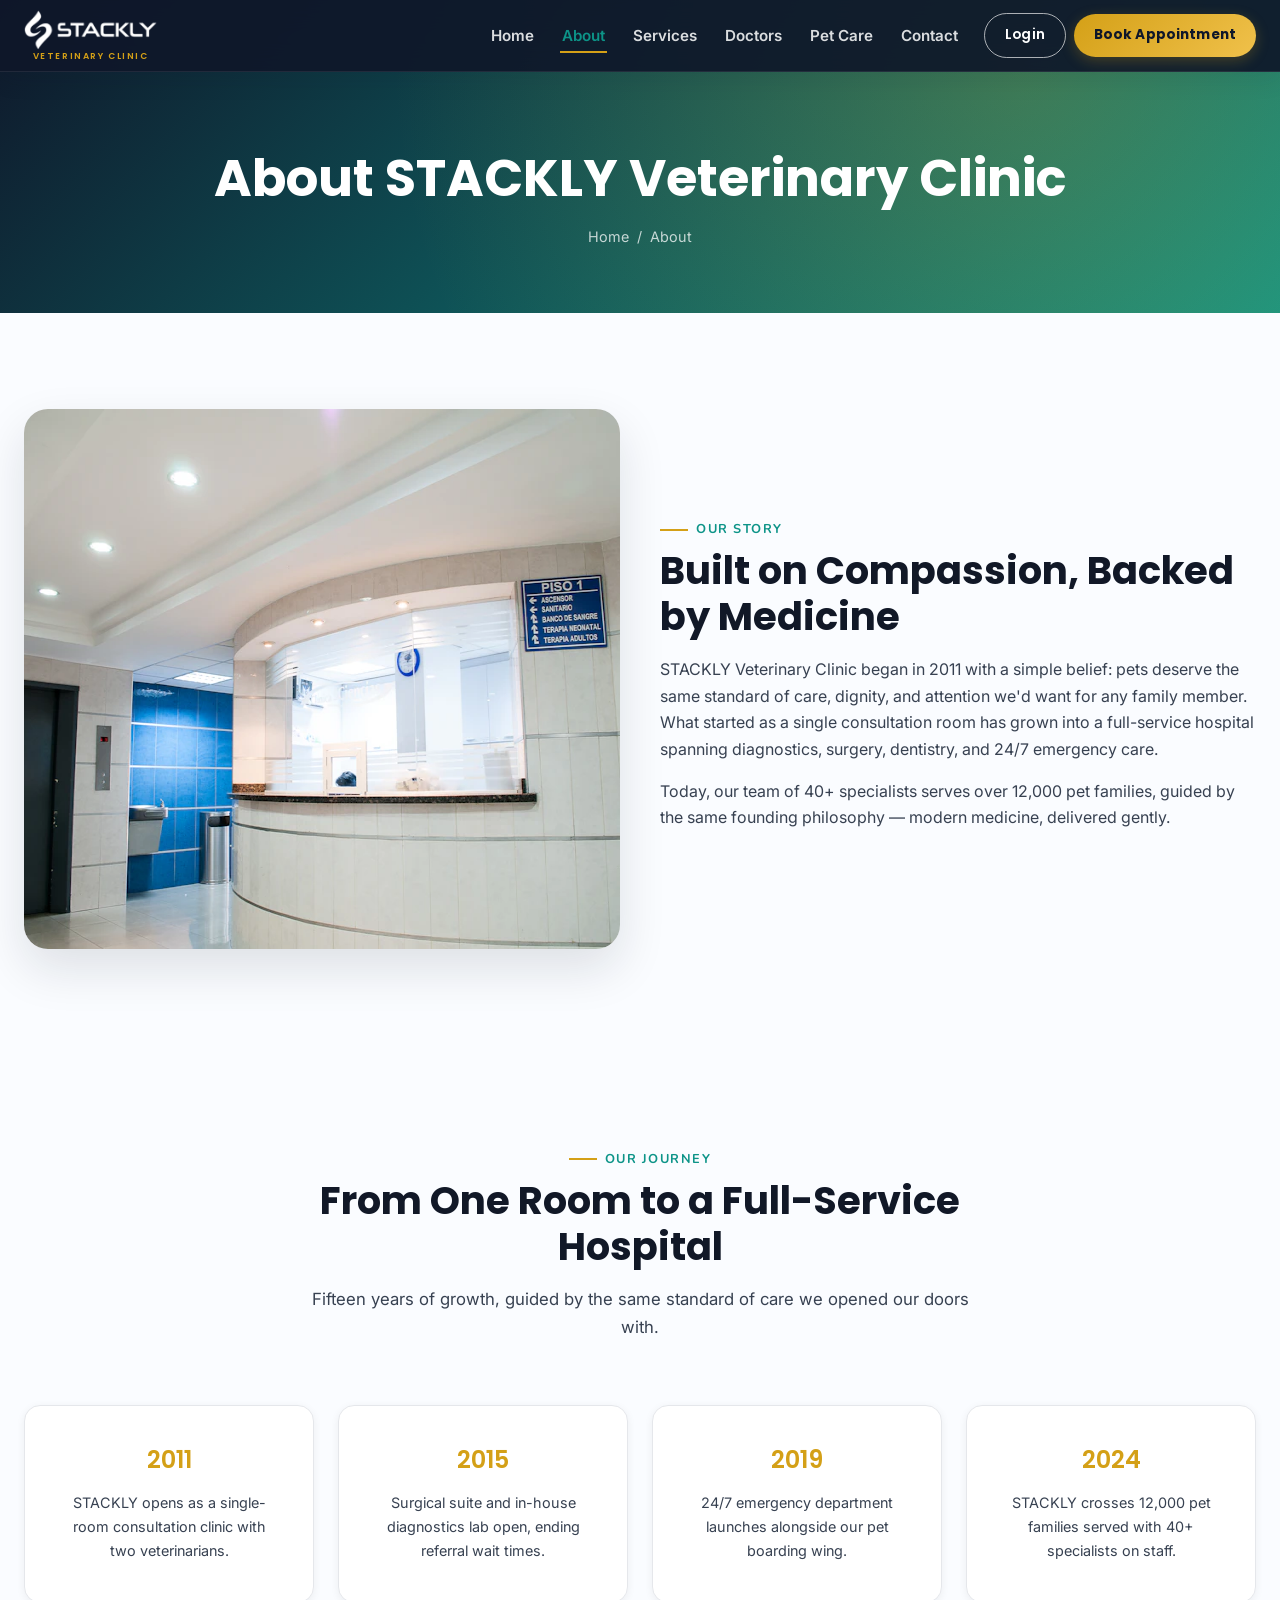
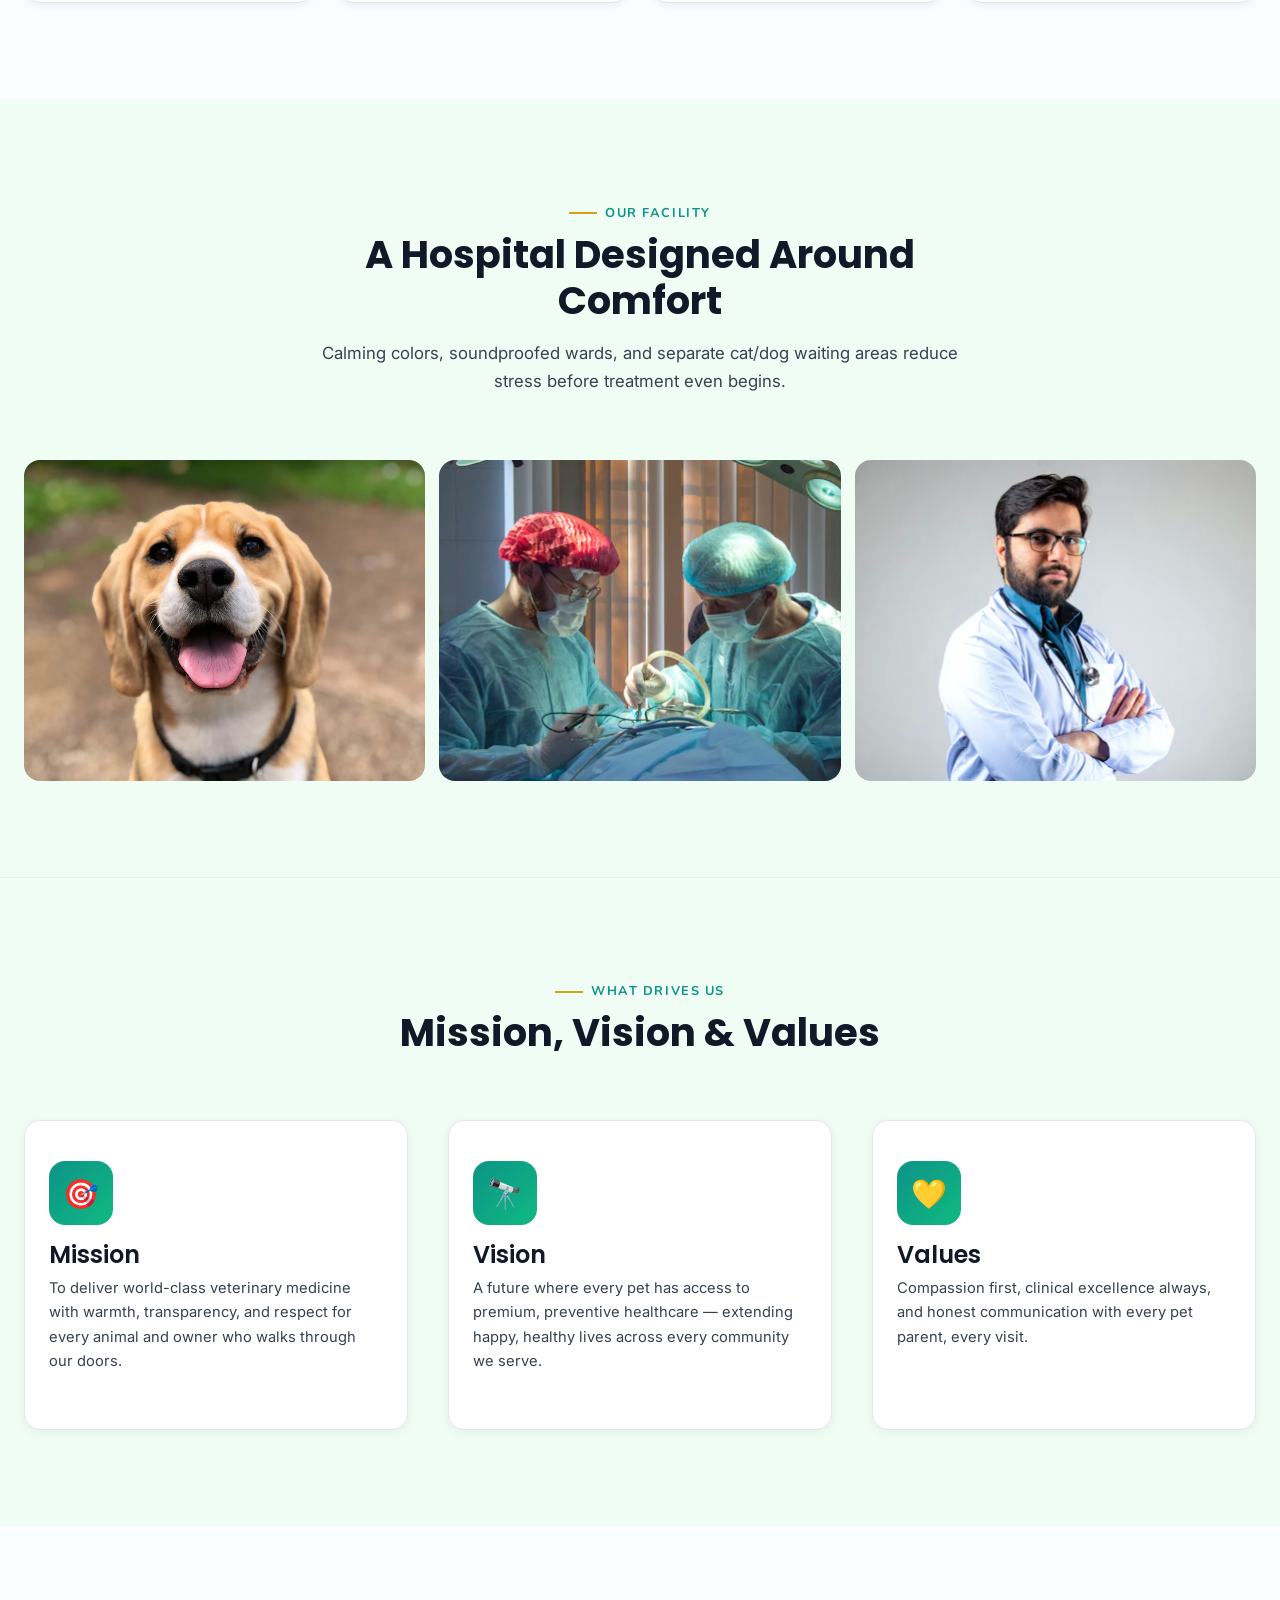
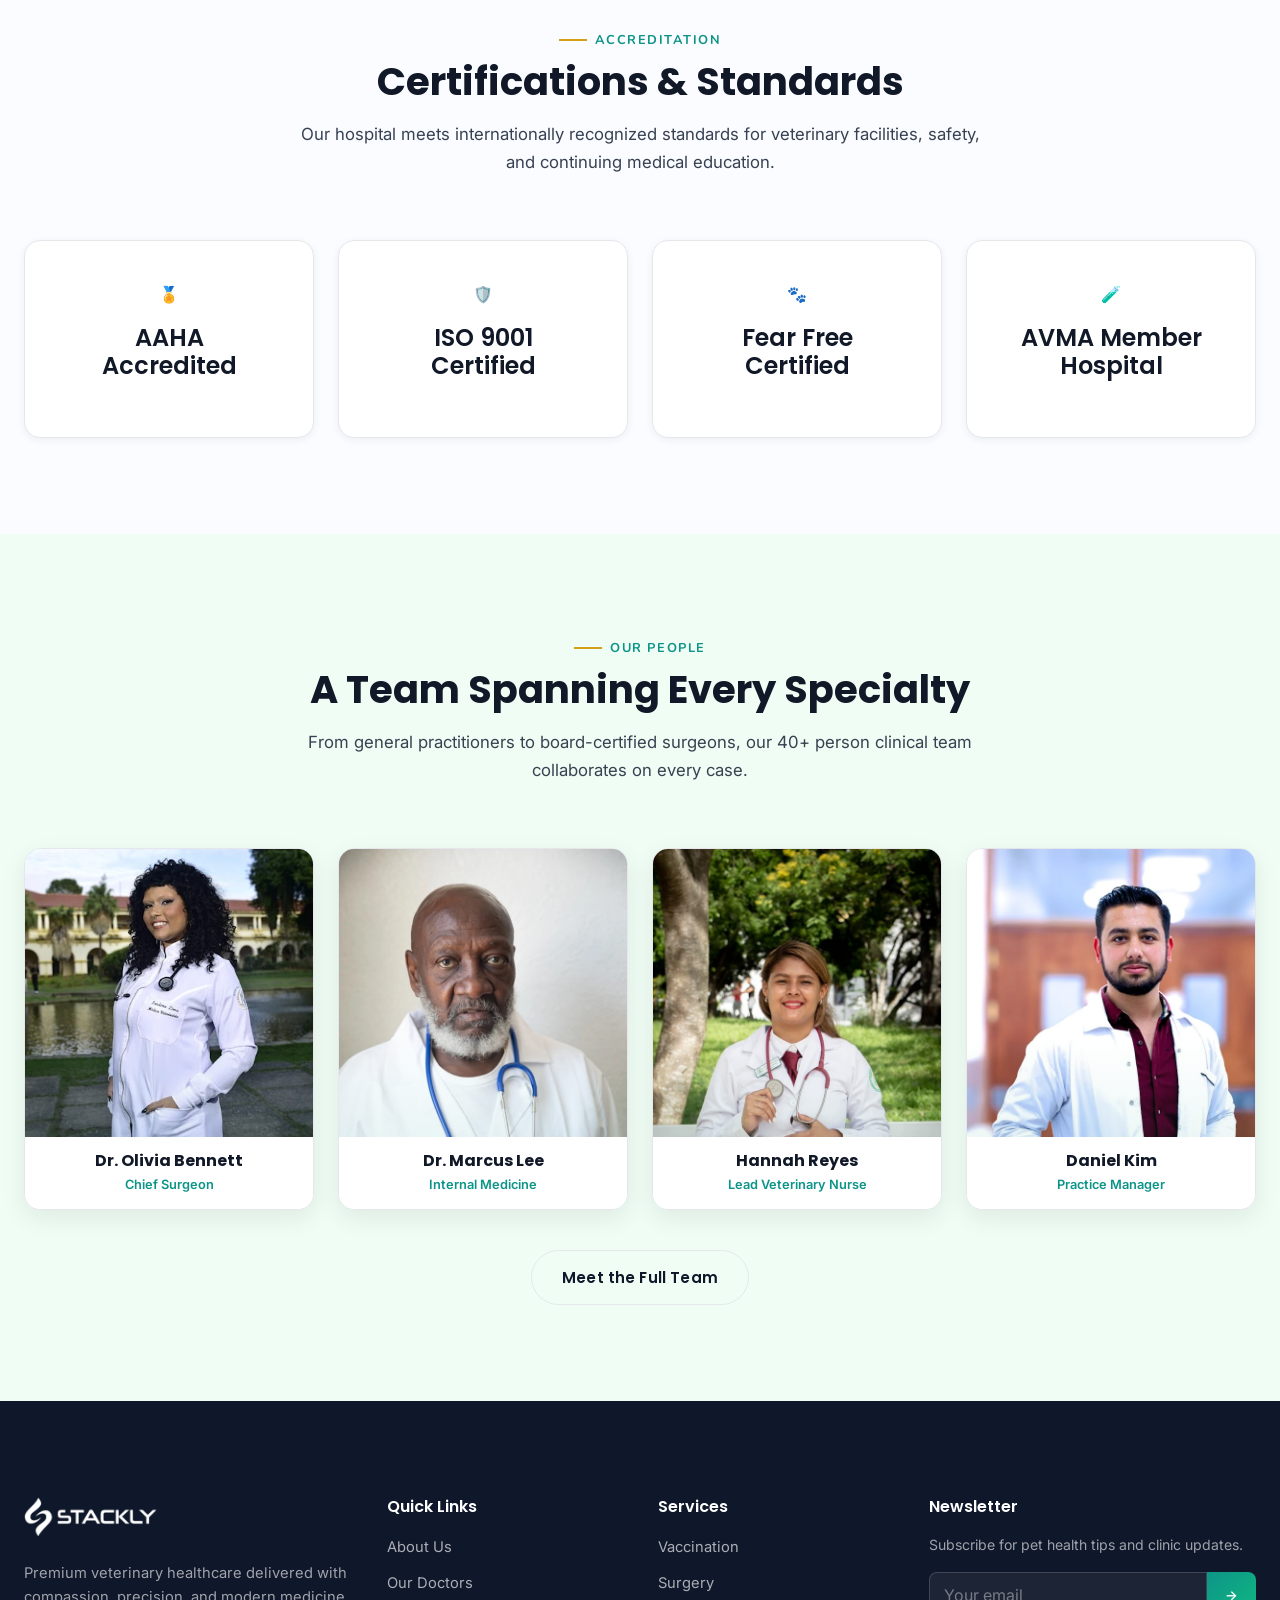
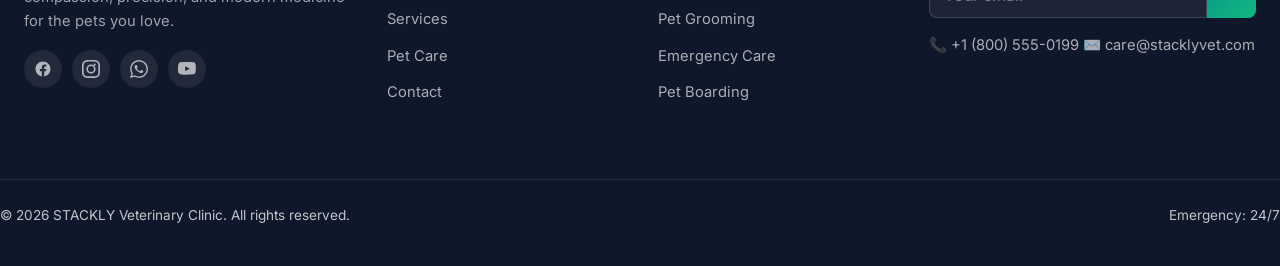
<file: about.html>
<!DOCTYPE html>
<html lang="en">
<head>
  <meta charset="UTF-8">
  <meta name="viewport" content="width=device-width, initial-scale=1.0">
  <title>About Us | STACKLY Veterinary Clinic</title>
  <meta name="description" content="Learn about STACKLY Veterinary Clinic's story, mission, values, certifications, and the team dedicated to premium pet healthcare.">
  <link rel="icon" href="Images/stackly-logo.webp" type="image/webp">
  <link rel="preconnect" href="https://fonts.googleapis.com">
  <link rel="preconnect" href="https://fonts.gstatic.com" crossorigin>
  <link href="https://fonts.googleapis.com/css2?family=Poppins:wght@500;600;700&family=Inter:wght@400;500;600;700&family=Nunito:wght@600;700&display=swap" rel="stylesheet">
  <link rel="stylesheet" href="assets/css/variables.css">
  <link rel="stylesheet" href="assets/css/base.css">
  <link rel="stylesheet" href="assets/css/layout.css">
  <link rel="stylesheet" href="assets/css/components.css">
  <link rel="stylesheet" href="assets/css/animations.css">
</head>
<body data-page="about">
  <a href="#main-content" class="skip-link">Skip to content</a>
  <header id="site-header" class="site-header"></header>

  <main id="main-content">
    <section class="page-hero">
      <div class="container">
        <h1>About STACKLY Veterinary Clinic</h1>
        <nav class="breadcrumb" aria-label="Breadcrumb">
          <a href="index.html">Home</a><span>/</span><span>About</span>
        </nav>
      </div>
    </section>

    <!-- ================= STORY ================= -->
    <section class="section">
      <div class="container grid-2" style="align-items:center;">
        <div data-animate="zoom-in">
          <img src="Images/webp/clinic-reception.webp" alt="STACKLY Veterinary Clinic reception area" loading="lazy" style="width:100%;border-radius:var(--radius-lg);box-shadow:var(--shadow-lg);" width="700" height="540">
        </div>
        <div data-animate="fade-up">
          <span class="eyebrow">Our Story</span>
          <h2>Built on Compassion, Backed by Medicine</h2>
          <p>STACKLY Veterinary Clinic began in 2011 with a simple belief: pets deserve the same standard of care, dignity, and attention we'd want for any family member. What started as a single consultation room has grown into a full-service hospital spanning diagnostics, surgery, dentistry, and 24/7 emergency care.</p>
          <p>Today, our team of 40+ specialists serves over 12,000 pet families, guided by the same founding philosophy — modern medicine, delivered gently.</p>
        </div>
      </div>
    </section>

    <!-- ================= MILESTONES ================= -->
    <section class="section">
      <div class="container">
        <div class="section-head" data-animate="fade-up">
          <span class="eyebrow">Our Journey</span>
          <h2>From One Room to a Full-Service Hospital</h2>
          <p>Fifteen years of growth, guided by the same standard of care we opened our doors with.</p>
        </div>
        <div class="grid-4">
          <div class="card text-center" style="padding:var(--space-lg);" data-animate="fade-up">
            <h3 style="color:var(--color-gold);">2011</h3>
            <p style="margin:0;font-size:0.9rem;">STACKLY opens as a single-room consultation clinic with two veterinarians.</p>
          </div>
          <div class="card text-center" style="padding:var(--space-lg);" data-animate="fade-up" data-delay="100">
            <h3 style="color:var(--color-gold);">2015</h3>
            <p style="margin:0;font-size:0.9rem;">Surgical suite and in-house diagnostics lab open, ending referral wait times.</p>
          </div>
          <div class="card text-center" style="padding:var(--space-lg);" data-animate="fade-up" data-delay="200">
            <h3 style="color:var(--color-gold);">2019</h3>
            <p style="margin:0;font-size:0.9rem;">24/7 emergency department launches alongside our pet boarding wing.</p>
          </div>
          <div class="card text-center" style="padding:var(--space-lg);" data-animate="fade-up" data-delay="300">
            <h3 style="color:var(--color-gold);">2024</h3>
            <p style="margin:0;font-size:0.9rem;">STACKLY crosses 12,000 pet families served with 40+ specialists on staff.</p>
          </div>
        </div>
      </div>
    </section>

    <!-- ================= FACILITY ================= -->
    <section class="section section-alt">
      <div class="container">
        <div class="section-head" data-animate="fade-up">
          <span class="eyebrow">Our Facility</span>
          <h2>A Hospital Designed Around Comfort</h2>
          <p>Calming colors, soundproofed wards, and separate cat/dog waiting areas reduce stress before treatment even begins.</p>
        </div>
        <div class="masonry" style="grid-template-columns:repeat(3,1fr);">
          <div class="g-item" data-animate="zoom-in"><img src="Images/webp/dog-with-family.webp" alt="Calming patient waiting lounge" loading="lazy" width="420" height="420"></div>
          <div class="g-item" data-animate="zoom-in" data-delay="100"><img src="Images/webp/surgical-suite.webp" alt="Fully equipped surgical theatre" loading="lazy" width="420" height="420"></div>
          <div class="g-item" data-animate="zoom-in" data-delay="200"><img src="Images/webp/diagnostic-imaging.webp" alt="In-house diagnostic imaging suite" loading="lazy" width="420" height="420"></div>
        </div>
      </div>
    </section>

    <!-- ================= MISSION / VISION / VALUES ================= -->
    <section class="section section-alt">
      <div class="container">
        <div class="section-head" data-animate="fade-up">
          <span class="eyebrow">What Drives Us</span>
          <h2>Mission, Vision &amp; Values</h2>
        </div>
        <div class="grid-3">
          <article class="card service-card" data-animate="fade-up">
            <div class="icon-badge">🎯</div>
            <h3>Mission</h3>
            <p>To deliver world-class veterinary medicine with warmth, transparency, and respect for every animal and owner who walks through our doors.</p>
          </article>
          <article class="card service-card" data-animate="fade-up" data-delay="100">
            <div class="icon-badge">🔭</div>
            <h3>Vision</h3>
            <p>A future where every pet has access to premium, preventive healthcare — extending happy, healthy lives across every community we serve.</p>
          </article>
          <article class="card service-card" data-animate="fade-up" data-delay="200">
            <div class="icon-badge">💛</div>
            <h3>Values</h3>
            <p>Compassion first, clinical excellence always, and honest communication with every pet parent, every visit.</p>
          </article>
        </div>
      </div>
    </section>

    <!-- ================= CERTIFICATIONS ================= -->
    <section class="section">
      <div class="container">
        <div class="section-head" data-animate="fade-up">
          <span class="eyebrow">Accreditation</span>
          <h2>Certifications &amp; Standards</h2>
          <p>Our hospital meets internationally recognized standards for veterinary facilities, safety, and continuing medical education.</p>
        </div>
        <div class="grid-4">
          <div class="card text-center" style="padding:var(--space-lg);" data-animate="zoom-in">
            <div class="icon-badge" style="margin:0 auto var(--space-sm);">🏅</div>
            <h3>AAHA Accredited</h3>
          </div>
          <div class="card text-center" style="padding:var(--space-lg);" data-animate="zoom-in" data-delay="100">
            <div class="icon-badge" style="margin:0 auto var(--space-sm);">🛡️</div>
            <h3>ISO 9001 Certified</h3>
          </div>
          <div class="card text-center" style="padding:var(--space-lg);" data-animate="zoom-in" data-delay="200">
            <div class="icon-badge" style="margin:0 auto var(--space-sm);">🐾</div>
            <h3>Fear Free Certified</h3>
          </div>
          <div class="card text-center" style="padding:var(--space-lg);" data-animate="zoom-in" data-delay="300">
            <div class="icon-badge" style="margin:0 auto var(--space-sm);">🧪</div>
            <h3>AVMA Member Hospital</h3>
          </div>
        </div>
      </div>
    </section>

    <!-- ================= TEAM OVERVIEW ================= -->
    <section class="section section-alt">
      <div class="container">
        <div class="section-head" data-animate="fade-up">
          <span class="eyebrow">Our People</span>
          <h2>A Team Spanning Every Specialty</h2>
          <p>From general practitioners to board-certified surgeons, our 40+ person clinical team collaborates on every case.</p>
        </div>
        <div class="grid-4">

          <!-- Dr. Olivia Bennett -->
          <article class="doctor-flip-wrapper" data-animate="zoom-in">
            <div class="doctor-flip-card">
              <div class="doctor-flip-front">
                <div class="doctor-img-wrap">
                  <img src="Images/webp/dr-olivia-bennett.webp" alt="Dr. Olivia Bennett" loading="lazy">
                </div>
                <div class="doctor-front-info">
                  <h3>Dr. Olivia Bennett</h3>
                  <span class="doctor-specialty">Chief Surgeon</span>
                  <span class="flip-hint">hover to learn more ›</span>
                </div>
              </div>
              <div class="doctor-flip-back">
                <p class="doctor-back-name">Dr. Olivia Bennett</p>
                <span class="doctor-back-specialty">Chief Surgeon</span>
                <div class="back-divider"></div>
                <p class="doctor-back-bio">Leads our surgical department with a focus on minimally invasive orthopedic and soft-tissue procedures.</p>
                <a href="doctors.html" class="doctor-back-btn">View Profile →</a>
              </div>
            </div>
          </article>

          <!-- Dr. Marcus Lee -->
          <article class="doctor-flip-wrapper" data-animate="zoom-in" data-delay="100">
            <div class="doctor-flip-card">
              <div class="doctor-flip-front">
                <div class="doctor-img-wrap">
                  <img src="Images/webp/dr-marcus-lee.webp" alt="Dr. Marcus Lee" loading="lazy">
                </div>
                <div class="doctor-front-info">
                  <h3>Dr. Marcus Lee</h3>
                  <span class="doctor-specialty">Internal Medicine</span>
                  <span class="flip-hint">hover to learn more ›</span>
                </div>
              </div>
              <div class="doctor-flip-back">
                <p class="doctor-back-name">Dr. Marcus Lee</p>
                <span class="doctor-back-specialty">Internal Medicine</span>
                <div class="back-divider"></div>
                <p class="doctor-back-bio">Specializes in diagnosing complex chronic conditions and managing long-term care plans for senior pets.</p>
                <a href="doctors.html" class="doctor-back-btn">View Profile →</a>
              </div>
            </div>
          </article>

          <!-- Hannah Reyes -->
          <article class="doctor-flip-wrapper" data-animate="zoom-in" data-delay="200">
            <div class="doctor-flip-card">
              <div class="doctor-flip-front">
                <div class="doctor-img-wrap">
                  <img src="Images/webp/dr-grace-tanaka.webp" alt="Hannah Reyes" loading="lazy">
                </div>
                <div class="doctor-front-info">
                  <h3>Hannah Reyes</h3>
                  <span class="doctor-specialty">Lead Veterinary Nurse</span>
                  <span class="flip-hint">hover to learn more ›</span>
                </div>
              </div>
              <div class="doctor-flip-back">
                <p class="doctor-back-name">Hannah Reyes</p>
                <span class="doctor-back-specialty">Lead Veterinary Nurse</span>
                <div class="back-divider"></div>
                <p class="doctor-back-bio">Coordinates patient care across all departments, ensuring every pet receives attentive, compassionate support.</p>
                <a href="doctors.html" class="doctor-back-btn">Meet the Team →</a>
              </div>
            </div>
          </article>

          <!-- Daniel Kim -->
          <article class="doctor-flip-wrapper" data-animate="zoom-in" data-delay="300">
            <div class="doctor-flip-card">
              <div class="doctor-flip-front">
                <div class="doctor-img-wrap">
                  <img src="Images/webp/dr-samuel-brooks.webp" alt="Daniel Kim" loading="lazy">
                </div>
                <div class="doctor-front-info">
                  <h3>Daniel Kim</h3>
                  <span class="doctor-specialty">Practice Manager</span>
                  <span class="flip-hint">hover to learn more ›</span>
                </div>
              </div>
              <div class="doctor-flip-back">
                <p class="doctor-back-name">Daniel Kim</p>
                <span class="doctor-back-specialty">Practice Manager</span>
                <div class="back-divider"></div>
                <p class="doctor-back-bio">Oversees daily clinic operations, client relations, and staff coordination to keep everything running smoothly.</p>
                <a href="doctors.html" class="doctor-back-btn">Meet the Team →</a>
              </div>
            </div>
          </article>

        </div>
        <div class="text-center" style="margin-top:2.5rem;">
          <a href="doctors.html" class="btn btn-outline-dark">Meet the Full Team</a>
        </div>
      </div>
    </section>
  </main>

  <footer id="site-footer" class="site-footer"></footer>
  <button id="scrollTopBtn" class="scroll-top" aria-label="Scroll to top">↑</button>

  <script src="assets/js/layout.js"></script>
  <script src="assets/js/main.js"></script>
</body>
</html>
</file>
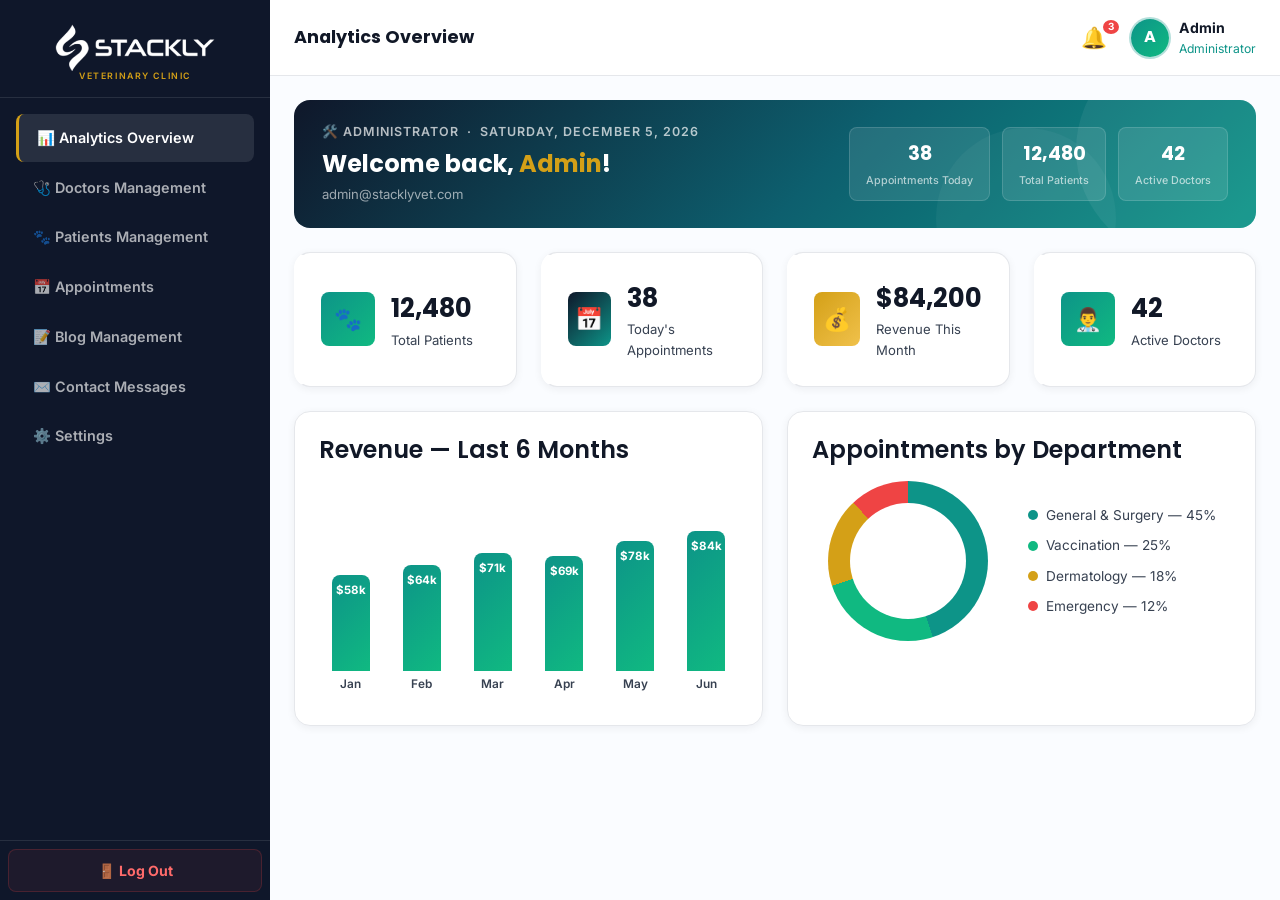
<file: admin-dashboard.html>
<!DOCTYPE html>
<html lang="en">
<head>
  <meta charset="UTF-8">
  <meta name="viewport" content="width=device-width, initial-scale=1.0">
  <title>Admin Dashboard | STACKLY Veterinary Clinic</title>
  <meta name="description" content="STACKLY Veterinary Clinic admin dashboard — manage doctors, patients, appointments, blog content, and clinic analytics.">
  <link rel="icon" href="Images/stackly-logo.webp" type="image/webp">
  <link rel="preconnect" href="https://fonts.googleapis.com">
  <link rel="preconnect" href="https://fonts.gstatic.com" crossorigin>
  <link href="https://fonts.googleapis.com/css2?family=Poppins:wght@500;600;700&family=Inter:wght@400;500;600;700&family=Nunito:wght@600;700&display=swap" rel="stylesheet">
  <link rel="stylesheet" href="assets/css/variables.css">
  <link rel="stylesheet" href="assets/css/base.css">
  <link rel="stylesheet" href="assets/css/components.css">
  <link rel="stylesheet" href="assets/css/animations.css">
  <link rel="stylesheet" href="assets/css/dashboard.css">
</head>
<body data-page="admin-dashboard">
  <div class="dash-shell">
    <!-- ================= SIDEBAR ================= -->
    <aside class="dash-sidebar">
      <div class="dash-brand">
        <a href="admin-dashboard.html" class="brand">
          <div class="brand-text">
            <img src="Images/stackly-logo.webp" alt="STACKLY Veterinary Clinic" width="44" height="44">
            <span class="brand-tagline">VETERINARY CLINIC</span>
          </div>
        </a>
        <button class="sidebar-close-btn" id="sidebarClose" aria-label="Close sidebar">&#x2715;</button>
      </div>
      <nav class="dash-nav" aria-label="Admin navigation">
        <a href="#" data-target="panel-overview" class="active">📊 Analytics Overview</a>
        <a href="#" data-target="panel-doctors">🩺 Doctors Management</a>
        <a href="#" data-target="panel-patients">🐾 Patients Management</a>
        <a href="#" data-target="panel-appointments">📅 Appointments</a>
        <a href="#" data-target="panel-blog">📝 Blog Management</a>
        <a href="#" data-target="panel-messages">✉️ Contact Messages</a>
        <a href="#" data-target="panel-settings">⚙️ Settings</a>
      </nav>
      <div class="dash-logout-wrapper">
        <a href="login.html" data-action="logout" class="dash-logout-btn">🚪 Log Out</a>
      </div>
    </aside>
    <div class="dash-overlay" id="dashOverlay"></div>

    <!-- ================= MAIN ================= -->
    <div class="dash-main">
      <div class="dash-topbar">
        <div style="display:flex;align-items:center;gap:14px;">
          <button class="sidebar-toggle-btn" id="sidebarToggle" aria-label="Toggle sidebar">☰</button>
          <h1 id="dashTitle" style="font-size:1.1rem;margin:0;">Analytics Overview</h1>
        </div>
        <div class="dash-topbar-right">
          <button class="notif-btn" id="notifBtn" aria-label="Notifications">🔔<span class="notif-badge">3</span></button>
          <div class="notif-dropdown" id="notifDropdown">
            <div class="notif-item"><span class="notif-dot"></span><div><strong>New appointment</strong><br>Sarah Whitman booked with Dr. Lee for Jun 18.</div></div>
            <div class="notif-item"><span class="notif-dot"></span><div><strong>New message</strong><br>James Okafor sent a billing question.</div></div>
            <div class="notif-item"><span class="notif-dot"></span><div><strong>Low stock alert</strong><br>Pharmacy: Amoxicillin running low.</div></div>
          </div>
          <div class="topbar-user">
            <div class="user-avatar-initial" id="topbarAvatar">A</div>
            <div><div class="user-name" id="topbarUserName">Admin</div><div class="user-role">Administrator</div></div>
          </div>
        </div>
      </div>

      <div class="dash-content">

        <!-- ============ HERO ============ -->
        <div class="dash-hero">
          <div class="dash-hero-left">
            <p class="dash-hero-eyebrow">🛠️ Administrator &nbsp;·&nbsp; <span id="heroDate"></span></p>
            <h2 class="dash-hero-title">Welcome back, <span class="hero-name" id="heroUserName">Admin</span>!</h2>
            <p class="dash-hero-sub" id="heroUserEmail">admin@stacklyvet.com</p>
          </div>
          <div class="dash-hero-right">
            <div class="dash-hero-stat">
              <span class="dash-hero-stat-val">38</span>
              <span class="dash-hero-stat-label">Appointments Today</span>
            </div>
            <div class="dash-hero-stat">
              <span class="dash-hero-stat-val">12,480</span>
              <span class="dash-hero-stat-label">Total Patients</span>
            </div>
            <div class="dash-hero-stat">
              <span class="dash-hero-stat-val">42</span>
              <span class="dash-hero-stat-label">Active Doctors</span>
            </div>
          </div>
        </div>

        <!-- ============ OVERVIEW ============ -->
        <section class="dash-section active" id="panel-overview">
          <div class="kpi-grid">
            <div class="card kpi-card" data-animate="fade-up">
              <div class="kpi-icon" style="background:var(--gradient-emerald);">🐾</div>
              <div><div class="kpi-value">12,480</div><div class="kpi-label">Total Patients</div></div>
            </div>
            <div class="card kpi-card" data-animate="fade-up" data-delay="50">
              <div class="kpi-icon" style="background:var(--gradient-primary);">📅</div>
              <div><div class="kpi-value">38</div><div class="kpi-label">Today's Appointments</div></div>
            </div>
            <div class="card kpi-card" data-animate="fade-up" data-delay="100">
              <div class="kpi-icon" style="background:var(--gradient-gold);color:var(--color-navy);">💰</div>
              <div><div class="kpi-value">$84,200</div><div class="kpi-label">Revenue This Month</div></div>
            </div>
            <div class="card kpi-card" data-animate="fade-up" data-delay="150">
              <div class="kpi-icon" style="background:var(--gradient-emerald);">👨‍⚕️</div>
              <div><div class="kpi-value">42</div><div class="kpi-label">Active Doctors</div></div>
            </div>
          </div>

          <div class="grid-2" style="margin-bottom:var(--space-lg);">
            <div class="card chart-card" data-animate="fade-up">
              <h3>Revenue — Last 6 Months</h3>
              <div class="bar-chart" data-max="100">
                <div class="bar-col"><div class="bar" data-value="58">$58k</div><span class="bar-label">Jan</span></div>
                <div class="bar-col"><div class="bar" data-value="64">$64k</div><span class="bar-label">Feb</span></div>
                <div class="bar-col"><div class="bar" data-value="71">$71k</div><span class="bar-label">Mar</span></div>
                <div class="bar-col"><div class="bar" data-value="69">$69k</div><span class="bar-label">Apr</span></div>
                <div class="bar-col"><div class="bar" data-value="78">$78k</div><span class="bar-label">May</span></div>
                <div class="bar-col"><div class="bar" data-value="84">$84k</div><span class="bar-label">Jun</span></div>
              </div>
            </div>
            <div class="card chart-card" data-animate="fade-up" data-delay="100">
              <h3>Appointments by Department</h3>
              <div class="donut-wrap">
                <div class="donut"></div>
                <div class="donut-legend">
                  <span><i class="dot" style="background:var(--color-teal);"></i>General &amp; Surgery — 45%</span>
                  <span><i class="dot" style="background:var(--color-emerald);"></i>Vaccination — 25%</span>
                  <span><i class="dot" style="background:var(--color-gold);"></i>Dermatology — 18%</span>
                  <span><i class="dot" style="background:var(--color-error);"></i>Emergency — 12%</span>
                </div>
              </div>
            </div>
          </div>
        </section>

        <!-- ============ DOCTORS MANAGEMENT ============ -->
        <section class="dash-section" id="panel-doctors">
          <div class="dash-section-head"><h2>Doctors Management</h2><a href="404.html" class="btn btn-primary btn-sm">+ Add Doctor</a></div>
          <div style="overflow-x:auto;">
            <table class="data-table">
              <thead><tr><th>Doctor</th><th>Department</th><th>Experience</th><th>Status</th><th>Action</th></tr></thead>
              <tbody>
                <tr><td>Dr. Olivia Bennett</td><td>Surgery</td><td>18 yrs</td><td><span class="status-pill confirmed">Active</span></td><td><a href="404.html" class="card-link">Edit</a></td></tr>
                <tr><td>Dr. Marcus Lee</td><td>Internal Medicine</td><td>14 yrs</td><td><span class="status-pill confirmed">Active</span></td><td><a href="404.html" class="card-link">Edit</a></td></tr>
                <tr><td>Dr. Priya Nandan</td><td>Dermatology</td><td>11 yrs</td><td><span class="status-pill confirmed">Active</span></td><td><a href="404.html" class="card-link">Edit</a></td></tr>
                <tr><td>Dr. Ethan Cole</td><td>Emergency</td><td>9 yrs</td><td><span class="status-pill confirmed">Active</span></td><td><a href="404.html" class="card-link">Edit</a></td></tr>
                <tr><td>Dr. Grace Tanaka</td><td>Dentistry</td><td>12 yrs</td><td><span class="status-pill pending">On Leave</span></td><td><a href="404.html" class="card-link">Edit</a></td></tr>
              </tbody>
            </table>
          </div>
        </section>

        <!-- ============ PATIENTS MANAGEMENT ============ -->
        <section class="dash-section" id="panel-patients">
          <div class="dash-section-head"><h2>Patients Management</h2><a href="404.html" class="btn btn-primary btn-sm">+ Add Patient</a></div>
          <div style="overflow-x:auto;">
            <table class="data-table">
              <thead><tr><th>Owner</th><th>Pet</th><th>Species</th><th>Last Visit</th><th>Action</th></tr></thead>
              <tbody>
                <tr><td>Sarah Whitman</td><td>Milo</td><td>Cat</td><td>Jun 02, 2026</td><td><a href="404.html" class="card-link">View</a></td></tr>
                <tr><td>James Okafor</td><td>Rex</td><td>Dog</td><td>May 28, 2026</td><td><a href="404.html" class="card-link">View</a></td></tr>
                <tr><td>Elena Marquez</td><td>Luna &amp; Nova</td><td>Cat</td><td>May 21, 2026</td><td><a href="404.html" class="card-link">View</a></td></tr>
                <tr><td>Priya Kapoor</td><td>Bruno</td><td>Dog</td><td>May 14, 2026</td><td><a href="404.html" class="card-link">View</a></td></tr>
                <tr><td>Marcus Webb</td><td>Kiwi</td><td>Bird</td><td>May 09, 2026</td><td><a href="404.html" class="card-link">View</a></td></tr>
              </tbody>
            </table>
          </div>
        </section>

        <!-- ============ APPOINTMENTS ============ -->
        <section class="dash-section" id="panel-appointments">
          <div class="dash-section-head"><h2>Appointments</h2><a href="404.html" class="btn btn-primary btn-sm">+ New Appointment</a></div>
          <div style="overflow-x:auto;">
            <table class="data-table">
              <thead><tr><th>Patient</th><th>Doctor</th><th>Date</th><th>Time</th><th>Status</th></tr></thead>
              <tbody>
                <tr><td>Milo (Sarah Whitman)</td><td>Dr. Marcus Lee</td><td>Jun 16, 2026</td><td>10:00 AM</td><td><span class="status-pill confirmed">Confirmed</span></td></tr>
                <tr><td>Rex (James Okafor)</td><td>Dr. Ethan Cole</td><td>Jun 16, 2026</td><td>11:30 AM</td><td><span class="status-pill pending">Pending</span></td></tr>
                <tr><td>Bruno (Priya Kapoor)</td><td>Dr. Grace Tanaka</td><td>Jun 17, 2026</td><td>9:00 AM</td><td><span class="status-pill confirmed">Confirmed</span></td></tr>
                <tr><td>Kiwi (Marcus Webb)</td><td>Dr. Layla Haddad</td><td>Jun 17, 2026</td><td>2:00 PM</td><td><span class="status-pill cancelled">Cancelled</span></td></tr>
                <tr><td>Cooper (Aisha Thompson)</td><td>Dr. Olivia Bennett</td><td>Jun 18, 2026</td><td>3:30 PM</td><td><span class="status-pill pending">Pending</span></td></tr>
              </tbody>
            </table>
          </div>
        </section>

        <!-- ============ BLOG MANAGEMENT ============ -->
        <section class="dash-section" id="panel-blog">
          <div class="dash-section-head"><h2>Blog Management</h2><a href="404.html" class="btn btn-primary btn-sm">+ New Post</a></div>
          <div style="overflow-x:auto;">
            <table class="data-table">
              <thead><tr><th>Title</th><th>Category</th><th>Author</th><th>Status</th><th>Action</th></tr></thead>
              <tbody>
                <tr><td>The Complete Guide to Preventive Pet Care</td><td>Wellness</td><td>Dr. Olivia Bennett</td><td><span class="status-pill confirmed">Published</span></td><td><a href="404.html" class="card-link">Edit</a></td></tr>
                <tr><td>7 Signs Your Pet's Diet Needs a Check-Up</td><td>Nutrition</td><td>Dr. Marcus Lee</td><td><span class="status-pill confirmed">Published</span></td><td><a href="404.html" class="card-link">Edit</a></td></tr>
                <tr><td>Vaccination Timeline for Puppies &amp; Kittens</td><td>Vaccination</td><td>Admin</td><td><span class="status-pill confirmed">Published</span></td><td><a href="404.html" class="card-link">Edit</a></td></tr>
                <tr><td>STACKLY Opens Expanded Imaging Wing</td><td>Clinic News</td><td>Admin</td><td><span class="status-pill pending">Draft</span></td><td><a href="404.html" class="card-link">Edit</a></td></tr>
              </tbody>
            </table>
          </div>
        </section>

        <!-- ============ CONTACT MESSAGES ============ -->
        <section class="dash-section" id="panel-messages">
          <div class="dash-section-head"><h2>Contact Messages</h2></div>
          <div style="overflow-x:auto;">
            <table class="data-table">
              <thead><tr><th>Name</th><th>Subject</th><th>Date</th><th>Status</th><th>Action</th></tr></thead>
              <tbody>
                <tr><td>James Okafor</td><td>Billing</td><td>Jun 14, 2026</td><td><span class="status-pill pending">Unread</span></td><td><a href="404.html" class="card-link">View</a></td></tr>
                <tr><td>Aisha Thompson</td><td>Appointment Question</td><td>Jun 13, 2026</td><td><span class="status-pill confirmed">Replied</span></td><td><a href="404.html" class="card-link">View</a></td></tr>
                <tr><td>Marcus Webb</td><td>General Inquiry</td><td>Jun 12, 2026</td><td><span class="status-pill confirmed">Replied</span></td><td><a href="404.html" class="card-link">View</a></td></tr>
              </tbody>
            </table>
          </div>
        </section>

        <!-- ============ SETTINGS ============ -->
        <section class="dash-section" id="panel-settings">
          <div class="dash-section-head"><h2>Settings</h2></div>
          <div class="card settings-form" style="padding:var(--space-lg);">
            <div class="form-group">
              <label for="settingsName">Full Name</label>
              <input type="text" id="settingsName" class="form-control" value="Clinic Administrator">
            </div>
            <div class="form-group">
              <label for="settingsEmail">Email Address</label>
              <input type="email" id="settingsEmail" class="form-control" value="admin@stacklyvet.com">
            </div>
            <div class="form-group">
              <label for="settingsNotif">Notification Preferences</label>
              <select id="settingsNotif" class="form-control">
                <option>All notifications</option>
                <option>Appointments only</option>
                <option>None</option>
              </select>
            </div>
            <a href="404.html" class="btn btn-primary">Save Changes</a>
          </div>
        </section>

      </div>
    </div>
  </div>

  <script src="assets/js/main.js"></script>
  <script src="assets/js/dashboard.js"></script>
</body>
</html>
</file>
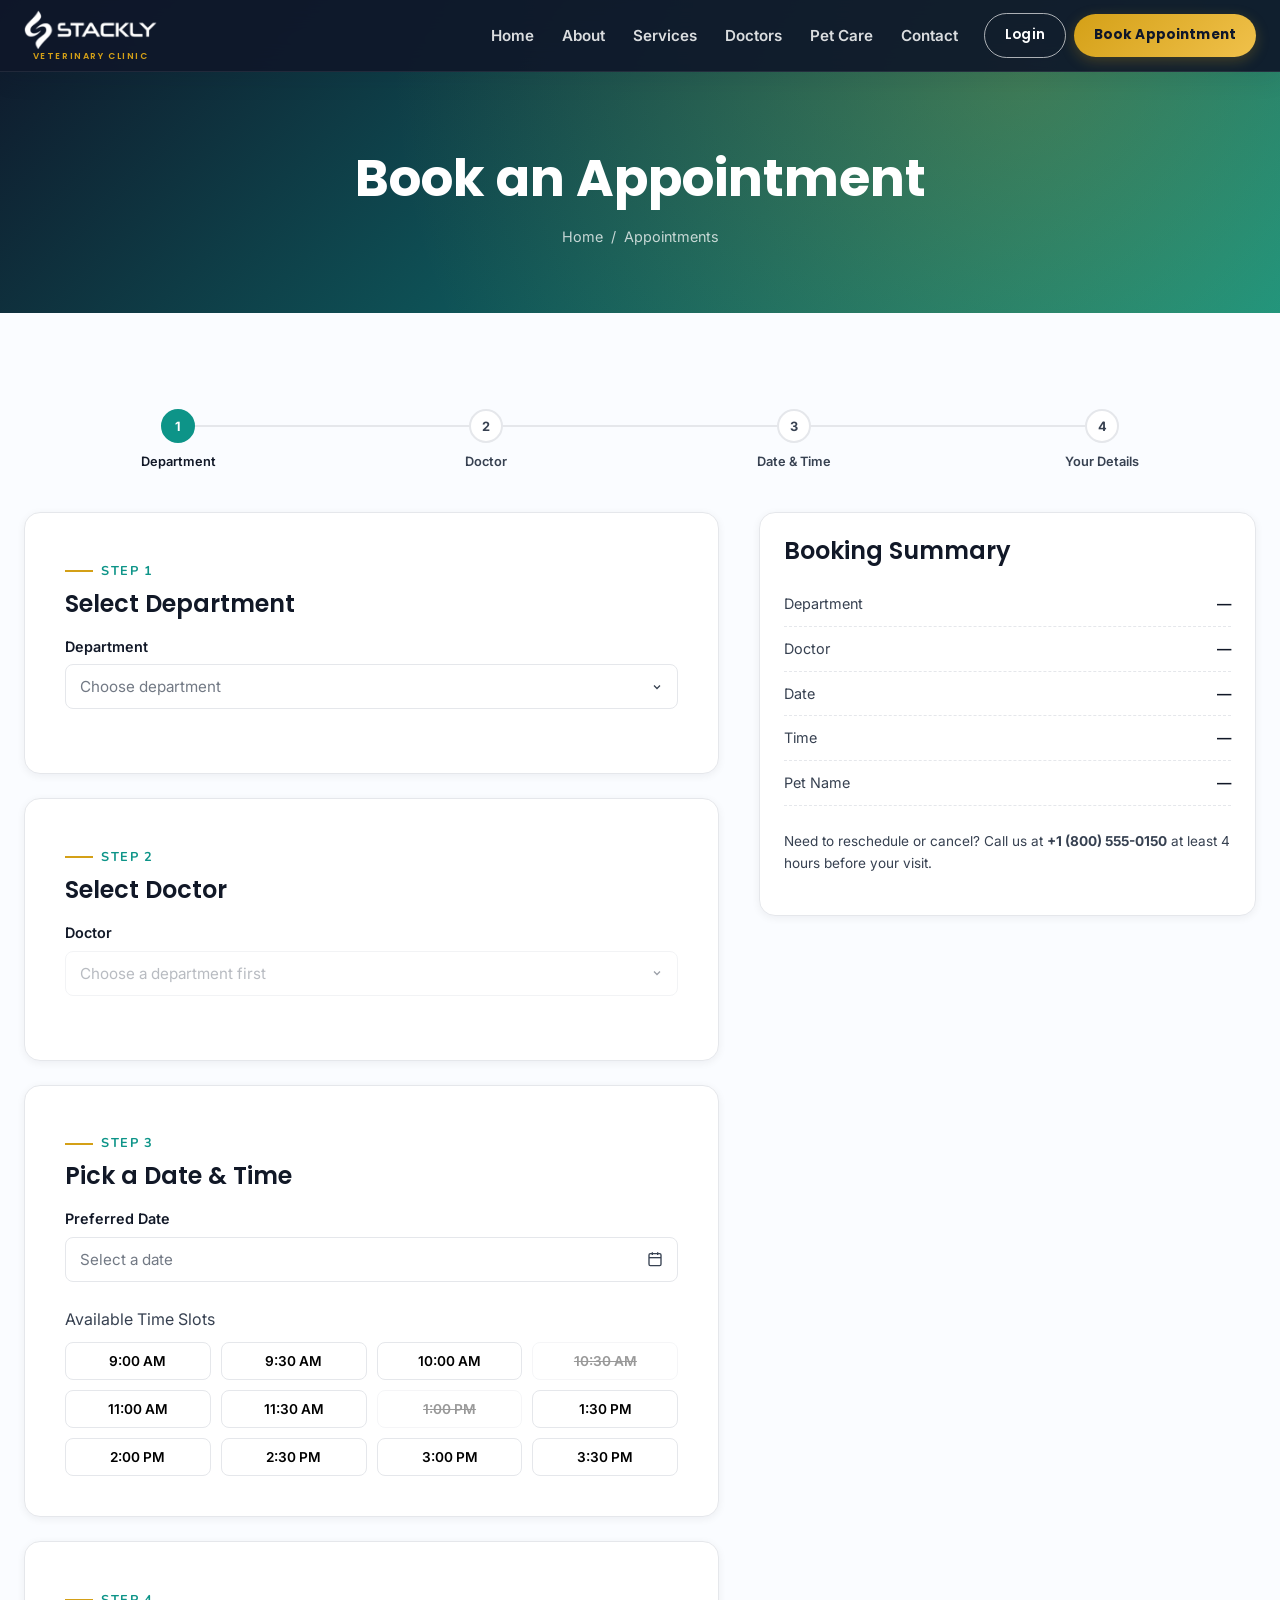
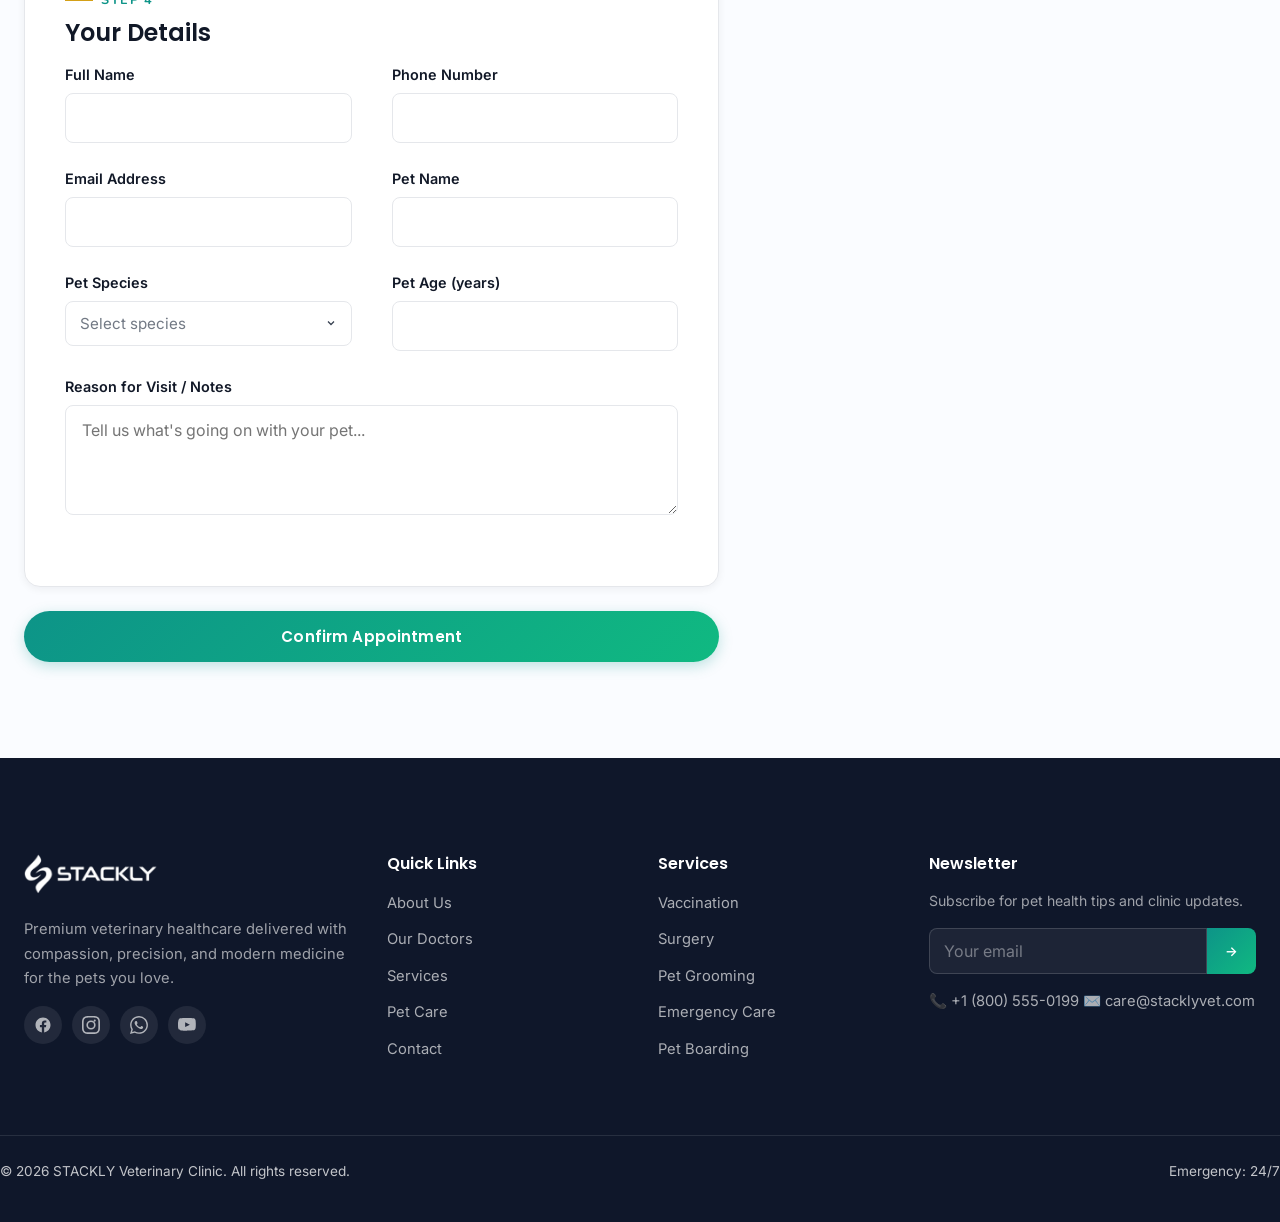
<file: appointments.html>
<!DOCTYPE html>
<html lang="en">
<head>
  <meta charset="UTF-8">
  <meta name="viewport" content="width=device-width, initial-scale=1.0">
  <title>Book an Appointment | STACKLY Veterinary Clinic</title>
  <meta name="description" content="Book an appointment at STACKLY Veterinary Clinic — choose your department, doctor, date, and preferred time slot in minutes.">
  <link rel="icon" href="Images/stackly-logo.webp" type="image/webp">
  <link rel="preconnect" href="https://fonts.googleapis.com">
  <link rel="preconnect" href="https://fonts.gstatic.com" crossorigin>
  <link href="https://fonts.googleapis.com/css2?family=Poppins:wght@500;600;700&family=Inter:wght@400;500;600;700&family=Nunito:wght@600;700&display=swap" rel="stylesheet">
  <link rel="stylesheet" href="assets/css/variables.css">
  <link rel="stylesheet" href="assets/css/base.css">
  <link rel="stylesheet" href="assets/css/layout.css">
  <link rel="stylesheet" href="assets/css/components.css">
  <link rel="stylesheet" href="assets/css/animations.css">
  <style>
    .booking-shell { display: grid; grid-template-columns: 1.4fr 1fr; gap: var(--space-lg); align-items: start; }
    .steps-row { display: flex; justify-content: space-between; margin-bottom: var(--space-lg); }
    .step { display: flex; flex-direction: column; align-items: center; gap: 8px; flex: 1; position: relative; font-size: 0.8rem; font-weight: 600; color: var(--color-body); }
    .step::before { content: ''; position: absolute; top: 16px; left: -50%; width: 100%; height: 2px; background: var(--color-border); z-index: -1; }
    .step:first-child::before { display: none; }
    .step .step-num { width: 34px; height: 34px; border-radius: 50%; display: grid; place-items: center; background: var(--color-card); border: 2px solid var(--color-border); color: var(--color-body); font-weight: 700; transition: all var(--t-fast); }
    .step.is-active .step-num, .step.is-done .step-num { background: var(--color-teal); border-color: var(--color-teal); color: #fff; }
    .step.is-active, .step.is-done { color: var(--color-heading); }

    .timeslot-grid { display: grid; grid-template-columns: repeat(4, 1fr); gap: 10px; margin-top: 10px; }
    .timeslot { padding: 10px 6px; border: 1.5px solid var(--color-border); border-radius: var(--radius-sm); background: var(--color-card); font-size: 0.85rem; font-weight: 600; text-align: center; transition: all var(--t-fast); }
    .timeslot:hover { border-color: var(--color-teal); }
    .timeslot.is-selected { background: var(--gradient-emerald); color: #fff; border-color: transparent; }
    .timeslot.is-unavailable { opacity: 0.4; text-decoration: line-through; cursor: not-allowed; pointer-events: none; }

    .summary-card { padding: var(--space-md); position: sticky; top: calc(var(--header-height) + 20px); }
    .summary-row { display: flex; justify-content: space-between; padding: 10px 0; border-bottom: 1px dashed var(--color-border); font-size: 0.9rem; }
    .summary-row span:first-child { color: var(--color-body); }
    .summary-row span:last-child { font-weight: 600; color: var(--color-heading); }

    /* Each form card stacks above the one below — prevents dropdowns hiding behind next card */
    .booking-shell form > .card:nth-child(1) { position: relative; z-index: 40; }
    .booking-shell form > .card:nth-child(2) { position: relative; z-index: 30; }
    .booking-shell form > .card:nth-child(3) { position: relative; z-index: 20; }
    .booking-shell form > .card:nth-child(4) { position: relative; z-index: 10; }

    /* ── Shared trigger style (used by custom select + custom date picker) ── */
    .cust-trigger {
      width: 100%; display: flex; align-items: center; justify-content: space-between; gap: 8px;
      background: var(--color-card); border: 1.5px solid var(--color-border);
      border-radius: var(--radius-sm); padding: 12px 14px;
      font-size: 0.95rem; color: var(--color-body); text-align: left;
      cursor: pointer; transition: border-color var(--t-fast), border-radius var(--t-fast);
      font-family: inherit;
    }
    .cust-trigger:hover { border-color: var(--color-teal); }
    .cust-trigger:focus { border-color: var(--color-teal); outline: none; }
    .cust-trigger-label { flex: 1; overflow: hidden; text-overflow: ellipsis; white-space: nowrap; }
    .cust-trigger-label.is-placeholder { color: var(--color-body); opacity: 0.7; }
    .cust-trigger-icon { flex-shrink: 0; display: grid; place-items: center; transition: transform var(--t-fast); }
    .cust-trigger-icon svg { display: block; }

    /* ── Custom Select ── */
    .cust-sel { position: relative; width: 100%; }
    .cust-sel .cust-trigger { border-radius: var(--radius-sm); }
    .cust-sel.is-open .cust-trigger { border-color: var(--color-teal); border-radius: var(--radius-sm) var(--radius-sm) 0 0; }
    .cust-sel.is-open .cust-trigger-icon { transform: rotate(180deg); }
    .cust-sel.is-disabled .cust-trigger { opacity: 0.5; cursor: not-allowed; }
    .cust-sel__list {
      position: absolute; top: 100%; left: 0; right: 0;
      background: var(--color-card); border: 1.5px solid var(--color-teal); border-top: none;
      border-radius: 0 0 var(--radius-sm) var(--radius-sm);
      box-shadow: 0 8px 24px rgba(0,0,0,0.14); z-index: 3000;
      max-height: 210px; overflow-y: auto;
      display: none; list-style: none; margin: 0; padding: 4px 0;
    }
    .cust-sel.is-open .cust-sel__list { display: block; }
    .cust-sel__opt {
      padding: 11px 16px; font-size: 0.9rem; color: var(--color-heading);
      cursor: pointer; transition: background var(--t-fast);
      white-space: nowrap; overflow: hidden; text-overflow: ellipsis;
      border: none; background: none; width: 100%; text-align: left; font-family: inherit;
    }
    .cust-sel__opt:hover { background: var(--color-bg-alt); color: var(--color-teal); }
    .cust-sel__opt.is-selected { background: var(--color-teal); color: #fff; }
    .cust-sel__opt.is-placeholder { color: var(--color-body); opacity: 0.7; font-style: italic; }

    /* ── Custom Date Picker ── */
    .cust-date { position: relative; width: 100%; }
    .cust-date.is-open .cust-trigger { border-color: var(--color-teal); border-radius: var(--radius-sm) var(--radius-sm) 0 0; }
    .cust-date.is-open .cust-trigger-icon { transform: rotate(0deg); }
    .cust-date__cal {
      position: absolute; top: 100%; left: 0; right: 0;
      background: var(--color-card); border: 1.5px solid var(--color-teal); border-top: none;
      border-radius: 0 0 var(--radius-sm) var(--radius-sm);
      box-shadow: 0 8px 24px rgba(0,0,0,0.14); z-index: 3000;
      display: none; padding: 10px 12px 12px;
    }
    .cust-date.is-open .cust-date__cal { display: block; }
    .cust-date__nav { display: flex; align-items: center; justify-content: space-between; margin-bottom: 8px; }
    .cust-date__nav-btn {
      background: none; border: 1px solid var(--color-border); border-radius: var(--radius-sm);
      width: 28px; height: 28px; display: grid; place-items: center;
      cursor: pointer; font-size: 1rem; color: var(--color-heading); line-height: 1;
      transition: background var(--t-fast), border-color var(--t-fast), color var(--t-fast);
      font-family: inherit;
    }
    .cust-date__nav-btn:hover { background: var(--color-teal); color: #fff; border-color: var(--color-teal); }
    .cust-date__month-lbl { font-weight: 700; font-size: 0.88rem; color: var(--color-heading); }
    .cust-date__grid { display: grid; grid-template-columns: repeat(7, 1fr); gap: 2px; }
    .cust-date__wday { text-align: center; font-size: 0.68rem; font-weight: 700; color: var(--color-body); padding: 4px 0; }
    .cust-date__day {
      text-align: center; padding: 7px 2px; font-size: 0.8rem;
      border-radius: var(--radius-sm); cursor: pointer;
      transition: background var(--t-fast), color var(--t-fast);
      border: none; background: none; font-family: inherit; color: var(--color-heading); width: 100%;
    }
    .cust-date__day:hover:not(:disabled):not(.is-other-month) { background: rgba(13,148,136,0.12); color: var(--color-teal); }
    .cust-date__day.is-today { background: rgba(13,148,136,0.12); color: var(--color-teal); font-weight: 700; }
    .cust-date__day.is-selected { background: var(--color-teal) !important; color: #fff !important; font-weight: 700; }
    .cust-date__day.is-other-month { color: var(--color-border); cursor: default; }
    .cust-date__day:disabled { opacity: 0.28; cursor: not-allowed; }

    @media (max-width: 900px) { .booking-shell { grid-template-columns: 1fr; } .summary-card { position: static; } }
    @media (max-width: 480px) { .timeslot-grid { grid-template-columns: repeat(2, 1fr); } .steps-row { font-size: 0.7rem; } }

    @media (max-width: 600px) {
      .apt-container { padding-left: 0 !important; padding-right: 0 !important; }
      .booking-shell .card {
        padding: 1rem 1.25rem !important;
        border-radius: 0 !important;
        border-left: none !important;
        border-right: none !important;
        margin-bottom: 8px !important;
      }
      .steps-row { gap: 4px; padding: 0 1rem; }
      .step { font-size: 0.65rem; }
      .form-control,
      input[type="text"].form-control,
      input[type="tel"].form-control,
      input[type="email"].form-control,
      input[type="number"].form-control,
      textarea.form-control {
        width: 100% !important; max-width: 100% !important;
        min-width: 0 !important; box-sizing: border-box !important;
        font-size: 0.88rem !important;
      }
      .cust-trigger { font-size: 0.88rem; padding: 10px 12px; }
      .cust-sel__opt { font-size: 0.88rem; padding: 10px 14px; }
      .cust-date__day { font-size: 0.76rem; padding: 6px 1px; }
      .cust-date__wday { font-size: 0.62rem; }
      .cust-date__month-lbl { font-size: 0.82rem; }
      .grid-2 { gap: var(--space-sm) !important; }
    }
  </style>
</head>
<body data-page="appointments">
  <a href="#main-content" class="skip-link">Skip to content</a>
  <header id="site-header" class="site-header"></header>

  <main id="main-content">
    <section class="page-hero">
      <div class="container">
        <h1>Book an Appointment</h1>
        <nav class="breadcrumb" aria-label="Breadcrumb">
          <a href="index.html">Home</a><span>/</span><span>Appointments</span>
        </nav>
      </div>
    </section>

    <section class="section">
      <div class="container apt-container">
        <div class="steps-row" aria-hidden="true">
          <div class="step is-active"><div class="step-num">1</div>Department</div>
          <div class="step"><div class="step-num">2</div>Doctor</div>
          <div class="step"><div class="step-num">3</div>Date &amp; Time</div>
          <div class="step"><div class="step-num">4</div>Your Details</div>
        </div>

        <div class="booking-shell">
          <form id="appointmentForm" data-validate novalidate>

            <!-- Step 1: Department -->
            <div class="card" style="padding:var(--space-lg);margin-bottom:var(--space-md);" data-animate="fade-up">
              <span class="eyebrow">Step 1</span>
              <h3>Select Department</h3>
              <div class="form-group">
                <label>Department</label>
                <div class="cust-sel" id="deptSel">
                  <button type="button" class="cust-trigger" aria-haspopup="listbox" aria-expanded="false">
                    <span class="cust-trigger-label is-placeholder">Choose department</span>
                    <span class="cust-trigger-icon"><svg width="12" height="12" viewBox="0 0 24 24" fill="none" stroke="currentColor" stroke-width="2.5"><polyline points="6 9 12 15 18 9"/></svg></span>
                  </button>
                  <ul class="cust-sel__list" role="listbox">
                    <li class="cust-sel__opt is-placeholder" data-value="">Choose department</li>
                    <li class="cust-sel__opt" data-value="general">General Practice</li>
                    <li class="cust-sel__opt" data-value="surgery">Surgery</li>
                    <li class="cust-sel__opt" data-value="medicine">Internal Medicine</li>
                    <li class="cust-sel__opt" data-value="dermatology">Dermatology &amp; Allergy</li>
                    <li class="cust-sel__opt" data-value="dentistry">Dentistry</li>
                    <li class="cust-sel__opt" data-value="emergency">Emergency &amp; Critical Care</li>
                    <li class="cust-sel__opt" data-value="exotic">Exotic &amp; Avian Medicine</li>
                  </ul>
                  <input type="hidden" id="department" name="department">
                </div>
              </div>
            </div>

            <!-- Step 2: Doctor -->
            <div class="card" style="padding:var(--space-lg);margin-bottom:var(--space-md);" data-animate="fade-up" data-delay="100">
              <span class="eyebrow">Step 2</span>
              <h3>Select Doctor</h3>
              <div class="form-group">
                <label>Doctor</label>
                <div class="cust-sel is-disabled" id="doctorSel">
                  <button type="button" class="cust-trigger" aria-haspopup="listbox" aria-expanded="false" disabled>
                    <span class="cust-trigger-label is-placeholder">Choose a department first</span>
                    <span class="cust-trigger-icon"><svg width="12" height="12" viewBox="0 0 24 24" fill="none" stroke="currentColor" stroke-width="2.5"><polyline points="6 9 12 15 18 9"/></svg></span>
                  </button>
                  <ul class="cust-sel__list" role="listbox">
                    <li class="cust-sel__opt is-placeholder" data-value="">Choose a department first</li>
                  </ul>
                  <input type="hidden" id="doctor" name="doctor">
                </div>
              </div>
            </div>

            <!-- Step 3: Date & Time -->
            <div class="card" style="padding:var(--space-lg);margin-bottom:var(--space-md);" data-animate="fade-up" data-delay="200">
              <span class="eyebrow">Step 3</span>
              <h3>Pick a Date &amp; Time</h3>
              <div class="form-group">
                <label>Preferred Date</label>
                <div class="cust-date" id="datePicker">
                  <button type="button" class="cust-trigger" id="datePickerBtn" aria-haspopup="true" aria-expanded="false">
                    <span class="cust-trigger-label is-placeholder" id="datePickerLabel">Select a date</span>
                    <span class="cust-trigger-icon">
                      <svg width="16" height="16" viewBox="0 0 24 24" fill="none" stroke="currentColor" stroke-width="2">
                        <rect x="3" y="4" width="18" height="18" rx="2"/><line x1="16" y1="2" x2="16" y2="6"/><line x1="8" y1="2" x2="8" y2="6"/><line x1="3" y1="10" x2="21" y2="10"/>
                      </svg>
                    </span>
                  </button>
                  <div class="cust-date__cal" id="dateCal">
                    <div class="cust-date__nav">
                      <button type="button" class="cust-date__nav-btn cust-date__prev">&#8249;</button>
                      <span class="cust-date__month-lbl"></span>
                      <button type="button" class="cust-date__nav-btn cust-date__next">&#8250;</button>
                    </div>
                    <div class="cust-date__grid"></div>
                  </div>
                  <input type="hidden" id="apptDate" name="apptDate">
                </div>
              </div>
              <label style="margin-top:var(--space-sm);display:block;">Available Time Slots</label>
              <div class="timeslot-grid" id="timeslotGrid">
                <button type="button" class="timeslot">9:00 AM</button>
                <button type="button" class="timeslot">9:30 AM</button>
                <button type="button" class="timeslot">10:00 AM</button>
                <button type="button" class="timeslot is-unavailable">10:30 AM</button>
                <button type="button" class="timeslot">11:00 AM</button>
                <button type="button" class="timeslot">11:30 AM</button>
                <button type="button" class="timeslot is-unavailable">1:00 PM</button>
                <button type="button" class="timeslot">1:30 PM</button>
                <button type="button" class="timeslot">2:00 PM</button>
                <button type="button" class="timeslot">2:30 PM</button>
                <button type="button" class="timeslot">3:00 PM</button>
                <button type="button" class="timeslot">3:30 PM</button>
              </div>
              <input type="hidden" id="selectedSlot" name="selectedSlot">
            </div>

            <!-- Step 4: Your Details -->
            <div class="card" style="padding:var(--space-lg);margin-bottom:var(--space-md);" data-animate="fade-up" data-delay="300">
              <span class="eyebrow">Step 4</span>
              <h3>Your Details</h3>
              <div class="grid-2">
                <div class="form-group">
                  <label for="ownerName">Full Name</label>
                  <input type="text" id="ownerName" name="ownerName" class="form-control" data-rule="name" required>
                  <div class="field-message error-message">&#9888; Enter your full name.</div>
                  <div class="field-message success-message">&#10003; Looks good.</div>
                </div>
                <div class="form-group">
                  <label for="ownerPhone">Phone Number</label>
                  <input type="tel" id="ownerPhone" name="ownerPhone" class="form-control" data-rule="phone" required>
                  <div class="field-message error-message">&#9888; Enter a valid phone number.</div>
                  <div class="field-message success-message">&#10003; Looks good.</div>
                </div>
              </div>
              <div class="grid-2">
                <div class="form-group">
                  <label for="ownerEmail">Email Address</label>
                  <input type="email" id="ownerEmail" name="ownerEmail" class="form-control" data-rule="email" required>
                  <div class="field-message error-message">&#9888; Enter a valid email.</div>
                  <div class="field-message success-message">&#10003; Looks good.</div>
                </div>
                <div class="form-group">
                  <label for="petName">Pet Name</label>
                  <input type="text" id="petName" name="petName" class="form-control" required>
                  <div class="field-message error-message">&#9888; Enter your pet's name.</div>
                  <div class="field-message success-message">&#10003; Looks good.</div>
                </div>
              </div>
              <div class="grid-2">
                <div class="form-group">
                  <label>Pet Species</label>
                  <div class="cust-sel" id="speciesSel">
                    <button type="button" class="cust-trigger" aria-haspopup="listbox" aria-expanded="false">
                      <span class="cust-trigger-label is-placeholder">Select species</span>
                      <span class="cust-trigger-icon"><svg width="12" height="12" viewBox="0 0 24 24" fill="none" stroke="currentColor" stroke-width="2.5"><polyline points="6 9 12 15 18 9"/></svg></span>
                    </button>
                    <ul class="cust-sel__list" role="listbox">
                      <li class="cust-sel__opt is-placeholder" data-value="">Select species</li>
                      <li class="cust-sel__opt" data-value="dog">Dog</li>
                      <li class="cust-sel__opt" data-value="cat">Cat</li>
                      <li class="cust-sel__opt" data-value="bird">Bird</li>
                      <li class="cust-sel__opt" data-value="rabbit">Rabbit</li>
                      <li class="cust-sel__opt" data-value="other">Other</li>
                    </ul>
                    <input type="hidden" id="petSpecies" name="petSpecies">
                  </div>
                </div>
                <div class="form-group">
                  <label for="petAge">Pet Age (years)</label>
                  <input type="number" id="petAge" name="petAge" class="form-control" min="0" max="40">
                </div>
              </div>
              <div class="form-group">
                <label for="apptNotes">Reason for Visit / Notes</label>
                <textarea id="apptNotes" name="apptNotes" class="form-control" rows="4" placeholder="Tell us what's going on with your pet..."></textarea>
              </div>
            </div>

            <button type="submit" class="btn btn-primary btn-block">Confirm Appointment</button>
            <p id="appointmentSuccess" style="display:none;color:var(--color-success);margin-top:12px;font-weight:600;text-align:center;">&#10003; Appointment request received! We'll confirm by phone or email shortly.</p>
          </form>

          <aside class="card summary-card" data-animate="fade-up" data-delay="150">
            <h3>Booking Summary</h3>
            <div class="summary-row"><span>Department</span><span id="sumDept">—</span></div>
            <div class="summary-row"><span>Doctor</span><span id="sumDoctor">—</span></div>
            <div class="summary-row"><span>Date</span><span id="sumDate">—</span></div>
            <div class="summary-row"><span>Time</span><span id="sumTime">—</span></div>
            <div class="summary-row"><span>Pet Name</span><span id="sumPet">—</span></div>
            <p style="margin-top:var(--space-md);font-size:0.85rem;color:var(--color-body);">Need to reschedule or cancel? Call us at <strong>+1 (800) 555-0150</strong> at least 4 hours before your visit.</p>
          </aside>
        </div>
      </div>
    </section>
  </main>

  <footer id="site-footer" class="site-footer"></footer>
  <button id="scrollTopBtn" class="scroll-top" aria-label="Scroll to top">&#8593;</button>

  <link rel="stylesheet" href="assets/css/home.css">
  <script src="assets/js/layout.js"></script>
  <script src="assets/js/main.js"></script>
  <script src="assets/js/validation.js"></script>
  <script>
  (function () {
    /* ── Data ── */
    const DOCTORS_BY_DEPT = {
      general:     [{ val: 'Dr. Samuel Brooks',  label: 'Dr. Samuel Brooks' }],
      surgery:     [{ val: 'Dr. Olivia Bennett', label: 'Dr. Olivia Bennett' },
                    { val: 'Dr. Noah Whitfield', label: 'Dr. Noah Whitfield' }],
      medicine:    [{ val: 'Dr. Marcus Lee',     label: 'Dr. Marcus Lee' }],
      dermatology: [{ val: 'Dr. Priya Nandan',   label: 'Dr. Priya Nandan' }],
      dentistry:   [{ val: 'Dr. Grace Tanaka',   label: 'Dr. Grace Tanaka' }],
      emergency:   [{ val: 'Dr. Ethan Cole',     label: 'Dr. Ethan Cole' }],
      exotic:      [{ val: 'Dr. Layla Haddad',   label: 'Dr. Layla Haddad' }],
    };
    const DEPT_FULL = {
      general: 'General Practice', surgery: 'Surgery',
      medicine: 'Internal Medicine', dermatology: 'Dermatology & Allergy',
      dentistry: 'Dentistry', emergency: 'Emergency & Critical Care',
      exotic: 'Exotic & Avian Medicine',
    };

    /* ── Close all custom controls ── */
    function closeAll(except) {
      document.querySelectorAll('.cust-sel.is-open, .cust-date.is-open').forEach(el => {
        if (el !== except) {
          el.classList.remove('is-open');
          const btn = el.querySelector('[aria-expanded]');
          if (btn) btn.setAttribute('aria-expanded', 'false');
        }
      });
    }
    document.addEventListener('click', () => closeAll(null));

    /* ── Custom Select factory ── */
    function makeCustSel(wrapId, onChange) {
      const wrap   = document.getElementById(wrapId);
      const btn    = wrap.querySelector('.cust-trigger');
      const lbl    = wrap.querySelector('.cust-trigger-label');
      const list   = wrap.querySelector('.cust-sel__list');
      const hidden = wrap.querySelector('input[type="hidden"]');

      function bindItems() {
        list.querySelectorAll('.cust-sel__opt').forEach(opt => {
          opt.addEventListener('click', () => pick(opt));
        });
      }
      function pick(opt) {
        hidden.value = opt.dataset.value;
        lbl.textContent = opt.textContent;
        lbl.classList.toggle('is-placeholder', !opt.dataset.value);
        list.querySelectorAll('.cust-sel__opt').forEach(o => o.classList.remove('is-selected'));
        if (opt.dataset.value) opt.classList.add('is-selected');
        close();
        if (onChange) onChange(opt.dataset.value);
      }
      function open() {
        if (btn.disabled) return;
        closeAll(wrap);
        wrap.classList.add('is-open');
        btn.setAttribute('aria-expanded', 'true');
      }
      function close() {
        wrap.classList.remove('is-open');
        btn.setAttribute('aria-expanded', 'false');
      }
      btn.addEventListener('click', e => { e.stopPropagation(); wrap.classList.contains('is-open') ? close() : open(); });

      function setOpts(items) {
        list.innerHTML = items.map(o =>
          `<li class="cust-sel__opt${o.val === '' ? ' is-placeholder' : ''}" data-value="${o.val}">${o.label}</li>`
        ).join('');
        hidden.value = '';
        lbl.textContent = items[0] ? items[0].label : '';
        lbl.classList.add('is-placeholder');
        wrap.classList.remove('is-disabled');
        btn.disabled = false;
        bindItems();
      }
      function disable(msg) {
        list.innerHTML = `<li class="cust-sel__opt is-placeholder" data-value="">${msg}</li>`;
        hidden.value = '';
        lbl.textContent = msg;
        lbl.classList.add('is-placeholder');
        wrap.classList.add('is-disabled');
        btn.disabled = true;
        close();
      }

      bindItems();
      return { getValue: () => hidden.value, setOpts, disable };
    }

    /* ── Custom Date Picker ── */
    function makeDatePicker(wrapId, onPick) {
      const wrap    = document.getElementById(wrapId);
      const trigger = document.getElementById('datePickerBtn');
      const lbl     = document.getElementById('datePickerLabel');
      const cal     = document.getElementById('dateCal');
      const hidden  = document.getElementById('apptDate');
      const monthLbl = cal.querySelector('.cust-date__month-lbl');
      const grid    = cal.querySelector('.cust-date__grid');
      const prevBtn = cal.querySelector('.cust-date__prev');
      const nextBtn = cal.querySelector('.cust-date__next');

      const MONTHS = ['January','February','March','April','May','June','July','August','September','October','November','December'];
      const WDAYS  = ['Su','Mo','Tu','We','Th','Fr','Sa'];

      const today = new Date(); today.setHours(0, 0, 0, 0);
      let view     = new Date(today.getFullYear(), today.getMonth(), 1);
      let selected = null;

      function render() {
        monthLbl.textContent = MONTHS[view.getMonth()] + ' ' + view.getFullYear();
        grid.innerHTML = '';
        WDAYS.forEach(d => {
          const el = document.createElement('div');
          el.className = 'cust-date__wday'; el.textContent = d; grid.appendChild(el);
        });
        const first = new Date(view.getFullYear(), view.getMonth(), 1);
        const last  = new Date(view.getFullYear(), view.getMonth() + 1, 0);
        /* leading blanks */
        for (let i = 0; i < first.getDay(); i++) {
          const d = new Date(first); d.setDate(1 - (first.getDay() - i)); addDay(d, true);
        }
        /* month days */
        for (let d = 1; d <= last.getDate(); d++) addDay(new Date(view.getFullYear(), view.getMonth(), d), false);
        /* trailing blanks */
        const trail = 6 - last.getDay();
        for (let i = 1; i <= trail; i++) addDay(new Date(view.getFullYear(), view.getMonth() + 1, i), true);
      }

      function addDay(date, isOther) {
        const btn = document.createElement('button');
        btn.type = 'button';
        btn.className = 'cust-date__day';
        btn.textContent = date.getDate();
        if (isOther) { btn.classList.add('is-other-month'); btn.tabIndex = -1; }
        else if (date < today) { btn.disabled = true; }
        if (date.toDateString() === today.toDateString()) btn.classList.add('is-today');
        if (selected && date.toDateString() === selected.toDateString()) btn.classList.add('is-selected');
        if (!isOther && !btn.disabled) {
          btn.addEventListener('click', e => { e.stopPropagation(); pick(date); });
        }
        grid.appendChild(btn);
      }

      function pick(date) {
        selected = new Date(date);
        const y = date.getFullYear();
        const m = String(date.getMonth() + 1).padStart(2, '0');
        const d = String(date.getDate()).padStart(2, '0');
        hidden.value = y + '-' + m + '-' + d;
        lbl.textContent = d + ' / ' + m + ' / ' + y;
        lbl.classList.remove('is-placeholder');
        close();
        if (onPick) onPick(hidden.value);
      }

      function open() {
        closeAll(wrap);
        wrap.classList.add('is-open');
        trigger.setAttribute('aria-expanded', 'true');
        render();
      }
      function close() {
        wrap.classList.remove('is-open');
        trigger.setAttribute('aria-expanded', 'false');
      }

      trigger.addEventListener('click', e => { e.stopPropagation(); wrap.classList.contains('is-open') ? close() : open(); });
      prevBtn.addEventListener('click', e => { e.stopPropagation(); view.setMonth(view.getMonth() - 1); render(); });
      nextBtn.addEventListener('click', e => { e.stopPropagation(); view.setMonth(view.getMonth() + 1); render(); });

      return { getValue: () => hidden.value };
    }

    /* ── Init controls ── */
    const deptCS    = makeCustSel('deptSel',    onDeptChange);
    const doctorCS  = makeCustSel('doctorSel',  () => { updateSummary(); updateSteps(); });
    const speciesCS = makeCustSel('speciesSel', () => {});
    const dateCS    = makeDatePicker('datePicker', () => { updateSummary(); updateSteps(); });

    function onDeptChange(val) {
      if (val && DOCTORS_BY_DEPT[val]) {
        doctorCS.setOpts([{ val: '', label: 'Choose a doctor' }, ...DOCTORS_BY_DEPT[val]]);
      } else {
        doctorCS.disable('Choose a department first');
      }
      updateSummary(); updateSteps();
    }

    /* ── Time slots ── */
    const slotGrid    = document.getElementById('timeslotGrid');
    const selectedSlot = document.getElementById('selectedSlot');
    const steps       = document.querySelectorAll('.step');

    slotGrid.addEventListener('click', e => {
      const btn = e.target.closest('.timeslot');
      if (!btn || btn.classList.contains('is-unavailable')) return;
      slotGrid.querySelectorAll('.timeslot').forEach(t => t.classList.remove('is-selected'));
      btn.classList.add('is-selected');
      selectedSlot.value = btn.textContent.trim();
      updateSummary(); updateSteps();
    });

    document.getElementById('petName').addEventListener('input', () => { updateSummary(); updateSteps(); });

    /* ── Summary / steps ── */
    function updateSummary() {
      const dept   = document.getElementById('department').value;
      const doctor = document.getElementById('doctor').value;
      const date   = document.getElementById('apptDate').value;
      document.getElementById('sumDept').textContent   = dept   ? (DEPT_FULL[dept] || dept) : '—';
      document.getElementById('sumDoctor').textContent = doctor || '—';
      document.getElementById('sumDate').textContent   = date   || '—';
      document.getElementById('sumTime').textContent   = selectedSlot.value || '—';
      document.getElementById('sumPet').textContent    = document.getElementById('petName').value || '—';
    }

    function updateSteps() {
      const filled = [
        document.getElementById('department').value,
        document.getElementById('doctor').value,
        (document.getElementById('apptDate').value && selectedSlot.value),
        document.getElementById('petName').value,
      ];
      steps.forEach((step, i) => {
        step.classList.toggle('is-done',   !!filled[i]);
        step.classList.toggle('is-active', !filled[i] && (i === 0 || !!filled[i - 1]));
      });
    }

    /* ── Submit ── */
    document.getElementById('appointmentForm').addEventListener('submit', function (e) {
      e.preventDefault();
      const dept   = document.getElementById('department').value;
      const doctor = document.getElementById('doctor').value;
      const date   = document.getElementById('apptDate').value;
      const slot   = selectedSlot.value;
      const textValid = Array.from(this.querySelectorAll('.form-control[required]'))
        .every(f => StacklyValidate.validateField(f));
      if (!dept || !doctor) {
        alert('Please select a department and doctor.');
      } else if (!date) {
        alert('Please select a preferred date.');
      } else if (!slot) {
        alert('Please select an available time slot.');
      } else if (textValid) {
        document.getElementById('appointmentSuccess').style.display = 'block';
        updateSummary();
      }
    });

    updateSteps();
  })();
  </script>
</body>
</html>
</file>
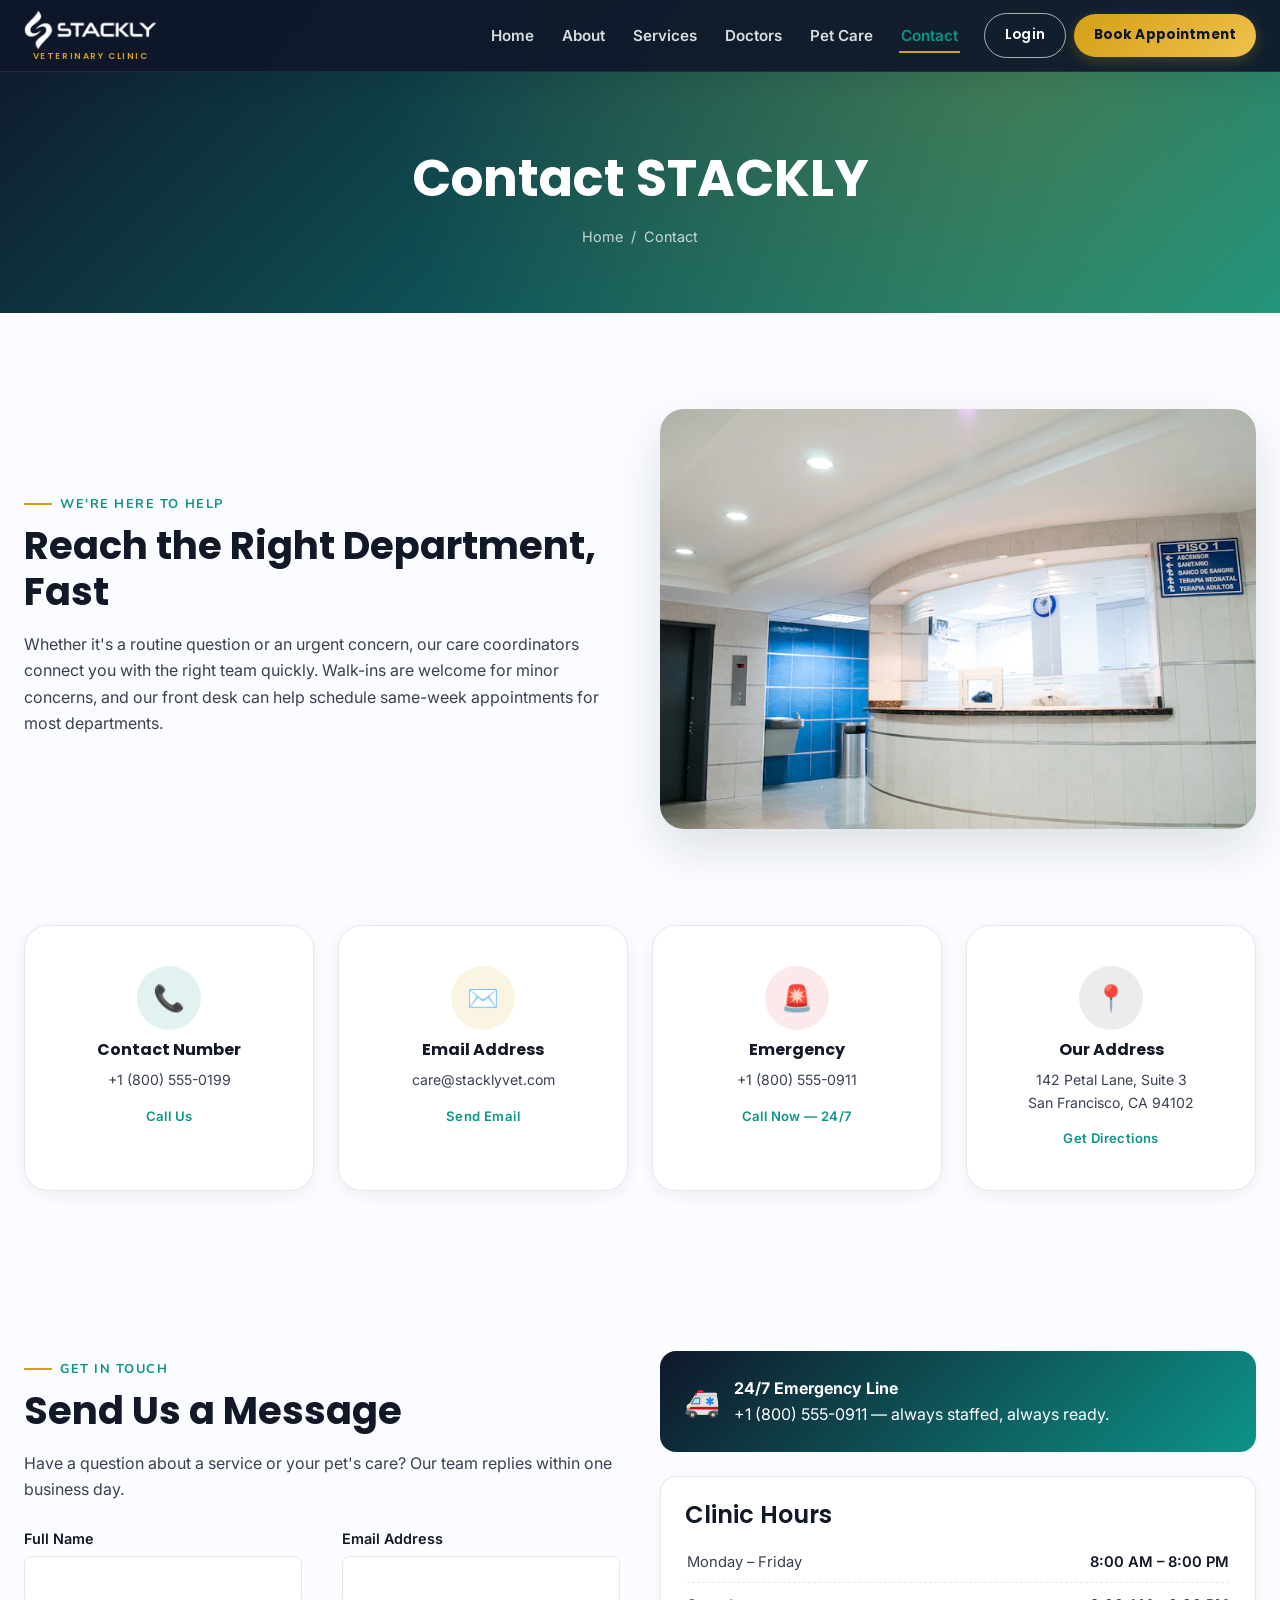
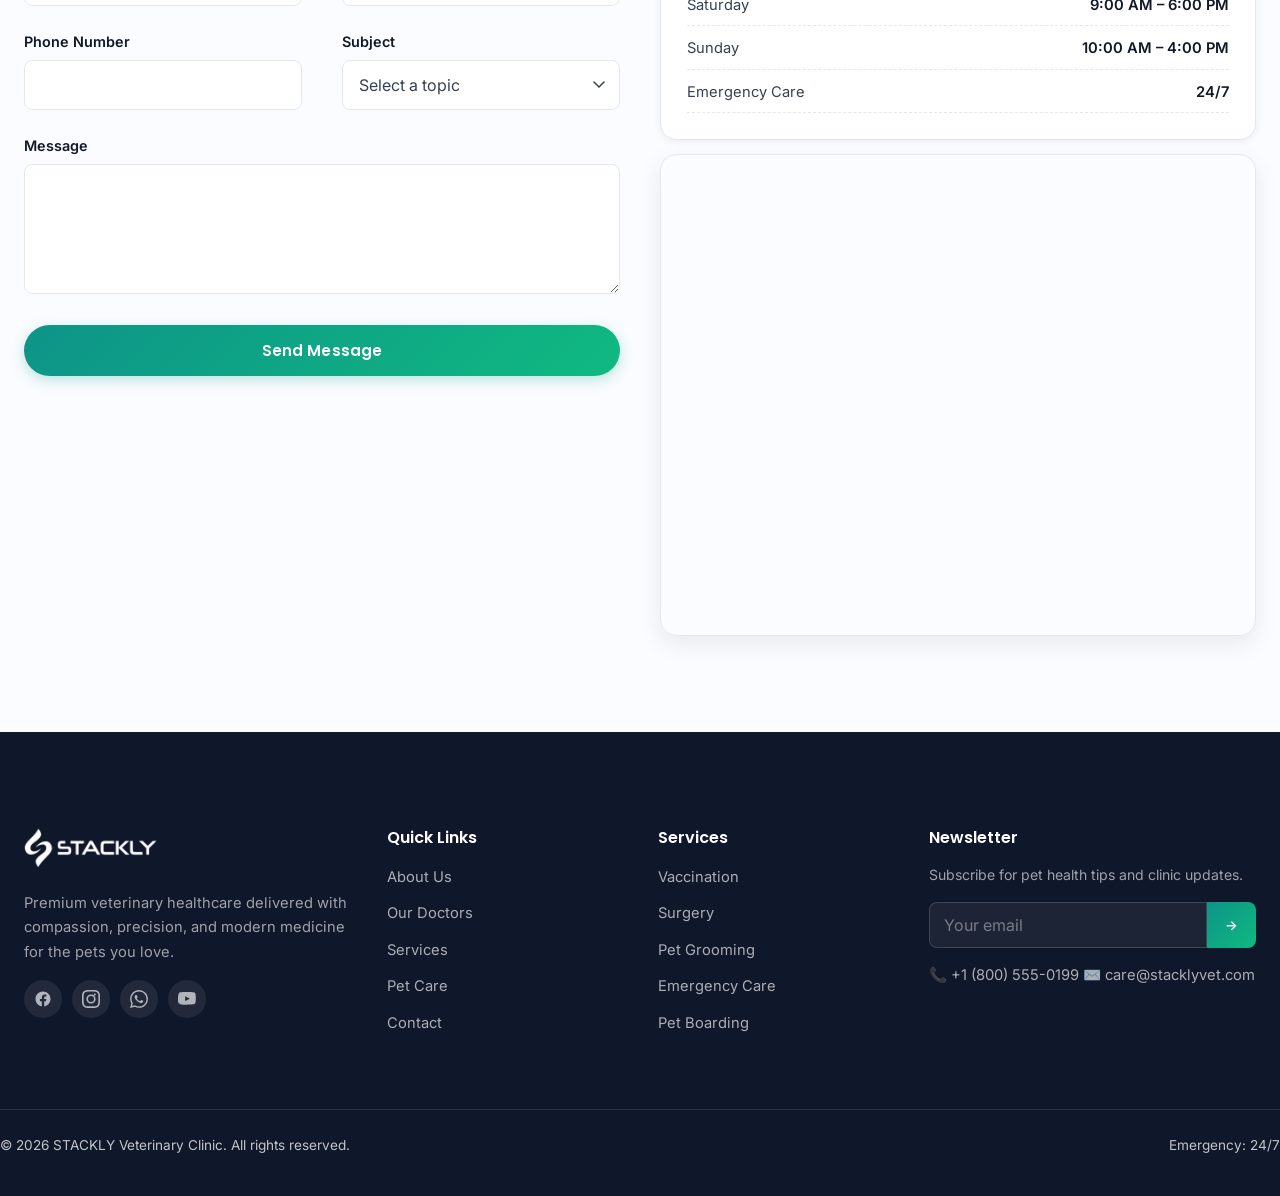
<file: contact.html>
<!DOCTYPE html>
<html lang="en">
<head>
  <meta charset="UTF-8">
  <meta name="viewport" content="width=device-width, initial-scale=1.0">
  <title>Contact Us | STACKLY Veterinary Clinic</title>
  <meta name="description" content="Contact STACKLY Veterinary Clinic — clinic hours, emergency contact, location map, and our contact form.">
  <link rel="icon" href="Images/stackly-logo.webp" type="image/webp">
  <link rel="preconnect" href="https://fonts.googleapis.com">
  <link rel="preconnect" href="https://fonts.gstatic.com" crossorigin>
  <link href="https://fonts.googleapis.com/css2?family=Poppins:wght@500;600;700&family=Inter:wght@400;500;600;700&family=Nunito:wght@600;700&display=swap" rel="stylesheet">
  <link rel="stylesheet" href="assets/css/variables.css">
  <link rel="stylesheet" href="assets/css/base.css">
  <link rel="stylesheet" href="assets/css/layout.css">
  <link rel="stylesheet" href="assets/css/components.css">
  <link rel="stylesheet" href="assets/css/animations.css">
  <style>
    .contact-grid { display: grid; grid-template-columns: 1fr 1fr; gap: var(--space-lg); }

    /* Contact info cards */
    .contact-info-cards { gap: var(--space-md); }
    .contact-info-card {
      background: #fff;
      border: 1px solid var(--color-border);
      border-radius: var(--radius-lg);
      padding: var(--space-lg) var(--space-md);
      display: flex;
      flex-direction: column;
      align-items: center;
      text-align: center;
      gap: 10px;
      box-shadow: 0 4px 16px rgba(15,23,42,0.06);
      transition: transform 0.3s var(--ease), box-shadow 0.3s var(--ease), border-color 0.3s var(--ease);
    }
    .contact-info-card:hover {
      transform: translateY(-8px);
      box-shadow: 0 20px 48px rgba(15,23,42,0.12);
      border-color: var(--color-teal);
    }
    .ci-icon {
      width: 64px; height: 64px;
      border-radius: var(--radius-full);
      display: grid; place-items: center;
      font-size: 1.6rem;
      flex-shrink: 0;
      transition: transform 0.3s var(--ease);
    }
    .contact-info-card:hover .ci-icon { transform: scale(1.12) rotate(-6deg); }
    .ci-icon--teal  { background: rgba(13,148,136,0.12); }
    .ci-icon--gold  { background: rgba(212,160,23,0.12); }
    .ci-icon--red   { background: rgba(220,38,38,0.10); }
    .ci-icon--navy  { background: rgba(15,23,42,0.08); }
    .contact-info-card h3 {
      font-family: var(--font-heading);
      font-size: 1rem; font-weight: 700;
      color: var(--color-heading);
      margin: 0;
    }
    .contact-info-card p {
      font-size: 0.88rem; color: var(--color-text);
      margin: 0; line-height: 1.6;
    }
    .ci-link {
      margin-top: 4px;
      font-size: 0.82rem; font-weight: 600;
      color: var(--color-teal);
      text-decoration: none;
      letter-spacing: 0.03em;
      transition: color 0.2s;
    }
    .ci-link:hover { color: var(--color-gold); }

    /* legacy selector kept for backward compat */
    .contact-info-card .icon-badge { flex-shrink: 0; width: 52px; height: 52px; margin-bottom: 0; }
    .map-embed { border-radius: var(--radius-md); overflow: hidden; box-shadow: var(--shadow-md); border: 1px solid var(--color-border); }
    .map-embed iframe { width: 100%; height: 480px; border: 0; display: block; }
    .hours-table { width: 100%; }
    .hours-table td { padding: 8px 0; border-bottom: 1px dashed var(--color-border); font-size: 0.92rem; }
    .hours-table td:last-child { text-align: right; font-weight: 600; color: var(--color-heading); }
    .emergency-banner {
      background: var(--gradient-primary); color: #fff; border-radius: var(--radius-md);
      padding: var(--space-md); display: flex; align-items: center; gap: 14px; margin-bottom: var(--space-md);
    }
    .emergency-banner strong { display: block; }
    @media (max-width: 900px) { .contact-grid { grid-template-columns: 1fr; } }
  </style>
</head>
<body data-page="contact">
  <a href="#main-content" class="skip-link">Skip to content</a>
  <header id="site-header" class="site-header"></header>

  <main id="main-content">
    <section class="page-hero">
      <div class="container">
        <h1>Contact STACKLY</h1>
        <nav class="breadcrumb" aria-label="Breadcrumb">
          <a href="index.html">Home</a><span>/</span><span>Contact</span>
        </nav>
      </div>
    </section>

    <section class="section" style="padding-bottom:0;">
      <div class="container grid-2" style="align-items:center;">
        <div data-animate="fade-up">
          <span class="eyebrow">We're Here to Help</span>
          <h2>Reach the Right Department, Fast</h2>
          <p>Whether it's a routine question or an urgent concern, our care coordinators connect you with the right team quickly. Walk-ins are welcome for minor concerns, and our front desk can help schedule same-week appointments for most departments.</p>
        </div>
        <div data-animate="zoom-in">
          <img src="Images/webp/clinic-reception.webp" alt="STACKLY Veterinary Clinic building exterior" loading="lazy" style="border-radius:var(--radius-lg);box-shadow:var(--shadow-lg);width:100%;" width="700" height="420">
        </div>
      </div>
    </section>

    <section class="section">
      <div class="container">
        <div class="grid-4 contact-info-cards" style="margin-bottom:var(--space-xl);">

          <div class="contact-info-card" data-animate="fade-up">
            <div class="ci-icon ci-icon--teal">📞</div>
            <h3>Contact Number</h3>
            <p>+1 (800) 555-0199</p>
            <a href="404.html" class="ci-link">Call Us</a>
          </div>

          <div class="contact-info-card" data-animate="fade-up" data-delay="100">
            <div class="ci-icon ci-icon--gold">✉️</div>
            <h3>Email Address</h3>
            <p>care@stacklyvet.com</p>
            <a href="404.html" class="ci-link">Send Email</a>
          </div>

          <div class="contact-info-card" data-animate="fade-up" data-delay="200">
            <div class="ci-icon ci-icon--red">🚨</div>
            <h3>Emergency</h3>
            <p>+1 (800) 555-0911</p>
            <a href="404.html" class="ci-link">Call Now — 24/7</a>
          </div>

          <div class="contact-info-card" data-animate="fade-up" data-delay="300">
            <div class="ci-icon ci-icon--navy">📍</div>
            <h3>Our Address</h3>
            <p>142 Petal Lane, Suite 3<br>San Francisco, CA 94102</p>
            <a href="404.html" class="ci-link">Get Directions</a>
          </div>

        </div>
      </div>
    </section>

    <section class="section" style="padding-top:0;">
      <div class="container contact-grid">
        <!-- Form -->
        <div data-animate="fade-up">
          <span class="eyebrow">Get In Touch</span>
          <h2>Send Us a Message</h2>
          <p>Have a question about a service or your pet's care? Our team replies within one business day.</p>

          <form id="contactForm" data-validate novalidate style="margin-top:var(--space-md);">
            <div class="grid-2">
              <div class="form-group">
                <label for="contactName">Full Name</label>
                <input type="text" id="contactName" name="contactName" class="form-control" data-rule="name" required>
                <div class="field-message error-message">⚠ Enter your full name (first and last name).</div>
                <div class="field-message success-message">✓ Looks good.</div>
              </div>
              <div class="form-group">
                <label for="contactEmail">Email Address</label>
                <input type="email" id="contactEmail" name="contactEmail" class="form-control" data-rule="email" required>
                <div class="field-message error-message">⚠ Enter a valid email.</div>
                <div class="field-message success-message">✓ Looks good.</div>
              </div>
            </div>
            <div class="grid-2">
              <div class="form-group">
                <label for="contactPhone">Phone Number</label>
                <input type="tel" id="contactPhone" name="contactPhone" class="form-control" data-rule="phone" required>
                <div class="field-message error-message">⚠ Enter a valid phone number.</div>
                <div class="field-message success-message">✓ Looks good.</div>
              </div>
              <div class="form-group">
                <label for="contactSubject">Subject</label>
                <select id="contactSubject" name="contactSubject" class="form-control" required>
                  <option value="">Select a topic</option>
                  <option>General Inquiry</option>
                  <option>Appointment Question</option>
                  <option>Billing</option>
                  <option>Feedback</option>
                </select>
              </div>
            </div>
            <div class="form-group">
              <label for="contactMessage">Message</label>
              <textarea id="contactMessage" name="contactMessage" class="form-control" rows="5" required minlength="10"></textarea>
              <div class="field-message error-message">⚠ Please write a short message.</div>
              <div class="field-message success-message">✓ Looks good.</div>
            </div>
            <button type="submit" class="btn btn-primary btn-block">Send Message</button>
            <p id="contactSuccess" style="display:none;color:var(--color-success);margin-top:12px;font-weight:600;">✓ Message sent! We'll be in touch shortly.</p>
          </form>
        </div>

        <!-- Info -->
        <div data-animate="fade-up" data-delay="100">
          <div class="emergency-banner">
            <span style="font-size:1.8rem;">🚑</span>
            <div>
              <strong>24/7 Emergency Line</strong>
              <span>+1 (800) 555-0911 — always staffed, always ready.</span>
            </div>
          </div>

          <div class="card" style="padding:var(--space-md);margin-bottom:14px;">
            <h3 style="margin-bottom:10px;">Clinic Hours</h3>
            <table class="hours-table">
              <tr><td>Monday – Friday</td><td>8:00 AM – 8:00 PM</td></tr>
              <tr><td>Saturday</td><td>9:00 AM – 6:00 PM</td></tr>
              <tr><td>Sunday</td><td>10:00 AM – 4:00 PM</td></tr>
              <tr><td>Emergency Care</td><td>24/7</td></tr>
            </table>
          </div>

          <div class="map-embed">
            <iframe
              src="https://www.google.com/maps?q=veterinary%20clinic&output=embed"
              title="STACKLY Veterinary Clinic location map"
              loading="lazy"
              referrerpolicy="no-referrer-when-downgrade">
            </iframe>
          </div>
        </div>
      </div>
    </section>
  </main>

  <footer id="site-footer" class="site-footer"></footer>
  <button id="scrollTopBtn" class="scroll-top" aria-label="Scroll to top">↑</button>

  <link rel="stylesheet" href="assets/css/home.css">
  <script src="assets/js/layout.js"></script>
  <script src="assets/js/main.js"></script>
  <script src="assets/js/validation.js"></script>
  <script>
    document.getElementById('contactForm').addEventListener('submit', function (e) {
      e.preventDefault();
      const valid = Array.from(this.querySelectorAll('.form-control')).every(f => StacklyValidate.validateField(f));
      if (valid) {
        e.stopImmediatePropagation();
        const successMsg = document.getElementById('contactSuccess');
        successMsg.style.display = 'block';
        this.reset();
        this.querySelectorAll('.form-group').forEach(g => g.classList.remove('has-success', 'has-error'));
        setTimeout(() => { successMsg.style.display = 'none'; }, 4000);
      }
    });
  </script>
</body>
</html>
</file>
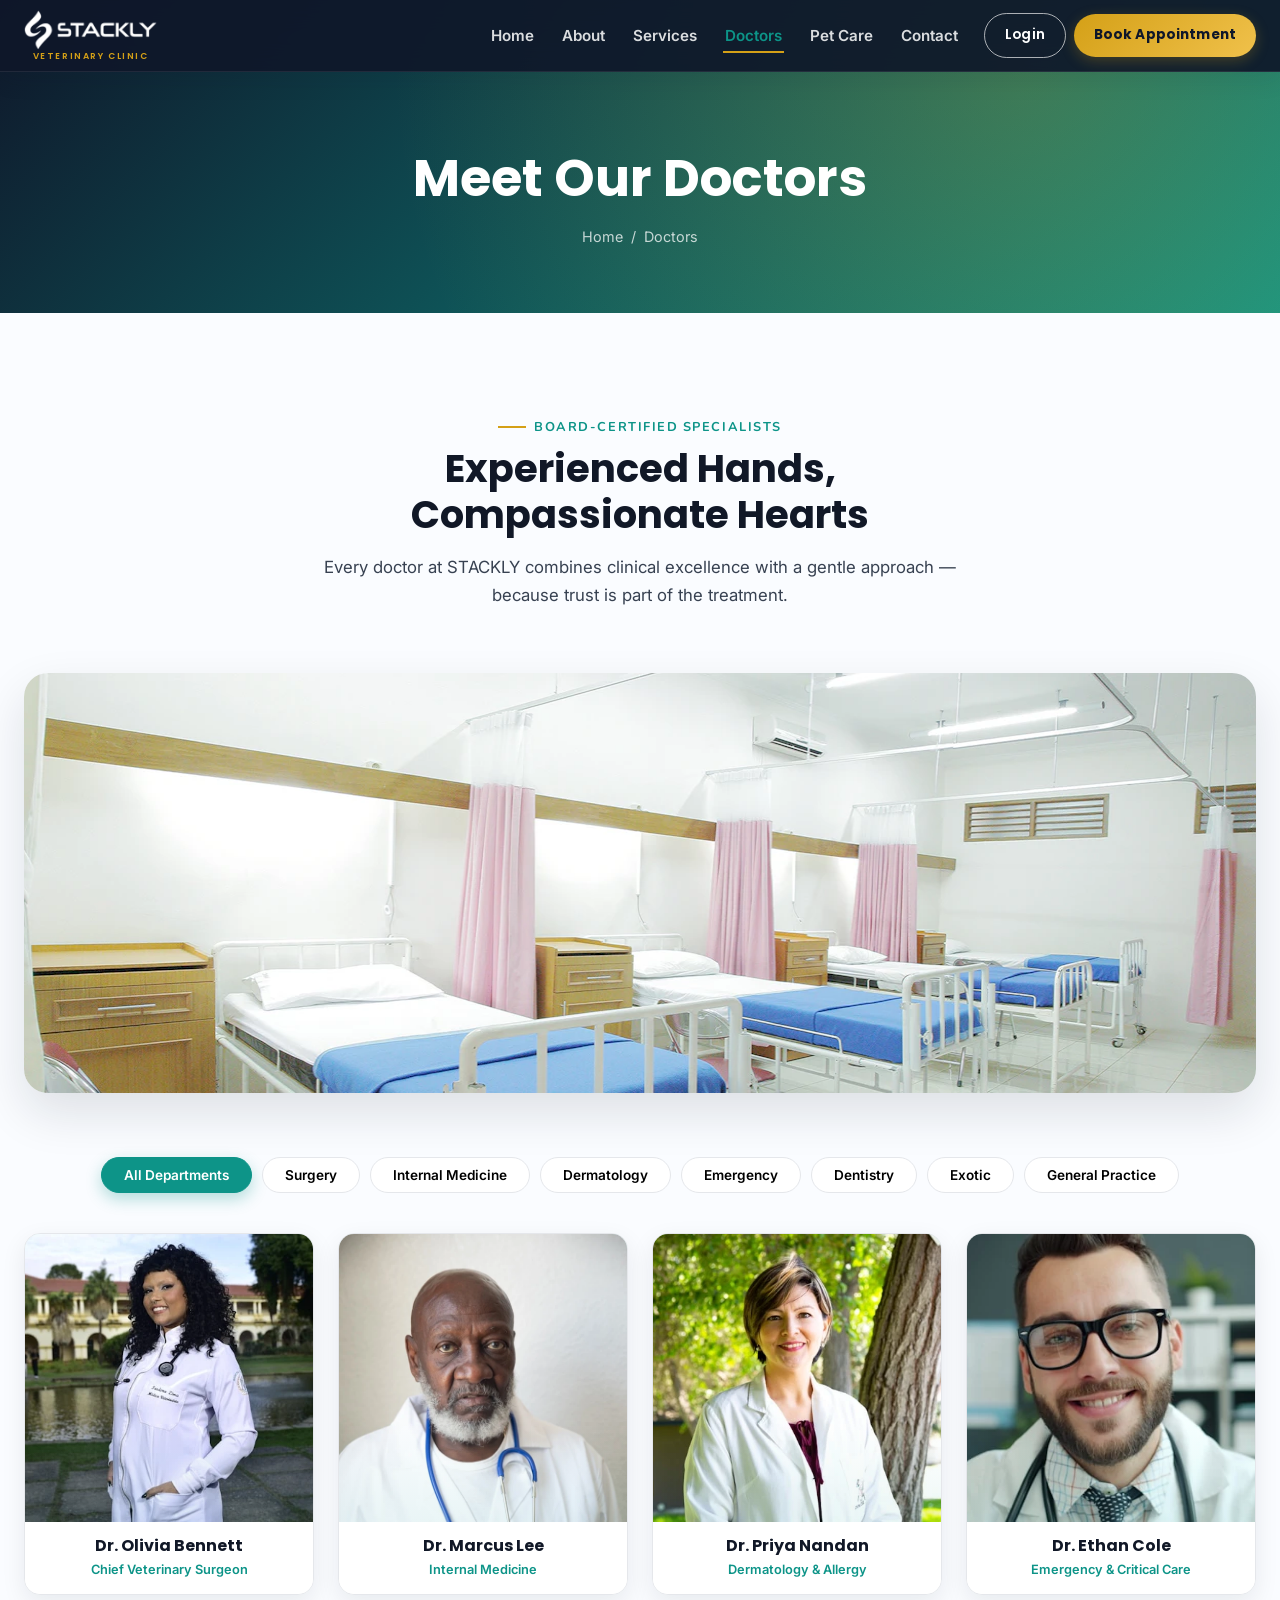
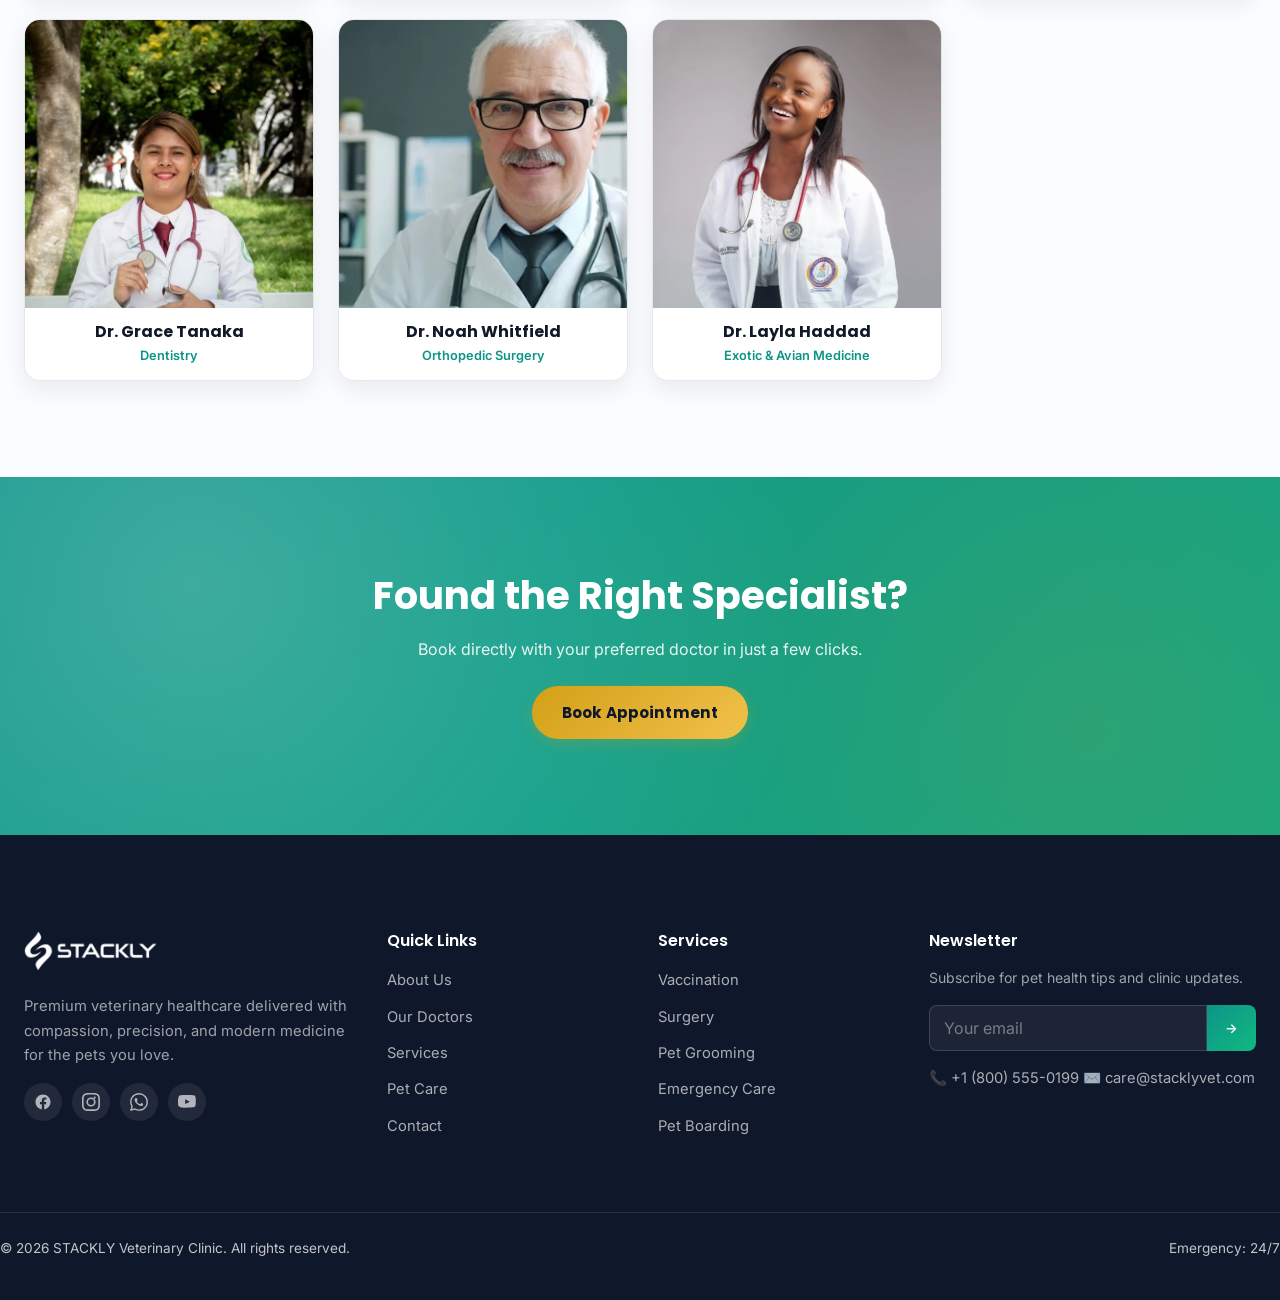
<file: doctors.html>
<!DOCTYPE html>
<html lang="en">
<head>
  <meta charset="UTF-8">
  <meta name="viewport" content="width=device-width, initial-scale=1.0">
  <title>Our Doctors | STACKLY Veterinary Clinic</title>
  <meta name="description" content="Meet STACKLY Veterinary Clinic's board-certified doctors — their specializations, experience, certifications, and schedules.">
  <link rel="icon" href="Images/stackly-logo.webp" type="image/webp">
  <link rel="preconnect" href="https://fonts.googleapis.com">
  <link rel="preconnect" href="https://fonts.gstatic.com" crossorigin>
  <link href="https://fonts.googleapis.com/css2?family=Poppins:wght@500;600;700&family=Inter:wght@400;500;600;700&family=Nunito:wght@600;700&display=swap" rel="stylesheet">
  <link rel="stylesheet" href="assets/css/variables.css">
  <link rel="stylesheet" href="assets/css/base.css">
  <link rel="stylesheet" href="assets/css/layout.css">
  <link rel="stylesheet" href="assets/css/components.css">
  <link rel="stylesheet" href="assets/css/animations.css">
</head>
<body data-page="doctors">
  <a href="#main-content" class="skip-link">Skip to content</a>
  <header id="site-header" class="site-header"></header>

  <main id="main-content">
    <section class="page-hero">
      <div class="container">
        <h1>Meet Our Doctors</h1>
        <nav class="breadcrumb" aria-label="Breadcrumb">
          <a href="index.html">Home</a><span>/</span><span>Doctors</span>
        </nav>
      </div>
    </section>

    <section class="section">
      <div class="container">
        <div class="section-head" data-animate="fade-up">
          <span class="eyebrow">Board-Certified Specialists</span>
          <h2>Experienced Hands, Compassionate Hearts</h2>
          <p>Every doctor at STACKLY combines clinical excellence with a gentle approach — because trust is part of the treatment.</p>
        </div>

        <div data-animate="zoom-in" style="margin-bottom:var(--space-xl);">
          <img src="Images/webp/vet-team.webp" alt="STACKLY veterinary team standing together in the clinic" loading="lazy" style="width:100%;border-radius:var(--radius-lg);box-shadow:var(--shadow-lg);" width="1200" height="420">
        </div>

        <div class="filter-row" id="deptFilter">
          <button class="filter-btn active" data-filter="all">All Departments</button>
          <button class="filter-btn" data-filter="surgery">Surgery</button>
          <button class="filter-btn" data-filter="medicine">Internal Medicine</button>
          <button class="filter-btn" data-filter="dermatology">Dermatology</button>
          <button class="filter-btn" data-filter="emergency">Emergency</button>
          <button class="filter-btn" data-filter="dentistry">Dentistry</button>
          <button class="filter-btn" data-filter="exotic">Exotic</button>
          <button class="filter-btn" data-filter="general">General Practice</button>
        </div>

        <div class="grid-4" id="doctorsGrid">

          <!-- Dr. Olivia Bennett -->
          <article class="doctor-flip-wrapper" data-animate="zoom-in" data-dept="surgery">
            <div class="doctor-flip-card">
              <div class="doctor-flip-front">
                <div class="doctor-img-wrap">
                  <img src="Images/webp/dr-olivia-bennett.webp" alt="Dr. Olivia Bennett" loading="lazy">
                </div>
                <div class="doctor-front-info">
                  <h3>Dr. Olivia Bennett</h3>
                  <span class="doctor-specialty">Chief Veterinary Surgeon</span>
                  <span class="flip-hint">hover to learn more ›</span>
                </div>
              </div>
              <div class="doctor-flip-back">
                <p class="doctor-back-name">Dr. Olivia Bennett</p>
                <span class="doctor-back-specialty">Chief Veterinary Surgeon</span>
                <div class="back-divider"></div>
                <div class="doctor-back-meta">
                  <div class="meta-row"><strong>Exp.</strong> 18 years</div>
                  <div class="meta-row"><strong>Cert.</strong> DVM, ACVS</div>
                  <div class="meta-row"><strong>Schedule</strong> Mon–Fri, 9am–4pm</div>
                </div>
                <p class="doctor-back-bio">Leads our surgical department with a focus on minimally invasive orthopedic and soft-tissue procedures.</p>
                <a href="appointments.html" class="doctor-back-btn">Book Appointment →</a>
              </div>
            </div>
          </article>

          <!-- Dr. Marcus Lee -->
          <article class="doctor-flip-wrapper" data-animate="zoom-in" data-delay="100" data-dept="medicine">
            <div class="doctor-flip-card">
              <div class="doctor-flip-front">
                <div class="doctor-img-wrap">
                  <img src="Images/webp/dr-marcus-lee.webp" alt="Dr. Marcus Lee" loading="lazy">
                </div>
                <div class="doctor-front-info">
                  <h3>Dr. Marcus Lee</h3>
                  <span class="doctor-specialty">Internal Medicine</span>
                  <span class="flip-hint">hover to learn more ›</span>
                </div>
              </div>
              <div class="doctor-flip-back">
                <p class="doctor-back-name">Dr. Marcus Lee</p>
                <span class="doctor-back-specialty">Internal Medicine</span>
                <div class="back-divider"></div>
                <div class="doctor-back-meta">
                  <div class="meta-row"><strong>Exp.</strong> 14 years</div>
                  <div class="meta-row"><strong>Cert.</strong> DVM, DACVIM</div>
                  <div class="meta-row"><strong>Schedule</strong> Tue–Sat, 10am–6pm</div>
                </div>
                <p class="doctor-back-bio">Specializes in diagnosing complex, chronic conditions affecting senior pets and managing long-term care plans.</p>
                <a href="appointments.html" class="doctor-back-btn">Book Appointment →</a>
              </div>
            </div>
          </article>

          <!-- Dr. Priya Nandan -->
          <article class="doctor-flip-wrapper" data-animate="zoom-in" data-delay="200" data-dept="dermatology">
            <div class="doctor-flip-card">
              <div class="doctor-flip-front">
                <div class="doctor-img-wrap">
                  <img src="Images/webp/dr-priya-nandan.webp" alt="Dr. Priya Nandan" loading="lazy">
                </div>
                <div class="doctor-front-info">
                  <h3>Dr. Priya Nandan</h3>
                  <span class="doctor-specialty">Dermatology &amp; Allergy</span>
                  <span class="flip-hint">hover to learn more ›</span>
                </div>
              </div>
              <div class="doctor-flip-back">
                <p class="doctor-back-name">Dr. Priya Nandan</p>
                <span class="doctor-back-specialty">Dermatology &amp; Allergy</span>
                <div class="back-divider"></div>
                <div class="doctor-back-meta">
                  <div class="meta-row"><strong>Exp.</strong> 11 years</div>
                  <div class="meta-row"><strong>Cert.</strong> DVM, Dip-ACVD</div>
                  <div class="meta-row"><strong>Schedule</strong> Mon, Wed, Fri 9am–3pm</div>
                </div>
                <p class="doctor-back-bio">Treats chronic skin conditions, food allergies, and ear infections using evidence-based dermatology protocols.</p>
                <a href="appointments.html" class="doctor-back-btn">Book Appointment →</a>
              </div>
            </div>
          </article>

          <!-- Dr. Ethan Cole -->
          <article class="doctor-flip-wrapper" data-animate="zoom-in" data-delay="300" data-dept="emergency">
            <div class="doctor-flip-card">
              <div class="doctor-flip-front">
                <div class="doctor-img-wrap">
                  <img src="Images/webp/dr-ethan-cole.webp" alt="Dr. Ethan Cole" loading="lazy">
                </div>
                <div class="doctor-front-info">
                  <h3>Dr. Ethan Cole</h3>
                  <span class="doctor-specialty">Emergency &amp; Critical Care</span>
                  <span class="flip-hint">hover to learn more ›</span>
                </div>
              </div>
              <div class="doctor-flip-back">
                <p class="doctor-back-name">Dr. Ethan Cole</p>
                <span class="doctor-back-specialty">Emergency &amp; Critical Care</span>
                <div class="back-divider"></div>
                <div class="doctor-back-meta">
                  <div class="meta-row"><strong>Exp.</strong> 9 years</div>
                  <div class="meta-row"><strong>Cert.</strong> DVM, DACVECC</div>
                  <div class="meta-row"><strong>Schedule</strong> 24/7 Rotating Shift</div>
                </div>
                <p class="doctor-back-bio">Heads our overnight critical care unit, stabilizing trauma and high-risk cases around the clock.</p>
                <a href="appointments.html" class="doctor-back-btn">Book Appointment →</a>
              </div>
            </div>
          </article>

          <!-- Dr. Grace Tanaka -->
          <article class="doctor-flip-wrapper" data-animate="zoom-in" data-dept="dentistry">
            <div class="doctor-flip-card">
              <div class="doctor-flip-front">
                <div class="doctor-img-wrap">
                  <img src="Images/webp/dr-grace-tanaka.webp" alt="Dr. Grace Tanaka" loading="lazy">
                </div>
                <div class="doctor-front-info">
                  <h3>Dr. Grace Tanaka</h3>
                  <span class="doctor-specialty">Dentistry</span>
                  <span class="flip-hint">hover to learn more ›</span>
                </div>
              </div>
              <div class="doctor-flip-back">
                <p class="doctor-back-name">Dr. Grace Tanaka</p>
                <span class="doctor-back-specialty">Dentistry</span>
                <div class="back-divider"></div>
                <div class="doctor-back-meta">
                  <div class="meta-row"><strong>Exp.</strong> 12 years</div>
                  <div class="meta-row"><strong>Cert.</strong> DVM, Dip-AVDC</div>
                  <div class="meta-row"><strong>Schedule</strong> Mon–Thu, 8am–2pm</div>
                </div>
                <p class="doctor-back-bio">Focuses on preventive dentistry and oral surgery, helping pets avoid painful dental disease.</p>
                <a href="appointments.html" class="doctor-back-btn">Book Appointment →</a>
              </div>
            </div>
          </article>

          <!-- Dr. Noah Whitfield -->
          <article class="doctor-flip-wrapper" data-animate="zoom-in" data-delay="100" data-dept="surgery">
            <div class="doctor-flip-card">
              <div class="doctor-flip-front">
                <div class="doctor-img-wrap">
                  <img src="Images/webp/dr-noah-whitfield.webp" alt="Dr. Noah Whitfield" loading="lazy">
                </div>
                <div class="doctor-front-info">
                  <h3>Dr. Noah Whitfield</h3>
                  <span class="doctor-specialty">Orthopedic Surgery</span>
                  <span class="flip-hint">hover to learn more ›</span>
                </div>
              </div>
              <div class="doctor-flip-back">
                <p class="doctor-back-name">Dr. Noah Whitfield</p>
                <span class="doctor-back-specialty">Orthopedic Surgery</span>
                <div class="back-divider"></div>
                <div class="doctor-back-meta">
                  <div class="meta-row"><strong>Exp.</strong> 16 years</div>
                  <div class="meta-row"><strong>Cert.</strong> DVM, ACVS</div>
                  <div class="meta-row"><strong>Schedule</strong> Wed–Sun, 9am–5pm</div>
                </div>
                <p class="doctor-back-bio">Performs advanced joint and fracture repair surgery, including ACL and hip dysplasia correction.</p>
                <a href="appointments.html" class="doctor-back-btn">Book Appointment →</a>
              </div>
            </div>
          </article>

          <!-- Dr. Layla Haddad -->
          <article class="doctor-flip-wrapper" data-animate="zoom-in" data-delay="200" data-dept="exotic">
            <div class="doctor-flip-card">
              <div class="doctor-flip-front">
                <div class="doctor-img-wrap">
                  <img src="Images/webp/dr-layla-haddad.webp" alt="Dr. Layla Haddad" loading="lazy">
                </div>
                <div class="doctor-front-info">
                  <h3>Dr. Layla Haddad</h3>
                  <span class="doctor-specialty">Exotic &amp; Avian Medicine</span>
                  <span class="flip-hint">hover to learn more ›</span>
                </div>
              </div>
              <div class="doctor-flip-back">
                <p class="doctor-back-name">Dr. Layla Haddad</p>
                <span class="doctor-back-specialty">Exotic &amp; Avian Medicine</span>
                <div class="back-divider"></div>
                <div class="doctor-back-meta">
                  <div class="meta-row"><strong>Exp.</strong> 10 years</div>
                  <div class="meta-row"><strong>Cert.</strong> DVM, ABVP-Avian</div>
                  <div class="meta-row"><strong>Schedule</strong> Tue, Thu, Sat 10am–4pm</div>
                </div>
                <p class="doctor-back-bio">Cares for birds, reptiles, and small mammals with specialized handling and species-specific protocols.</p>
                <a href="appointments.html" class="doctor-back-btn">Book Appointment →</a>
              </div>
            </div>
          </article>

          <!-- Dr. Samuel Brooks -->
          <article class="doctor-flip-wrapper" data-animate="zoom-in" data-delay="300" data-dept="general">
            <div class="doctor-flip-card">
              <div class="doctor-flip-front">
                <div class="doctor-img-wrap">
                  <img src="Images/webp/dr-samuel-brooks.webp" alt="Dr. Samuel Brooks" loading="lazy">
                </div>
                <div class="doctor-front-info">
                  <h3>Dr. Samuel Brooks</h3>
                  <span class="doctor-specialty">General Practice</span>
                  <span class="flip-hint">hover to learn more ›</span>
                </div>
              </div>
              <div class="doctor-flip-back">
                <p class="doctor-back-name">Dr. Samuel Brooks</p>
                <span class="doctor-back-specialty">General Practice</span>
                <div class="back-divider"></div>
                <div class="doctor-back-meta">
                  <div class="meta-row"><strong>Exp.</strong> 7 years</div>
                  <div class="meta-row"><strong>Cert.</strong> DVM</div>
                  <div class="meta-row"><strong>Schedule</strong> Mon–Fri, 8am–4pm</div>
                </div>
                <p class="doctor-back-bio">Your pet's first point of contact — handling wellness exams, minor illness, and referrals to specialists.</p>
                <a href="appointments.html" class="doctor-back-btn">Book Appointment →</a>
              </div>
            </div>
          </article>

        </div>
      </div>
    </section>

    <section class="appointment-cta" aria-label="Book an appointment">
      <div class="container cta-inner" data-animate="zoom-in">
        <h2>Found the Right Specialist?</h2>
        <p>Book directly with your preferred doctor in just a few clicks.</p>
        <a href="appointments.html" class="btn btn-gold">Book Appointment</a>
      </div>
    </section>
  </main>

  <footer id="site-footer" class="site-footer"></footer>
  <button id="scrollTopBtn" class="scroll-top" aria-label="Scroll to top">↑</button>

  <link rel="stylesheet" href="assets/css/home.css">
  <script src="assets/js/layout.js"></script>
  <script src="assets/js/main.js"></script>
  <script>
    document.getElementById('deptFilter').addEventListener('click', function (e) {
      const btn = e.target.closest('.filter-btn');
      if (!btn) return;
      this.querySelectorAll('.filter-btn').forEach(b => b.classList.remove('active'));
      btn.classList.add('active');
      const filter = btn.getAttribute('data-filter');
      document.querySelectorAll('#doctorsGrid .doctor-flip-wrapper').forEach(card => {
        const match = filter === 'all' || card.getAttribute('data-dept') === filter;
        card.style.display = match ? '' : 'none';
      });
    });
  </script>
</body>
</html>
</file>
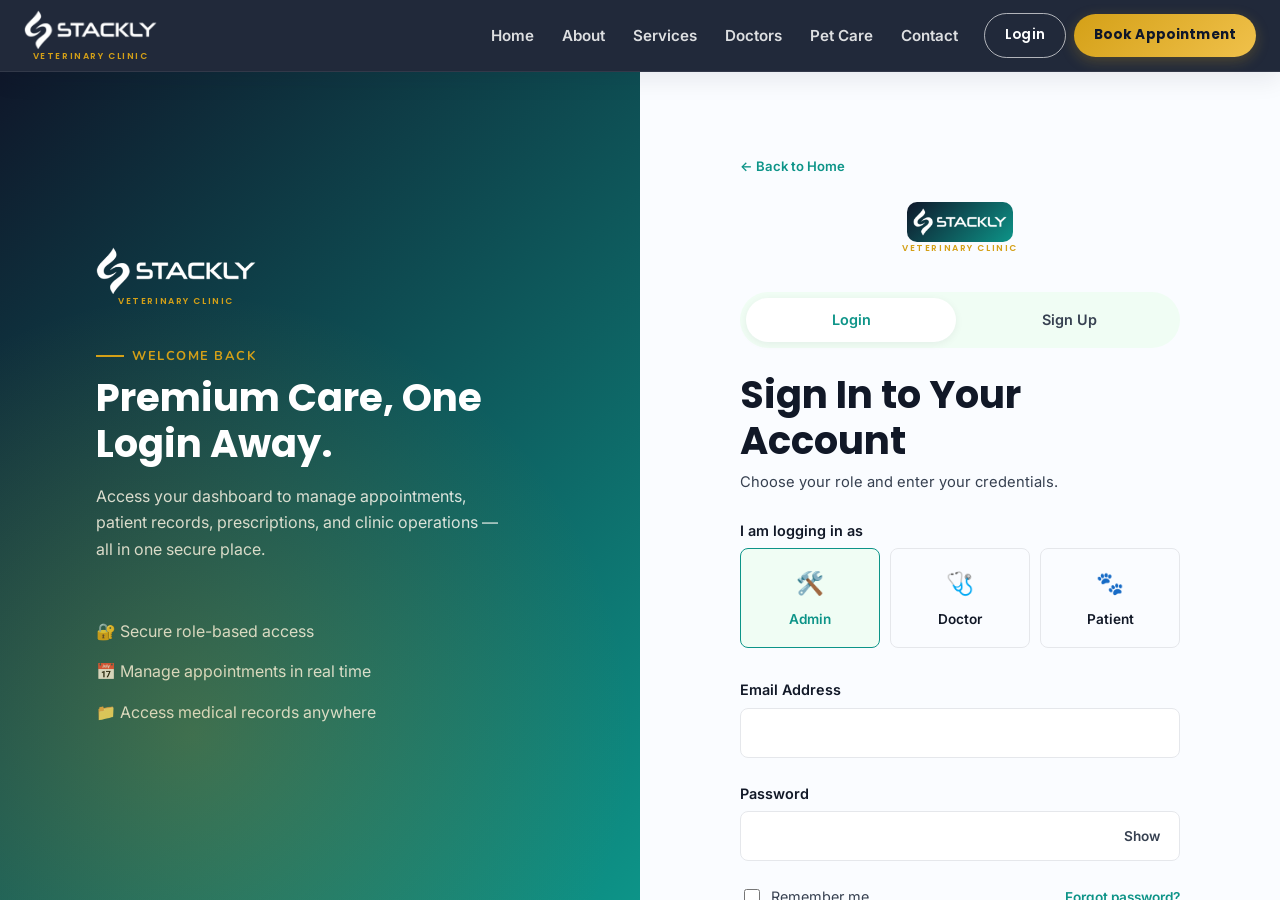
<file: login.html>
<!DOCTYPE html>
<html lang="en">
<head>
  <meta charset="UTF-8">
  <meta name="viewport" content="width=device-width, initial-scale=1.0">
  <title>Login | STACKLY Veterinary Clinic</title>
  <meta name="description" content="Log in to your STACKLY Veterinary Clinic account as an Admin, Doctor, or Patient.">
  <link rel="icon" href="Images/stackly-logo.webp" type="image/webp">
  <link rel="preconnect" href="https://fonts.googleapis.com">
  <link rel="preconnect" href="https://fonts.gstatic.com" crossorigin>
  <link href="https://fonts.googleapis.com/css2?family=Poppins:wght@500;600;700&family=Inter:wght@400;500;600;700&family=Nunito:wght@600;700&display=swap" rel="stylesheet">
  <link rel="stylesheet" href="assets/css/variables.css">
  <link rel="stylesheet" href="assets/css/base.css">
  <link rel="stylesheet" href="assets/css/layout.css">
  <link rel="stylesheet" href="assets/css/components.css">
  <link rel="stylesheet" href="assets/css/animations.css">
</head>
<body data-page="login">
  <a href="#main-content" class="skip-link">Skip to content</a>
  <header id="site-header" class="site-header"></header>

  <div class="auth-wrap" id="main-content">
    <div class="auth-visual" data-animate="fade-up">
      <a href="index.html" class="brand auth-brand">
        <div class="brand-text">
          <img src="Images/stackly-logo.webp" alt="STACKLY Veterinary Clinic">
          <span class="brand-tagline">VETERINARY CLINIC</span>
        </div>
      </a>
      <span class="eyebrow" style="color:var(--color-gold);">Welcome Back</span>
      <h2>Premium Care, One Login Away.</h2>
      <p style="color:rgba(255,255,255,0.85);max-width:420px;">Access your dashboard to manage appointments, patient records, prescriptions, and clinic operations — all in one secure place.</p>
      <ul style="display:flex;flex-direction:column;gap:14px;margin-top:var(--space-lg);color:rgba(255,255,255,0.85);">
        <li>🔐 Secure role-based access</li>
        <li>📅 Manage appointments in real time</li>
        <li>📁 Access medical records anywhere</li>
      </ul>
    </div>

    <div class="auth-form-side">
      <div class="auth-card" data-animate="zoom-in">
        <a href="index.html" class="auth-back-btn">← Back to Home</a>

        <a href="index.html" class="brand auth-brand-center">
          <div class="brand-text">
            <img src="Images/stackly-logo.webp" alt="STACKLY Veterinary Clinic" width="52" height="52">
            <span class="brand-tagline">VETERINARY CLINIC</span>
          </div>
        </a>

        <div class="auth-tabs">
          <a href="login.html" class="active">Login</a>
          <a href="signup.html">Sign Up</a>
        </div>

        <h2 style="margin-bottom:6px;">Sign In to Your Account</h2>
        <p style="margin-bottom:var(--space-md);font-size:0.92rem;">Choose your role and enter your credentials.</p>

        <form id="loginForm" data-validate novalidate>
          <div class="form-group">
            <label for="loginRole">I am logging in as</label>
            <div class="role-select" id="loginRoleSelect">
              <input type="radio" name="role" id="roleAdmin" value="admin" checked>
              <label for="roleAdmin"><span>🛠️</span>Admin</label>
              <input type="radio" name="role" id="roleDoctor" value="doctor">
              <label for="roleDoctor"><span>🩺</span>Doctor</label>
              <input type="radio" name="role" id="rolePatient" value="patient">
              <label for="rolePatient"><span>🐾</span>Patient</label>
            </div>
          </div>

          <div class="form-group">
            <label for="loginEmail">Email Address</label>
            <input type="email" id="loginEmail" name="loginEmail" class="form-control" data-rule="email" required autocomplete="username">
            <div class="field-message error-message">⚠ Enter a valid email address (e.g. you@example.com).</div>
            <div class="field-message success-message">✓ Looks good.</div>
          </div>

          <div class="form-group">
            <label for="loginPassword">Password</label>
            <div class="input-wrap">
              <input type="password" id="loginPassword" name="loginPassword" class="form-control" required autocomplete="current-password">
              <button type="button" class="toggle-password">Show</button>
            </div>
            <div class="field-message error-message">⚠ Password is required.</div>
            <div class="field-message success-message">✓ Looks good.</div>
          </div>

          <div style="display:flex;justify-content:space-between;align-items:center;margin-bottom:var(--space-md);">
            <label class="checkbox-row"><input type="checkbox" id="rememberMe"> Remember me</label>
            <a href="#" id="forgotPasswordLink" style="font-size:0.85rem;color:var(--color-teal);font-weight:600;">Forgot password?</a>
          </div>

          <div id="forgotPasswordBox" style="display:none;background:var(--color-bg-alt);padding:var(--space-md);border-radius:var(--radius-sm);margin-bottom:var(--space-md);">
            <label for="resetEmail" style="font-size:0.85rem;">Enter your email and we'll send reset instructions.</label>
            <div style="display:flex;gap:8px;margin-top:8px;">
              <input type="email" id="resetEmail" class="form-control" placeholder="you@example.com">
              <button type="button" id="sendResetBtn" class="btn btn-outline-dark btn-sm" style="white-space:nowrap;">Send Link</button>
            </div>
            <p id="resetSuccess" style="display:none;color:var(--color-success);font-size:0.85rem;margin-top:8px;">✓ Reset link sent! Check your inbox.</p>
          </div>

          <button type="submit" class="btn btn-primary btn-block">Log In</button>
          <p id="loginSuccess" style="display:none;color:var(--color-success);margin-top:12px;font-weight:600;text-align:center;">✓ Logged in successfully! Redirecting to your dashboard...</p>
        </form>

        <p style="text-align:center;margin-top:var(--space-md);font-size:0.9rem;">Don't have an account? <a href="signup.html" style="color:var(--color-teal);font-weight:600;">Sign up</a></p>
      </div>
    </div>
  </div>

  <script src="assets/js/layout.js"></script>
  <script src="assets/js/main.js"></script>
  <script src="assets/js/validation.js"></script>
  <script>
    document.getElementById('forgotPasswordLink').addEventListener('click', function (e) {
      e.preventDefault();
      const box = document.getElementById('forgotPasswordBox');
      box.style.display = box.style.display === 'none' ? 'block' : 'none';
    });
    document.getElementById('sendResetBtn').addEventListener('click', function () {
      const email = document.getElementById('resetEmail');
      if (StacklyValidate.sanitize(email.value).match(/^[^\s@]+@[^\s@]+\.[^\s@]+$/)) {
        document.getElementById('resetSuccess').style.display = 'block';
      } else {
        email.style.borderColor = 'var(--color-error)';
      }
    });

    document.getElementById('loginForm').addEventListener('submit', function (e) {
      e.preventDefault();
      const valid = Array.from(this.querySelectorAll('.form-control[required]')).every(f => StacklyValidate.validateField(f));
      if (valid) {
        const role = document.querySelector('input[name="role"]:checked').value;
        const remember = document.getElementById('rememberMe').checked;
        const session = { role, email: document.getElementById('loginEmail').value, loggedInAt: Date.now() };
        (remember ? localStorage : sessionStorage).setItem('stackly_session', JSON.stringify(session));
        document.getElementById('loginSuccess').style.display = 'block';
        const dashboards = { admin: 'admin-dashboard.html', doctor: 'doctor-dashboard.html', patient: 'patient-dashboard.html' };
        setTimeout(() => { window.location.href = dashboards[role]; }, 900);
      }
    });
  </script>
</body>
</html>
</file>
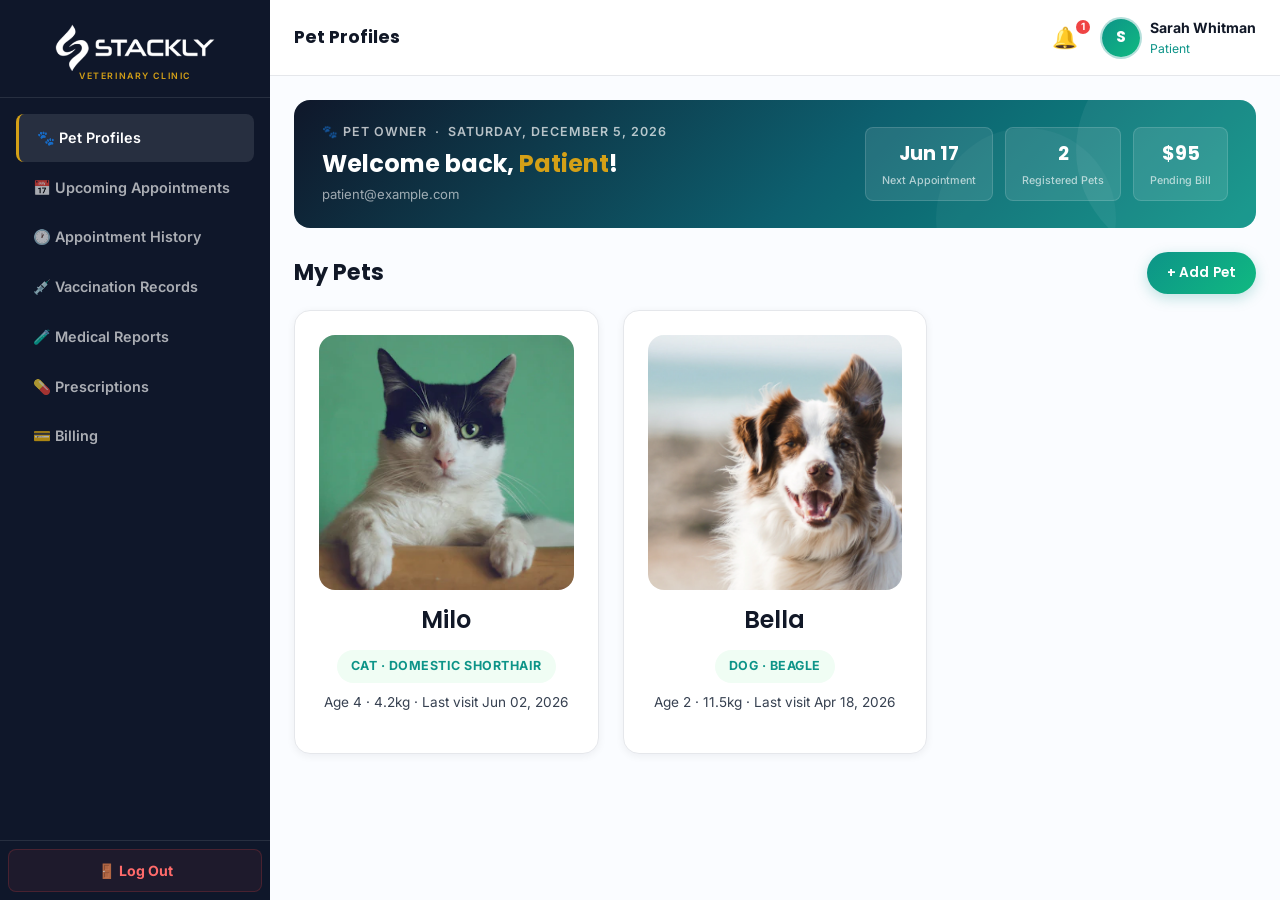
<file: patient-dashboard.html>
<!DOCTYPE html>
<html lang="en">
<head>
  <meta charset="UTF-8">
  <meta name="viewport" content="width=device-width, initial-scale=1.0">
  <title>Patient Dashboard | STACKLY Veterinary Clinic</title>
  <meta name="description" content="STACKLY Veterinary Clinic patient dashboard — manage your pet profiles, appointments, vaccination records, medical reports, prescriptions, and billing.">
  <link rel="icon" href="Images/stackly-logo.webp" type="image/webp">
  <link rel="preconnect" href="https://fonts.googleapis.com">
  <link rel="preconnect" href="https://fonts.gstatic.com" crossorigin>
  <link href="https://fonts.googleapis.com/css2?family=Poppins:wght@500;600;700&family=Inter:wght@400;500;600;700&family=Nunito:wght@600;700&display=swap" rel="stylesheet">
  <link rel="stylesheet" href="assets/css/variables.css">
  <link rel="stylesheet" href="assets/css/base.css">
  <link rel="stylesheet" href="assets/css/components.css">
  <link rel="stylesheet" href="assets/css/animations.css">
  <link rel="stylesheet" href="assets/css/dashboard.css">
  <style>
    .pet-profile-card { text-align: center; padding: var(--space-md); }
    .pet-profile-card img { width: 100%; aspect-ratio: 1/1; object-fit: cover; border-radius: var(--radius-md); margin-bottom: var(--space-sm); }
  </style>
</head>
<body data-page="patient-dashboard">
  <div class="dash-shell">
    <!-- ================= SIDEBAR ================= -->
    <aside class="dash-sidebar">
      <div class="dash-brand">
        <a href="patient-dashboard.html" class="brand">
          <div class="brand-text">
            <img src="Images/stackly-logo.webp" alt="STACKLY Veterinary Clinic" width="44" height="44">
            <span class="brand-tagline">VETERINARY CLINIC</span>
          </div>
        </a>
        <button class="sidebar-close-btn" id="sidebarClose" aria-label="Close sidebar">&#x2715;</button>
      </div>
      <nav class="dash-nav" aria-label="Patient navigation">
        <a href="#" data-target="panel-pets" class="active">🐾 Pet Profiles</a>
        <a href="#" data-target="panel-upcoming">📅 Upcoming Appointments</a>
        <a href="#" data-target="panel-history">🕐 Appointment History</a>
        <a href="#" data-target="panel-vaccinations">💉 Vaccination Records</a>
        <a href="#" data-target="panel-reports">🧪 Medical Reports</a>
        <a href="#" data-target="panel-prescriptions">💊 Prescriptions</a>
        <a href="#" data-target="panel-billing">💳 Billing</a>
      </nav>
      <div class="dash-logout-wrapper">
        <a href="login.html" data-action="logout" class="dash-logout-btn">🚪 Log Out</a>
      </div>
    </aside>
    <div class="dash-overlay" id="dashOverlay"></div>

    <!-- ================= MAIN ================= -->
    <div class="dash-main">
      <div class="dash-topbar">
        <div style="display:flex;align-items:center;gap:14px;">
          <button class="sidebar-toggle-btn" id="sidebarToggle" aria-label="Toggle sidebar">☰</button>
          <h1 id="dashTitle" style="font-size:1.1rem;margin:0;">Pet Profiles</h1>
        </div>
        <div class="dash-topbar-right">
          <button class="notif-btn" id="notifBtn" aria-label="Notifications">🔔<span class="notif-badge">1</span></button>
          <div class="notif-dropdown" id="notifDropdown">
            <div class="notif-item"><span class="notif-dot"></span><div><strong>Appointment reminder</strong><br>Milo's wellness exam is tomorrow at 10:00 AM.</div></div>
          </div>
          <div class="topbar-user">
            <div class="user-avatar-initial" id="topbarAvatar">S</div>
            <div><div class="user-name" id="topbarUserName">Sarah Whitman</div><div class="user-role">Patient</div></div>
          </div>
        </div>
      </div>

      <div class="dash-content">

        <!-- ============ HERO ============ -->
        <div class="dash-hero">
          <div class="dash-hero-left">
            <p class="dash-hero-eyebrow">🐾 Pet Owner &nbsp;·&nbsp; <span id="heroDate"></span></p>
            <h2 class="dash-hero-title">Welcome back, <span class="hero-name" id="heroUserName">Patient</span>!</h2>
            <p class="dash-hero-sub" id="heroUserEmail">patient@example.com</p>
          </div>
          <div class="dash-hero-right">
            <div class="dash-hero-stat">
              <span class="dash-hero-stat-val">Jun 17</span>
              <span class="dash-hero-stat-label">Next Appointment</span>
            </div>
            <div class="dash-hero-stat">
              <span class="dash-hero-stat-val">2</span>
              <span class="dash-hero-stat-label">Registered Pets</span>
            </div>
            <div class="dash-hero-stat">
              <span class="dash-hero-stat-val">$95</span>
              <span class="dash-hero-stat-label">Pending Bill</span>
            </div>
          </div>
        </div>

        <!-- ============ PET PROFILES ============ -->
        <section class="dash-section active" id="panel-pets">
          <div class="dash-section-head"><h2>My Pets</h2><a href="404.html" class="btn btn-primary btn-sm">+ Add Pet</a></div>
          <div class="grid-3">
            <div class="card pet-profile-card" data-animate="fade-up">
              <img src="Images/webp/dental-cat.webp" alt="Milo the cat">
              <h3>Milo</h3>
              <span class="badge">Cat · Domestic Shorthair</span>
              <p style="margin-top:8px;font-size:0.85rem;">Age 4 · 4.2kg · Last visit Jun 02, 2026</p>
            </div>
            <div class="card pet-profile-card" data-animate="fade-up" data-delay="100">
              <img src="Images/webp/hero-dog.webp" alt="Bella the dog">
              <h3>Bella</h3>
              <span class="badge">Dog · Beagle</span>
              <p style="margin-top:8px;font-size:0.85rem;">Age 2 · 11.5kg · Last visit Apr 18, 2026</p>
            </div>
          </div>
        </section>

        <!-- ============ UPCOMING APPOINTMENTS ============ -->
        <section class="dash-section" id="panel-upcoming">
          <div class="dash-section-head"><h2>Upcoming Appointments</h2><a href="404.html" class="btn btn-primary btn-sm">+ Book New</a></div>
          <div style="overflow-x:auto;">
            <table class="data-table">
              <thead><tr><th>Pet</th><th>Doctor</th><th>Date</th><th>Time</th><th>Status</th></tr></thead>
              <tbody>
                <tr><td>Milo</td><td>Dr. Marcus Lee</td><td>Jun 17, 2026</td><td>10:00 AM</td><td><span class="status-pill confirmed">Confirmed</span></td></tr>
                <tr><td>Bella</td><td>Dr. Grace Tanaka</td><td>Jun 24, 2026</td><td>2:00 PM</td><td><span class="status-pill pending">Pending</span></td></tr>
              </tbody>
            </table>
          </div>
        </section>

        <!-- ============ APPOINTMENT HISTORY ============ -->
        <section class="dash-section" id="panel-history">
          <div class="dash-section-head"><h2>Appointment History</h2></div>
          <div class="timeline">
            <div class="timeline-item"><span>Jun 02, 2026 — Milo</span><h4>Annual Wellness Exam</h4><p>Dr. Marcus Lee · Weight and bloodwork within normal range.</p></div>
            <div class="timeline-item"><span>Apr 18, 2026 — Bella</span><h4>Dental Cleaning</h4><p>Dr. Grace Tanaka · Routine cleaning, no extractions needed.</p></div>
            <div class="timeline-item"><span>Feb 09, 2026 — Milo</span><h4>Vaccination Booster</h4><p>Dr. Marcus Lee · FVRCP booster administered, no reaction.</p></div>
            <div class="timeline-item"><span>Dec 15, 2025 — Bella</span><h4>Limping Check-Up</h4><p>Dr. Noah Whitfield · Mild strain, resolved with rest.</p></div>
          </div>
        </section>

        <!-- ============ VACCINATION RECORDS ============ -->
        <section class="dash-section" id="panel-vaccinations">
          <div class="dash-section-head"><h2>Vaccination Records</h2></div>
          <div style="overflow-x:auto;">
            <table class="data-table">
              <thead><tr><th>Pet</th><th>Vaccine</th><th>Date Given</th><th>Next Due</th></tr></thead>
              <tbody>
                <tr><td>Milo</td><td>FVRCP</td><td>Feb 09, 2026</td><td>Feb 09, 2027</td></tr>
                <tr><td>Milo</td><td>Rabies</td><td>Nov 12, 2025</td><td>Nov 12, 2026</td></tr>
                <tr><td>Bella</td><td>DHPP</td><td>Mar 03, 2026</td><td>Mar 03, 2027</td></tr>
                <tr><td>Bella</td><td>Bordetella</td><td>Mar 03, 2026</td><td>Sep 03, 2026</td></tr>
              </tbody>
            </table>
          </div>
        </section>

        <!-- ============ MEDICAL REPORTS ============ -->
        <section class="dash-section" id="panel-reports">
          <div class="dash-section-head"><h2>Medical Reports</h2></div>
          <div style="overflow-x:auto;">
            <table class="data-table">
              <thead><tr><th>Pet</th><th>Report</th><th>Date</th><th>Action</th></tr></thead>
              <tbody>
                <tr><td>Milo</td><td>Annual Bloodwork Panel</td><td>Jun 02, 2026</td><td><a href="404.html" class="card-link">⬇ Download</a></td></tr>
                <tr><td>Bella</td><td>Dental X-Ray Report</td><td>Apr 18, 2026</td><td><a href="404.html" class="card-link">⬇ Download</a></td></tr>
                <tr><td>Milo</td><td>Vaccination Certificate</td><td>Feb 09, 2026</td><td><a href="404.html" class="card-link">⬇ Download</a></td></tr>
              </tbody>
            </table>
          </div>
        </section>

        <!-- ============ PRESCRIPTIONS ============ -->
        <section class="dash-section" id="panel-prescriptions">
          <div class="dash-section-head"><h2>Prescriptions</h2></div>
          <div style="overflow-x:auto;">
            <table class="data-table">
              <thead><tr><th>Pet</th><th>Medication</th><th>Dosage</th><th>Refill</th></tr></thead>
              <tbody>
                <tr><td>Bella</td><td>Joint Supplement Chews</td><td>1 daily</td><td><a href="404.html" class="card-link">Request Refill</a></td></tr>
                <tr><td>Milo</td><td>None Active</td><td>—</td><td>—</td></tr>
              </tbody>
            </table>
          </div>
        </section>

        <!-- ============ BILLING ============ -->
        <section class="dash-section" id="panel-billing">
          <div class="dash-section-head"><h2>Billing</h2></div>
          <div style="overflow-x:auto;">
            <table class="data-table">
              <thead><tr><th>Invoice</th><th>Description</th><th>Date</th><th>Amount</th><th>Status</th></tr></thead>
              <tbody>
                <tr><td>#INV-1042</td><td>Annual Wellness Exam — Milo</td><td>Jun 02, 2026</td><td>$185.00</td><td><span class="status-pill confirmed">Paid</span></td></tr>
                <tr><td>#INV-1038</td><td>Dental Cleaning — Bella</td><td>Apr 18, 2026</td><td>$320.00</td><td><span class="status-pill confirmed">Paid</span></td></tr>
                <tr><td>#INV-1051</td><td>Upcoming Appointment — Milo</td><td>Jun 17, 2026</td><td>$95.00</td><td><span class="status-pill pending">Due</span></td></tr>
              </tbody>
            </table>
          </div>
        </section>

      </div>
    </div>
  </div>

  <script src="assets/js/main.js"></script>
  <script src="assets/js/dashboard.js"></script>
</body>
</html>
</file>
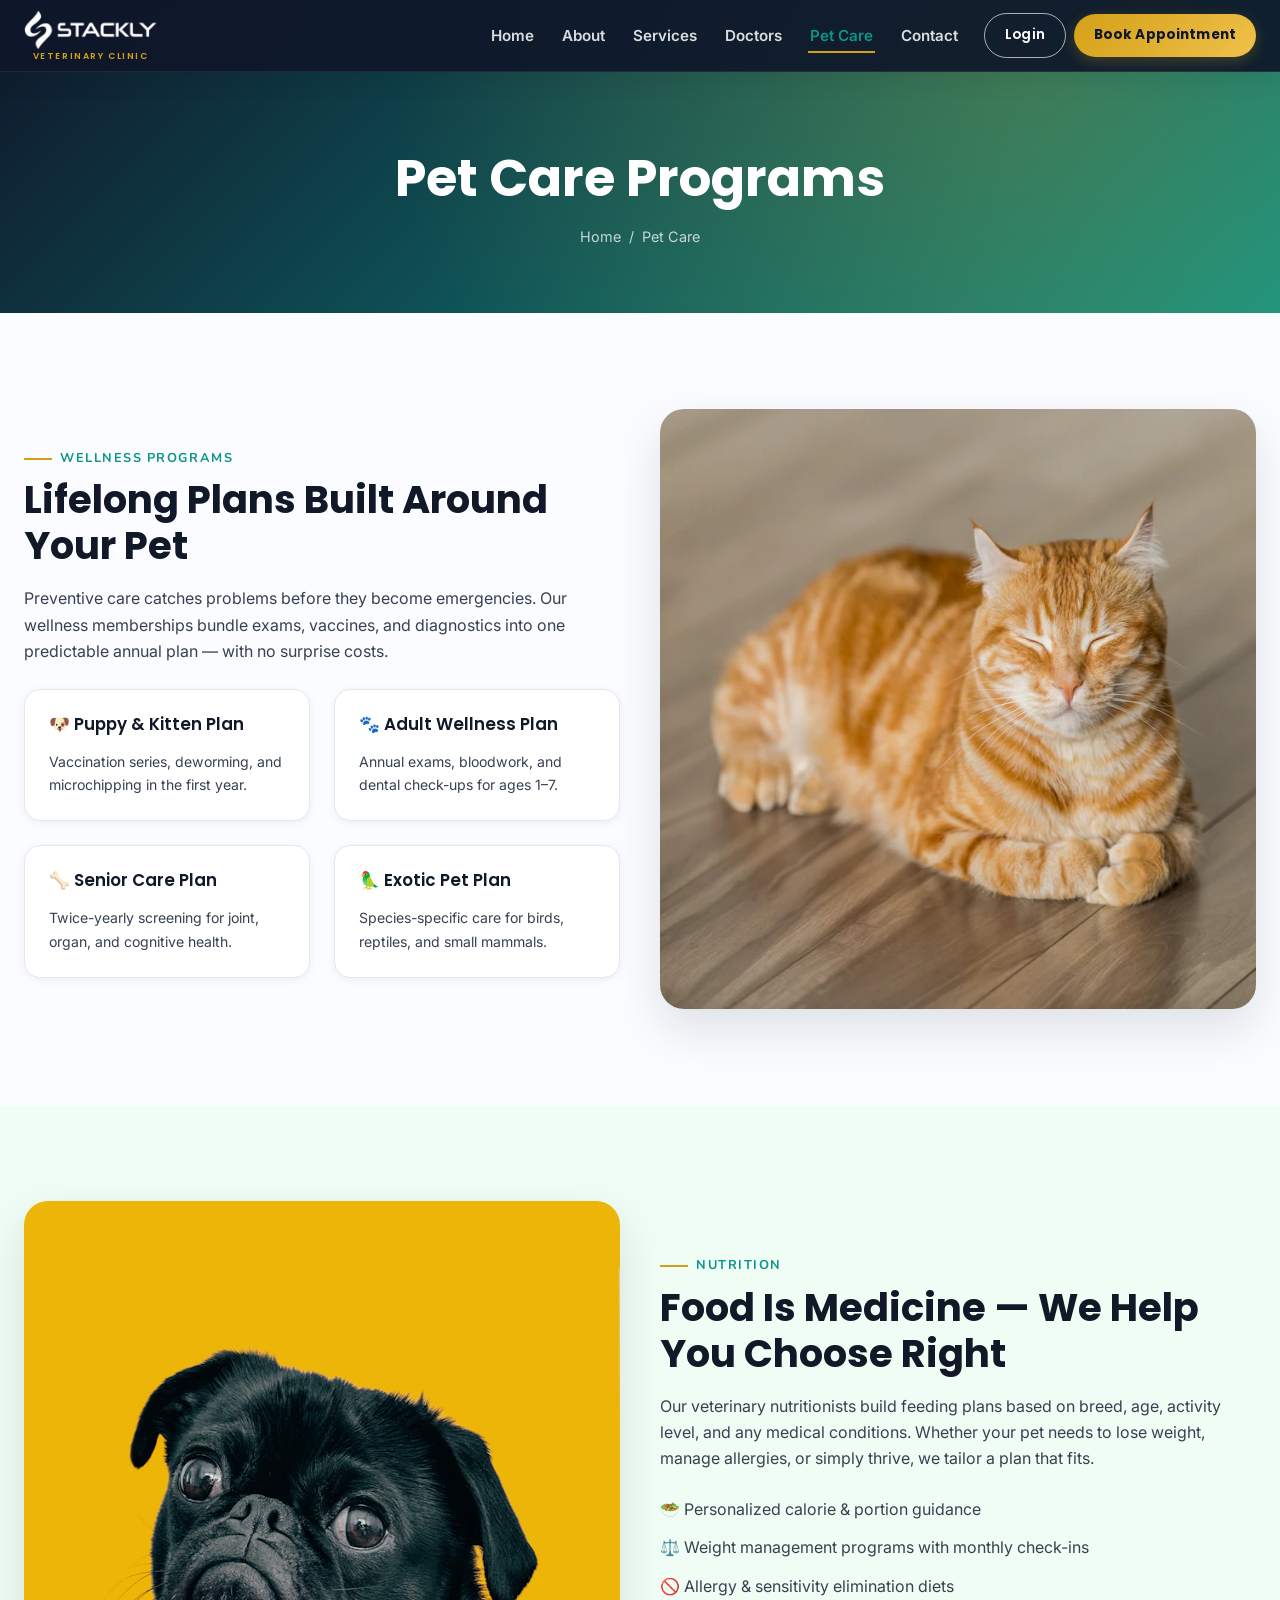
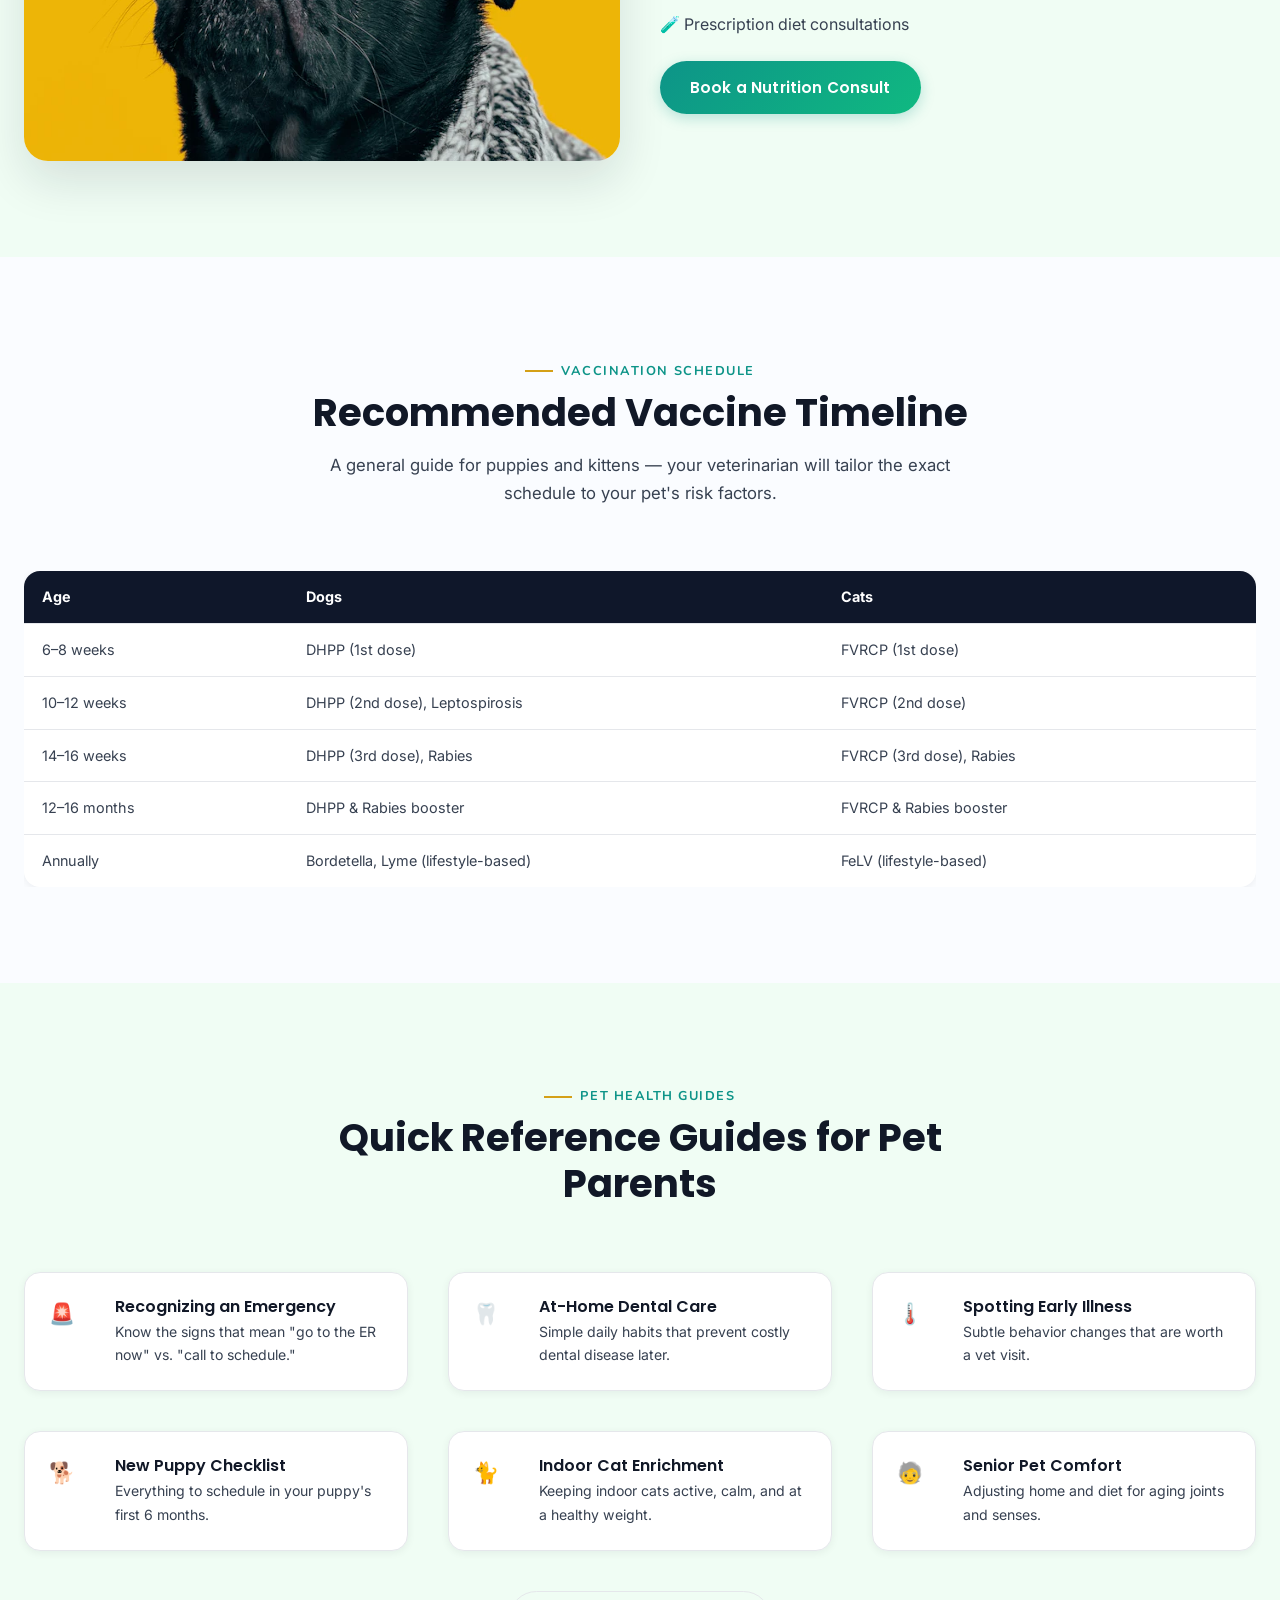
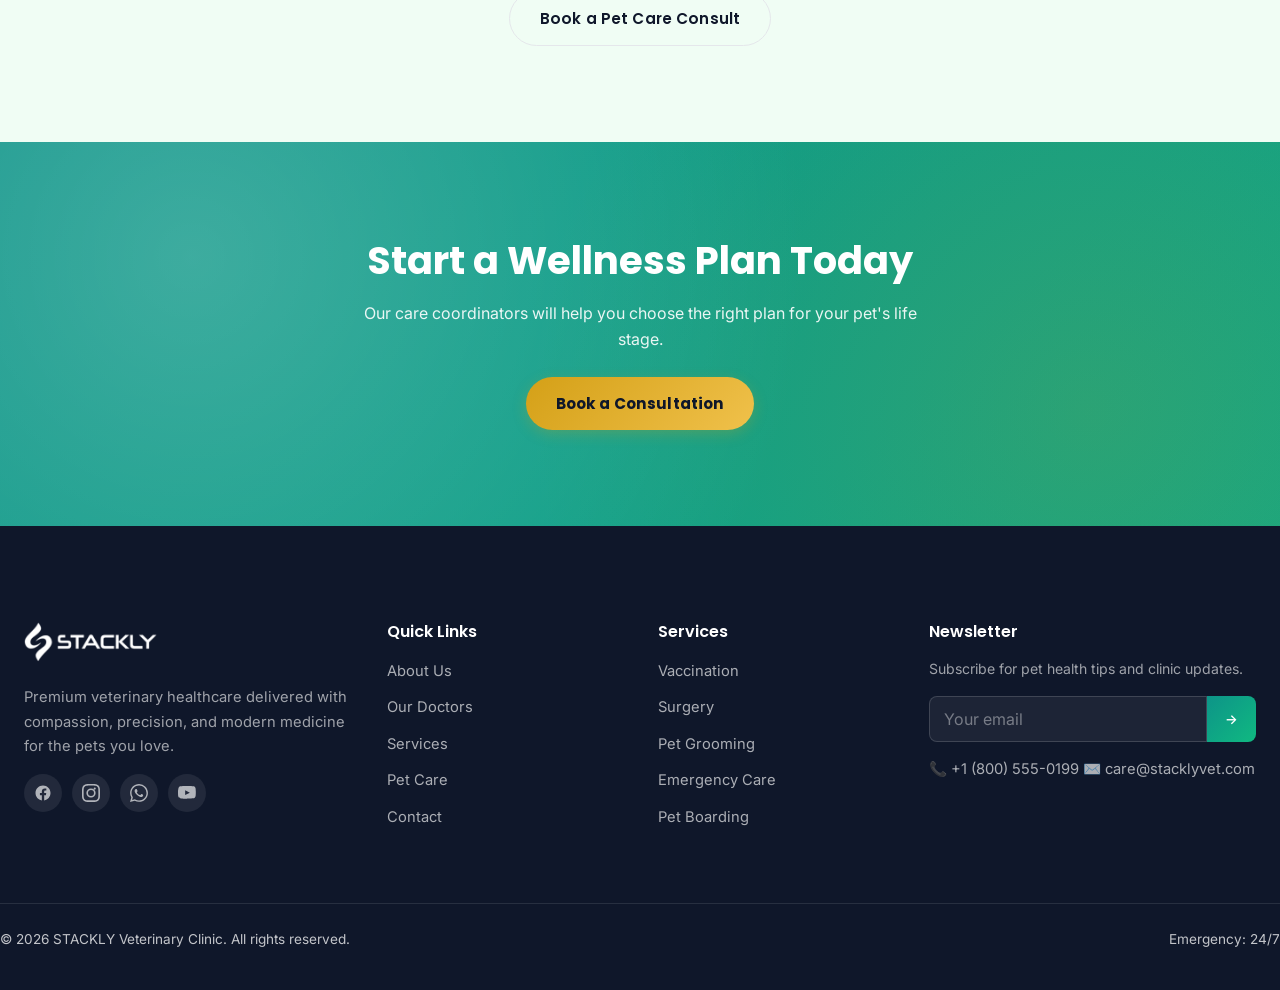
<file: pet-care.html>
<!DOCTYPE html>
<html lang="en">
<head>
  <meta charset="UTF-8">
  <meta name="viewport" content="width=device-width, initial-scale=1.0">
  <title>Pet Care Programs | STACKLY Veterinary Clinic</title>
  <meta name="description" content="STACKLY's pet care programs — wellness plans, nutrition guidance, vaccination schedules, and health guides for dogs, cats, and exotic pets.">
  <link rel="icon" href="Images/stackly-logo.webp" type="image/webp">
  <link rel="preconnect" href="https://fonts.googleapis.com">
  <link rel="preconnect" href="https://fonts.gstatic.com" crossorigin>
  <link href="https://fonts.googleapis.com/css2?family=Poppins:wght@500;600;700&family=Inter:wght@400;500;600;700&family=Nunito:wght@600;700&display=swap" rel="stylesheet">
  <link rel="stylesheet" href="assets/css/variables.css">
  <link rel="stylesheet" href="assets/css/base.css">
  <link rel="stylesheet" href="assets/css/layout.css">
  <link rel="stylesheet" href="assets/css/components.css">
  <link rel="stylesheet" href="assets/css/animations.css">
  <style>
    .vac-table { width: 100%; border-collapse: collapse; background: var(--color-card); border-radius: var(--radius-md); overflow: hidden; box-shadow: var(--shadow-sm); }
    .vac-table th, .vac-table td { padding: 14px 18px; text-align: left; border-bottom: 1px solid var(--color-border); font-size: 0.9rem; }
    .vac-table th { background: var(--color-navy); color: #fff; font-weight: 700; }
    .vac-table tr:last-child td { border-bottom: none; }
    .vac-table tr:hover td { background: var(--color-bg-alt); }
    .guide-card { padding: var(--space-md); display: flex; gap: 14px; align-items: flex-start; }
    .guide-card .icon-badge { flex-shrink: 0; margin-bottom: 0; width: 52px; height: 52px; font-size: 1.3rem; }
    @media (max-width: 768px) { .vac-table { font-size: 0.8rem; } .vac-table th, .vac-table td { padding: 10px; } }
  </style>
</head>
<body data-page="pet-care">
  <a href="#main-content" class="skip-link">Skip to content</a>
  <header id="site-header" class="site-header"></header>

  <main id="main-content">
    <section class="page-hero">
      <div class="container">
        <h1>Pet Care Programs</h1>
        <nav class="breadcrumb" aria-label="Breadcrumb">
          <a href="index.html">Home</a><span>/</span><span>Pet Care</span>
        </nav>
      </div>
    </section>

    <!-- ================= WELLNESS PROGRAMS ================= -->
    <section class="section">
      <div class="container grid-2" style="align-items:center;">
        <div data-animate="fade-up">
          <span class="eyebrow">Wellness Programs</span>
          <h2>Lifelong Plans Built Around Your Pet</h2>
          <p>Preventive care catches problems before they become emergencies. Our wellness memberships bundle exams, vaccines, and diagnostics into one predictable annual plan — with no surprise costs.</p>
          <div class="grid-2" style="gap:var(--space-md);margin-top:var(--space-md);">
            <div class="card" style="padding:var(--space-md);">
              <h3 style="font-size:1.05rem;">🐶 Puppy &amp; Kitten Plan</h3>
              <p style="font-size:0.88rem;margin:0;">Vaccination series, deworming, and microchipping in the first year.</p>
            </div>
            <div class="card" style="padding:var(--space-md);">
              <h3 style="font-size:1.05rem;">🐾 Adult Wellness Plan</h3>
              <p style="font-size:0.88rem;margin:0;">Annual exams, bloodwork, and dental check-ups for ages 1–7.</p>
            </div>
            <div class="card" style="padding:var(--space-md);">
              <h3 style="font-size:1.05rem;">🦴 Senior Care Plan</h3>
              <p style="font-size:0.88rem;margin:0;">Twice-yearly screening for joint, organ, and cognitive health.</p>
            </div>
            <div class="card" style="padding:var(--space-md);">
              <h3 style="font-size:1.05rem;">🦜 Exotic Pet Plan</h3>
              <p style="font-size:0.88rem;margin:0;">Species-specific care for birds, reptiles, and small mammals.</p>
            </div>
          </div>
        </div>
        <div data-animate="zoom-in">
          <img src="Images/webp/cat-vet-checkup.webp" alt="Vet checking a cat's heartbeat with a stethoscope" loading="lazy" style="width:100%;border-radius:var(--radius-lg);box-shadow:var(--shadow-lg);" width="700" height="600">
        </div>
      </div>
    </section>

    <!-- ================= NUTRITION ================= -->
    <section class="section section-alt">
      <div class="container grid-2" style="align-items:center;">
        <div data-animate="zoom-in">
          <img src="Images/webp/pet-food.webp" alt="Healthy pet food being measured into a bowl" loading="lazy" style="width:100%;border-radius:var(--radius-lg);box-shadow:var(--shadow-lg);" width="700" height="560">
        </div>
        <div data-animate="fade-up">
          <span class="eyebrow">Nutrition</span>
          <h2>Food Is Medicine — We Help You Choose Right</h2>
          <p>Our veterinary nutritionists build feeding plans based on breed, age, activity level, and any medical conditions. Whether your pet needs to lose weight, manage allergies, or simply thrive, we tailor a plan that fits.</p>
          <ul style="display:flex;flex-direction:column;gap:12px;margin:1.5rem 0;">
            <li>🥗 Personalized calorie &amp; portion guidance</li>
            <li>⚖️ Weight management programs with monthly check-ins</li>
            <li>🚫 Allergy &amp; sensitivity elimination diets</li>
            <li>🧪 Prescription diet consultations</li>
          </ul>
          <a href="appointments.html" class="btn btn-primary">Book a Nutrition Consult</a>
        </div>
      </div>
    </section>

    <!-- ================= VACCINATION SCHEDULE ================= -->
    <section class="section">
      <div class="container">
        <div class="section-head" data-animate="fade-up">
          <span class="eyebrow">Vaccination Schedule</span>
          <h2>Recommended Vaccine Timeline</h2>
          <p>A general guide for puppies and kittens — your veterinarian will tailor the exact schedule to your pet's risk factors.</p>
        </div>
        <div style="overflow-x:auto;" data-animate="fade-up" data-delay="100">
          <table class="vac-table">
            <thead>
              <tr><th>Age</th><th>Dogs</th><th>Cats</th></tr>
            </thead>
            <tbody>
              <tr><td>6–8 weeks</td><td>DHPP (1st dose)</td><td>FVRCP (1st dose)</td></tr>
              <tr><td>10–12 weeks</td><td>DHPP (2nd dose), Leptospirosis</td><td>FVRCP (2nd dose)</td></tr>
              <tr><td>14–16 weeks</td><td>DHPP (3rd dose), Rabies</td><td>FVRCP (3rd dose), Rabies</td></tr>
              <tr><td>12–16 months</td><td>DHPP &amp; Rabies booster</td><td>FVRCP &amp; Rabies booster</td></tr>
              <tr><td>Annually</td><td>Bordetella, Lyme (lifestyle-based)</td><td>FeLV (lifestyle-based)</td></tr>
            </tbody>
          </table>
        </div>
      </div>
    </section>

    <!-- ================= HEALTH GUIDES ================= -->
    <section class="section section-alt">
      <div class="container">
        <div class="section-head" data-animate="fade-up">
          <span class="eyebrow">Pet Health Guides</span>
          <h2>Quick Reference Guides for Pet Parents</h2>
        </div>
        <div class="grid-3">
          <div class="card guide-card" data-animate="fade-up">
            <div class="icon-badge">🚨</div>
            <div><h3 style="font-size:1rem;margin-bottom:4px;">Recognizing an Emergency</h3><p style="margin:0;font-size:0.88rem;">Know the signs that mean "go to the ER now" vs. "call to schedule."</p></div>
          </div>
          <div class="card guide-card" data-animate="fade-up" data-delay="100">
            <div class="icon-badge">🦷</div>
            <div><h3 style="font-size:1rem;margin-bottom:4px;">At-Home Dental Care</h3><p style="margin:0;font-size:0.88rem;">Simple daily habits that prevent costly dental disease later.</p></div>
          </div>
          <div class="card guide-card" data-animate="fade-up" data-delay="200">
            <div class="icon-badge">🌡️</div>
            <div><h3 style="font-size:1rem;margin-bottom:4px;">Spotting Early Illness</h3><p style="margin:0;font-size:0.88rem;">Subtle behavior changes that are worth a vet visit.</p></div>
          </div>
          <div class="card guide-card" data-animate="fade-up">
            <div class="icon-badge">🐕</div>
            <div><h3 style="font-size:1rem;margin-bottom:4px;">New Puppy Checklist</h3><p style="margin:0;font-size:0.88rem;">Everything to schedule in your puppy's first 6 months.</p></div>
          </div>
          <div class="card guide-card" data-animate="fade-up" data-delay="100">
            <div class="icon-badge">🐈</div>
            <div><h3 style="font-size:1rem;margin-bottom:4px;">Indoor Cat Enrichment</h3><p style="margin:0;font-size:0.88rem;">Keeping indoor cats active, calm, and at a healthy weight.</p></div>
          </div>
          <div class="card guide-card" data-animate="fade-up" data-delay="200">
            <div class="icon-badge">🧓</div>
            <div><h3 style="font-size:1rem;margin-bottom:4px;">Senior Pet Comfort</h3><p style="margin:0;font-size:0.88rem;">Adjusting home and diet for aging joints and senses.</p></div>
          </div>
        </div>
        <div class="text-center" style="margin-top:2.5rem;">
          <a href="appointments.html" class="btn btn-outline-dark">Book a Pet Care Consult</a>
        </div>
      </div>
    </section>

    <section class="appointment-cta" aria-label="Book an appointment">
      <div class="container cta-inner" data-animate="zoom-in">
        <h2>Start a Wellness Plan Today</h2>
        <p>Our care coordinators will help you choose the right plan for your pet's life stage.</p>
        <a href="appointments.html" class="btn btn-gold">Book a Consultation</a>
      </div>
    </section>
  </main>

  <footer id="site-footer" class="site-footer"></footer>
  <button id="scrollTopBtn" class="scroll-top" aria-label="Scroll to top">↑</button>

  <link rel="stylesheet" href="assets/css/home.css">
  <script src="assets/js/layout.js"></script>
  <script src="assets/js/main.js"></script>
</body>
</html>
</file>
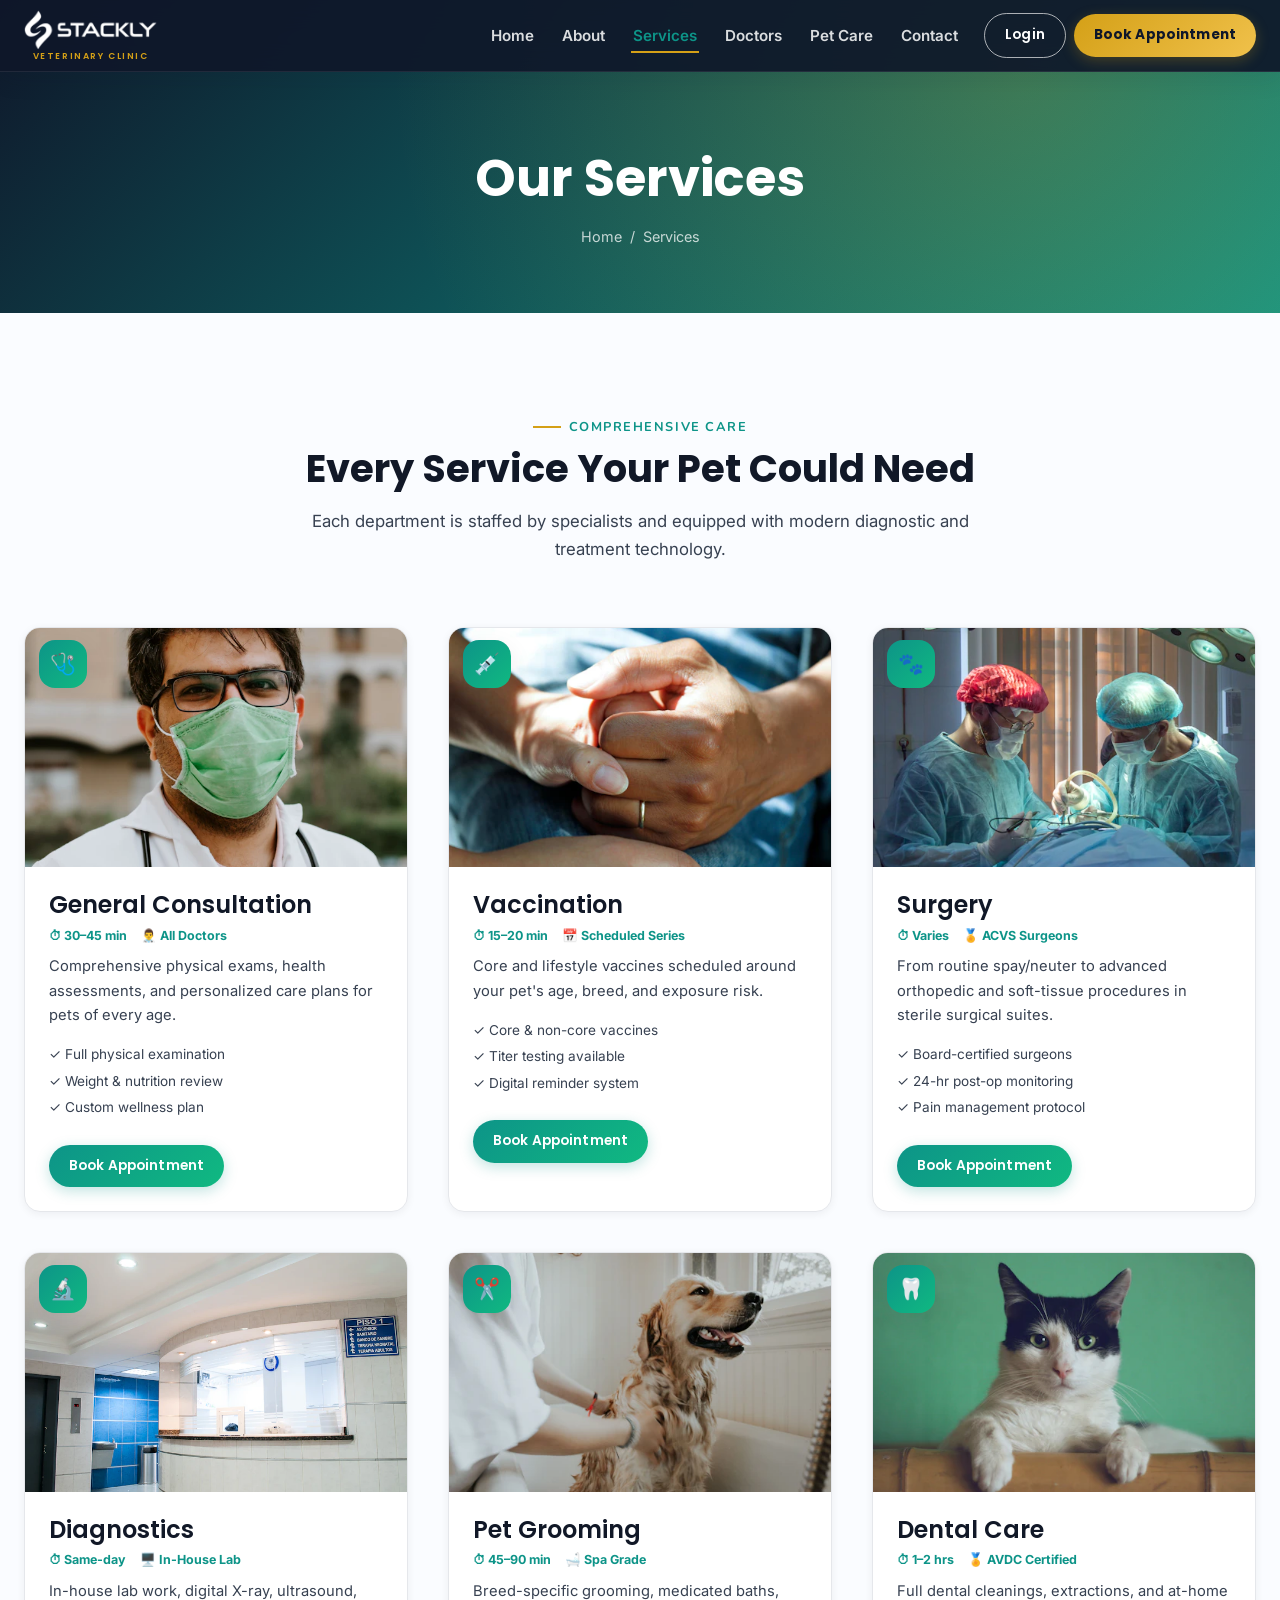
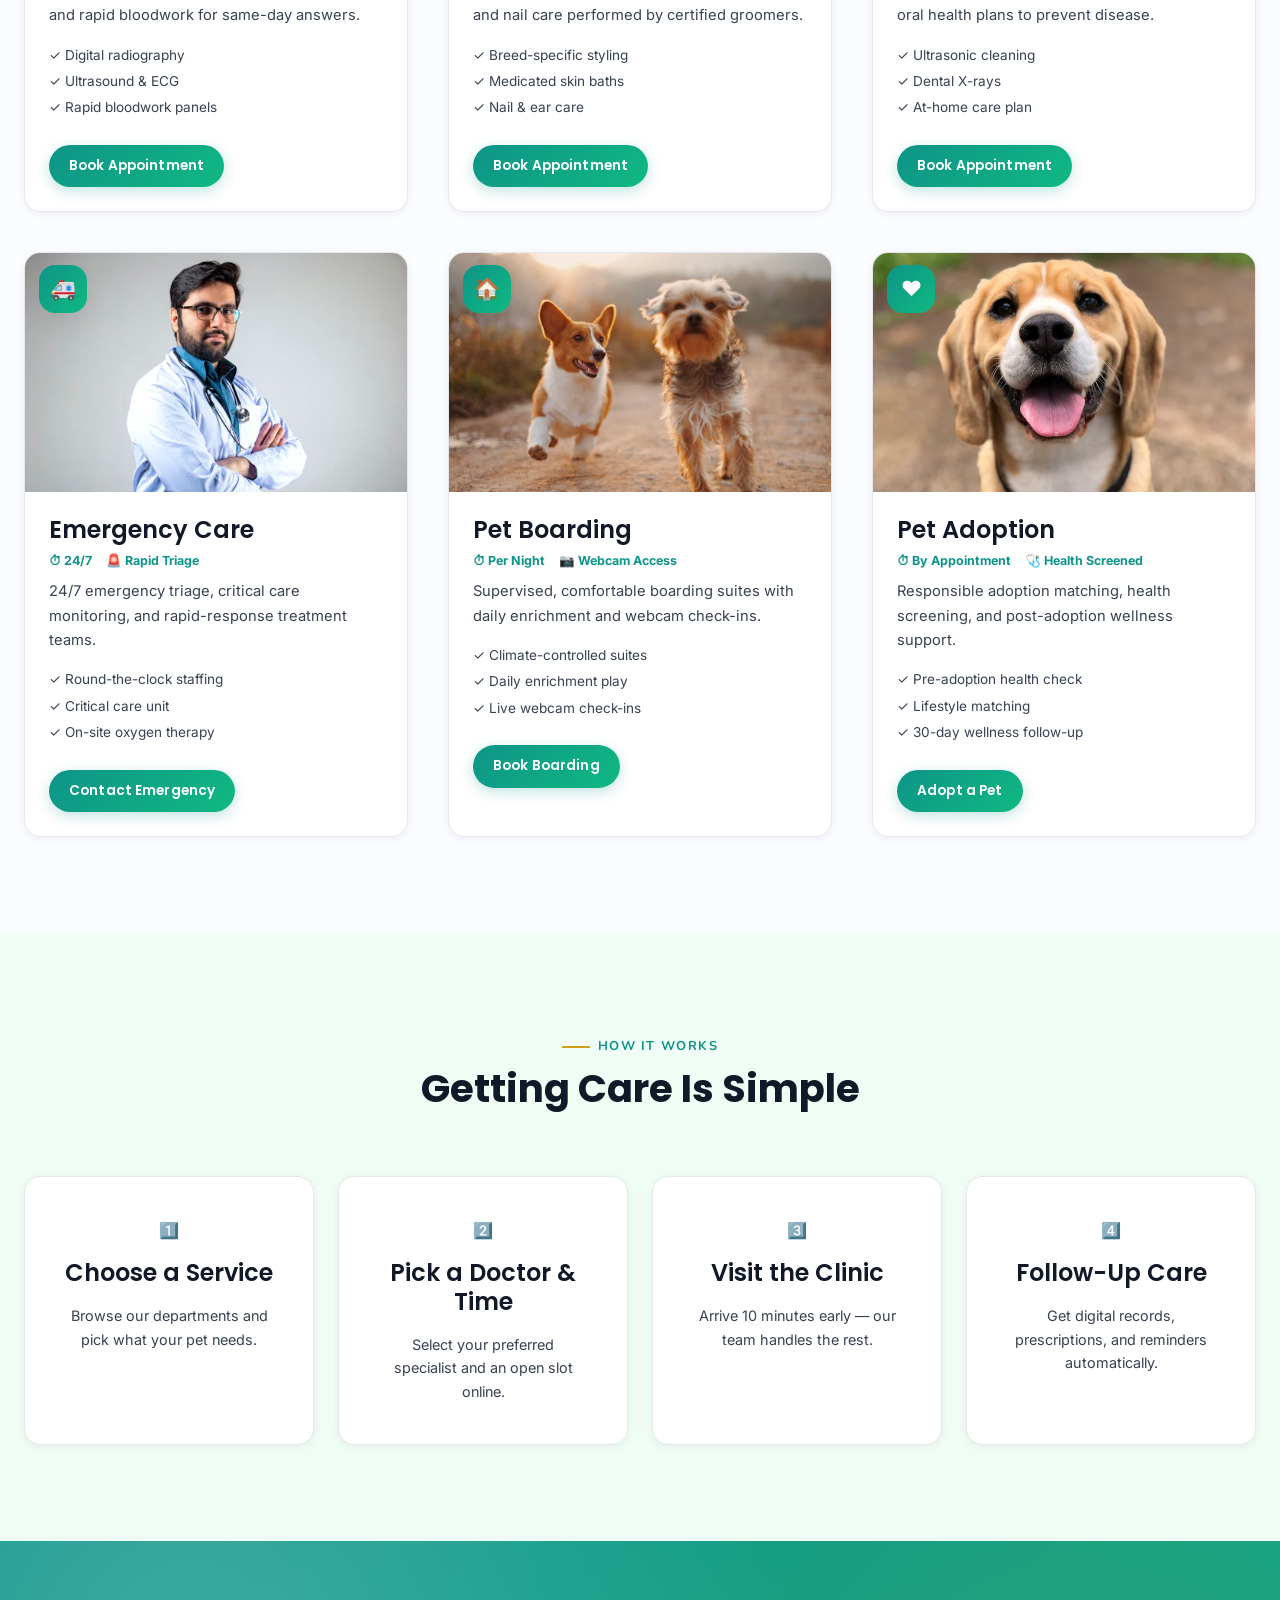
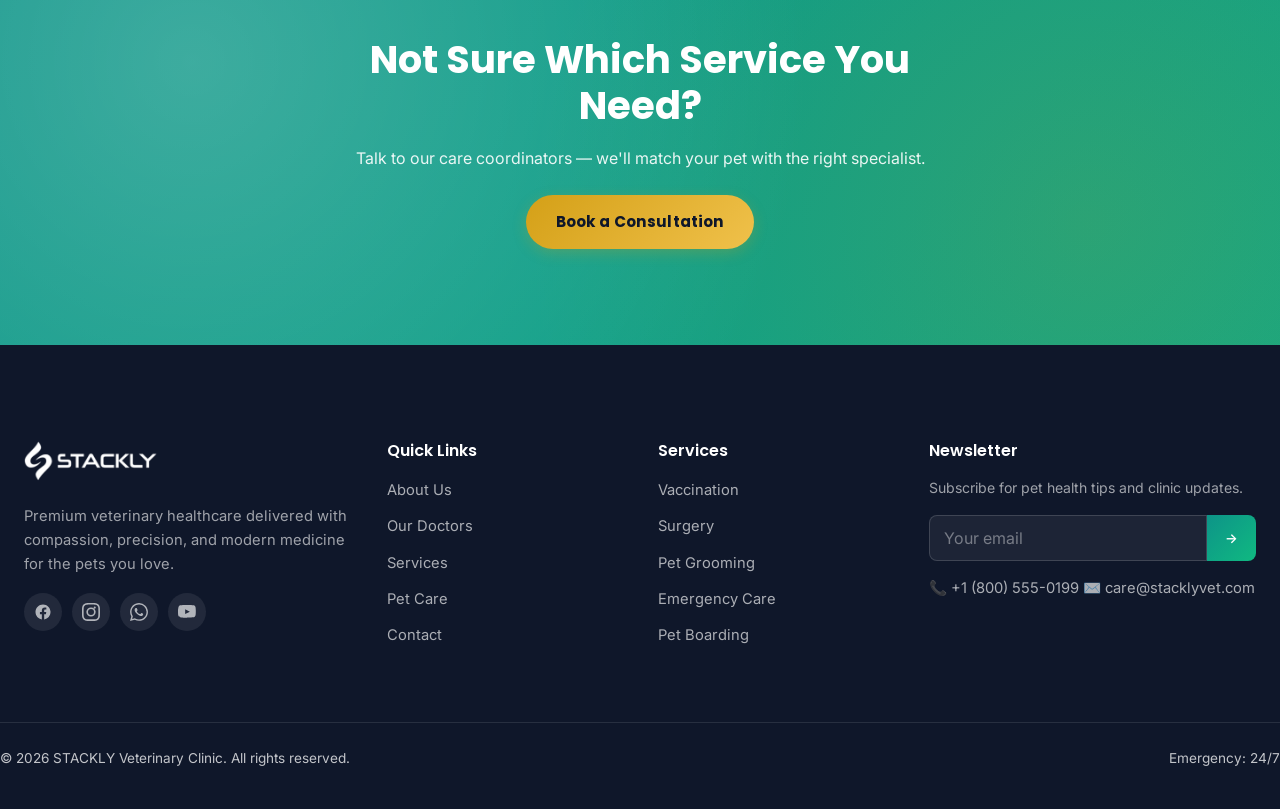
<file: services.html>
<!DOCTYPE html>
<html lang="en">
<head>
  <meta charset="UTF-8">
  <meta name="viewport" content="width=device-width, initial-scale=1.0">
  <title>Services | STACKLY Veterinary Clinic</title>
  <meta name="description" content="Explore STACKLY's full range of veterinary services — consultation, vaccination, surgery, diagnostics, grooming, dental care, emergency care, boarding, adoption, and pharmacy.">
  <link rel="icon" href="Images/stackly-logo.webp" type="image/webp">
  <link rel="preconnect" href="https://fonts.googleapis.com">
  <link rel="preconnect" href="https://fonts.gstatic.com" crossorigin>
  <link href="https://fonts.googleapis.com/css2?family=Poppins:wght@500;600;700&family=Inter:wght@400;500;600;700&family=Nunito:wght@600;700&display=swap" rel="stylesheet">
  <link rel="stylesheet" href="assets/css/variables.css">
  <link rel="stylesheet" href="assets/css/base.css">
  <link rel="stylesheet" href="assets/css/layout.css">
  <link rel="stylesheet" href="assets/css/components.css">
  <link rel="stylesheet" href="assets/css/animations.css">
</head>
<body data-page="services">
  <a href="#main-content" class="skip-link">Skip to content</a>
  <header id="site-header" class="site-header"></header>

  <main id="main-content">
    <section class="page-hero">
      <div class="container">
        <h1>Our Services</h1>
        <nav class="breadcrumb" aria-label="Breadcrumb">
          <a href="index.html">Home</a><span>/</span><span>Services</span>
        </nav>
      </div>
    </section>

    <section class="section">
      <div class="container">
        <div class="section-head" data-animate="fade-up">
          <span class="eyebrow">Comprehensive Care</span>
          <h2>Every Service Your Pet Could Need</h2>
          <p>Each department is staffed by specialists and equipped with modern diagnostic and treatment technology.</p>
        </div>

        <div class="grid-3">
          <article id="consultation" class="card service-card has-media" data-animate="fade-up">
            <div class="service-media"><img src="Images/webp/vet-examining-dog.webp" alt="Veterinarian examining a dog during consultation" loading="lazy" width="500" height="320"></div>
            <div class="icon-badge">🩺</div>
            <div class="service-body">
              <h3>General Consultation</h3>
              <div class="service-meta"><span>⏱ 30–45 min</span><span>👨‍⚕️ All Doctors</span></div>
              <p>Comprehensive physical exams, health assessments, and personalized care plans for pets of every age.</p>
              <ul class="service-list"><li>✓ Full physical examination</li><li>✓ Weight &amp; nutrition review</li><li>✓ Custom wellness plan</li></ul>
              <a href="appointments.html" class="btn btn-primary btn-sm" style="margin-top:var(--space-sm);">Book Appointment</a>
            </div>
          </article>
          <article id="vaccination" class="card service-card has-media" data-animate="fade-up" data-delay="50">
            <div class="service-media"><img src="Images/webp/vaccination-kitten.webp" alt="Vet administering a vaccine to a kitten" loading="lazy" width="500" height="320"></div>
            <div class="icon-badge">💉</div>
            <div class="service-body">
              <h3>Vaccination</h3>
              <div class="service-meta"><span>⏱ 15–20 min</span><span>📅 Scheduled Series</span></div>
              <p>Core and lifestyle vaccines scheduled around your pet's age, breed, and exposure risk.</p>
              <ul class="service-list"><li>✓ Core &amp; non-core vaccines</li><li>✓ Titer testing available</li><li>✓ Digital reminder system</li></ul>
              <a href="appointments.html" class="btn btn-primary btn-sm" style="margin-top:var(--space-sm);">Book Appointment</a>
            </div>
          </article>
          <article id="surgery" class="card service-card has-media" data-animate="fade-up" data-delay="100">
            <div class="service-media"><img src="Images/webp/surgical-suite.webp" alt="Veterinary surgical team in operating theatre" loading="lazy" width="500" height="320"></div>
            <div class="icon-badge">🐾</div>
            <div class="service-body">
              <h3>Surgery</h3>
              <div class="service-meta"><span>⏱ Varies</span><span>🏅 ACVS Surgeons</span></div>
              <p>From routine spay/neuter to advanced orthopedic and soft-tissue procedures in sterile surgical suites.</p>
              <ul class="service-list"><li>✓ Board-certified surgeons</li><li>✓ 24-hr post-op monitoring</li><li>✓ Pain management protocol</li></ul>
              <a href="appointments.html" class="btn btn-primary btn-sm" style="margin-top:var(--space-sm);">Book Appointment</a>
            </div>
          </article>
          <article id="diagnostics" class="card service-card has-media" data-animate="fade-up" data-delay="150">
            <div class="service-media"><img src="Images/webp/clinic-reception.webp" alt="Veterinary technician reviewing ultrasound imaging" loading="lazy" width="500" height="320"></div>
            <div class="icon-badge">🔬</div>
            <div class="service-body">
              <h3>Diagnostics</h3>
              <div class="service-meta"><span>⏱ Same-day</span><span>🖥️ In-House Lab</span></div>
              <p>In-house lab work, digital X-ray, ultrasound, and rapid bloodwork for same-day answers.</p>
              <ul class="service-list"><li>✓ Digital radiography</li><li>✓ Ultrasound &amp; ECG</li><li>✓ Rapid bloodwork panels</li></ul>
              <a href="appointments.html" class="btn btn-primary btn-sm" style="margin-top:var(--space-sm);">Book Appointment</a>
            </div>
          </article>
          <article id="grooming" class="card service-card has-media" data-animate="fade-up" data-delay="200">
            <div class="service-media"><img src="Images/webp/pet-grooming.webp" alt="Groomer brushing a fluffy dog" loading="lazy" width="500" height="320"></div>
            <div class="icon-badge">✂️</div>
            <div class="service-body">
              <h3>Pet Grooming</h3>
              <div class="service-meta"><span>⏱ 45–90 min</span><span>🛁 Spa Grade</span></div>
              <p>Breed-specific grooming, medicated baths, and nail care performed by certified groomers.</p>
              <ul class="service-list"><li>✓ Breed-specific styling</li><li>✓ Medicated skin baths</li><li>✓ Nail &amp; ear care</li></ul>
              <a href="appointments.html" class="btn btn-primary btn-sm" style="margin-top:var(--space-sm);">Book Appointment</a>
            </div>
          </article>
          <article id="dental" class="card service-card has-media" data-animate="fade-up" data-delay="250">
            <div class="service-media"><img src="Images/webp/dental-cat.webp" alt="Veterinary dental cleaning procedure" loading="lazy" width="500" height="320"></div>
            <div class="icon-badge">🦷</div>
            <div class="service-body">
              <h3>Dental Care</h3>
              <div class="service-meta"><span>⏱ 1–2 hrs</span><span>🏅 AVDC Certified</span></div>
              <p>Full dental cleanings, extractions, and at-home oral health plans to prevent disease.</p>
              <ul class="service-list"><li>✓ Ultrasonic cleaning</li><li>✓ Dental X-rays</li><li>✓ At-home care plan</li></ul>
              <a href="appointments.html" class="btn btn-primary btn-sm" style="margin-top:var(--space-sm);">Book Appointment</a>
            </div>
          </article>
          <article id="emergency" class="card service-card has-media" data-animate="fade-up">
            <div class="service-media"><img src="Images/webp/diagnostic-imaging.webp" alt="Emergency veterinary team treating a patient" loading="lazy" width="500" height="320"></div>
            <div class="icon-badge">🚑</div>
            <div class="service-body">
              <h3>Emergency Care</h3>
              <div class="service-meta"><span>⏱ 24/7</span><span>🚨 Rapid Triage</span></div>
              <p>24/7 emergency triage, critical care monitoring, and rapid-response treatment teams.</p>
              <ul class="service-list"><li>✓ Round-the-clock staffing</li><li>✓ Critical care unit</li><li>✓ On-site oxygen therapy</li></ul>
              <a href="contact.html" class="btn btn-primary btn-sm" style="margin-top:var(--space-sm);">Contact Emergency</a>
            </div>
          </article>
          <article id="boarding" class="card service-card has-media" data-animate="fade-up" data-delay="50">
            <div class="service-media"><img src="Images/webp/pet-boarding.webp" alt="Comfortable pet boarding suite" loading="lazy" width="500" height="320"></div>
            <div class="icon-badge">🏠</div>
            <div class="service-body">
              <h3>Pet Boarding</h3>
              <div class="service-meta"><span>⏱ Per Night</span><span>📷 Webcam Access</span></div>
              <p>Supervised, comfortable boarding suites with daily enrichment and webcam check-ins.</p>
              <ul class="service-list"><li>✓ Climate-controlled suites</li><li>✓ Daily enrichment play</li><li>✓ Live webcam check-ins</li></ul>
              <a href="appointments.html" class="btn btn-primary btn-sm" style="margin-top:var(--space-sm);">Book Boarding</a>
            </div>
          </article>
          <article id="adoption" class="card service-card has-media" data-animate="fade-up" data-delay="100">
            <div class="service-media"><img src="Images/webp/dog-with-family.webp" alt="Family meeting a shelter dog for adoption" loading="lazy" width="500" height="320"></div>
            <div class="icon-badge">❤️</div>
            <div class="service-body">
              <h3>Pet Adoption</h3>
              <div class="service-meta"><span>⏱ By Appointment</span><span>🩺 Health Screened</span></div>
              <p>Responsible adoption matching, health screening, and post-adoption wellness support.</p>
              <ul class="service-list"><li>✓ Pre-adoption health check</li><li>✓ Lifestyle matching</li><li>✓ 30-day wellness follow-up</li></ul>
              <a href="404.html" class="btn btn-primary btn-sm" style="margin-top:var(--space-sm);">Adopt a Pet</a>
            </div>
          </article>
        </div>
      </div>
    </section>

    <section class="section section-alt">
      <div class="container">
        <div class="section-head" data-animate="fade-up">
          <span class="eyebrow">How It Works</span>
          <h2>Getting Care Is Simple</h2>
        </div>
        <div class="grid-4">
          <div class="card text-center" style="padding:var(--space-lg);" data-animate="fade-up">
            <div class="icon-badge" style="margin:0 auto var(--space-sm);">1️⃣</div>
            <h3>Choose a Service</h3>
            <p style="margin:0;font-size:0.9rem;">Browse our departments and pick what your pet needs.</p>
          </div>
          <div class="card text-center" style="padding:var(--space-lg);" data-animate="fade-up" data-delay="100">
            <div class="icon-badge" style="margin:0 auto var(--space-sm);">2️⃣</div>
            <h3>Pick a Doctor &amp; Time</h3>
            <p style="margin:0;font-size:0.9rem;">Select your preferred specialist and an open slot online.</p>
          </div>
          <div class="card text-center" style="padding:var(--space-lg);" data-animate="fade-up" data-delay="200">
            <div class="icon-badge" style="margin:0 auto var(--space-sm);">3️⃣</div>
            <h3>Visit the Clinic</h3>
            <p style="margin:0;font-size:0.9rem;">Arrive 10 minutes early — our team handles the rest.</p>
          </div>
          <div class="card text-center" style="padding:var(--space-lg);" data-animate="fade-up" data-delay="300">
            <div class="icon-badge" style="margin:0 auto var(--space-sm);">4️⃣</div>
            <h3>Follow-Up Care</h3>
            <p style="margin:0;font-size:0.9rem;">Get digital records, prescriptions, and reminders automatically.</p>
          </div>
        </div>
      </div>
    </section>

    <section class="appointment-cta" aria-label="Book an appointment">
      <div class="container cta-inner" data-animate="zoom-in">
        <h2>Not Sure Which Service You Need?</h2>
        <p>Talk to our care coordinators — we'll match your pet with the right specialist.</p>
        <a href="appointments.html" class="btn btn-gold">Book a Consultation</a>
      </div>
    </section>
  </main>

  <footer id="site-footer" class="site-footer"></footer>
  <button id="scrollTopBtn" class="scroll-top" aria-label="Scroll to top">↑</button>

  <link rel="stylesheet" href="assets/css/home.css">
  <script src="assets/js/layout.js"></script>
  <script src="assets/js/main.js"></script>
</body>
</html>
</file>
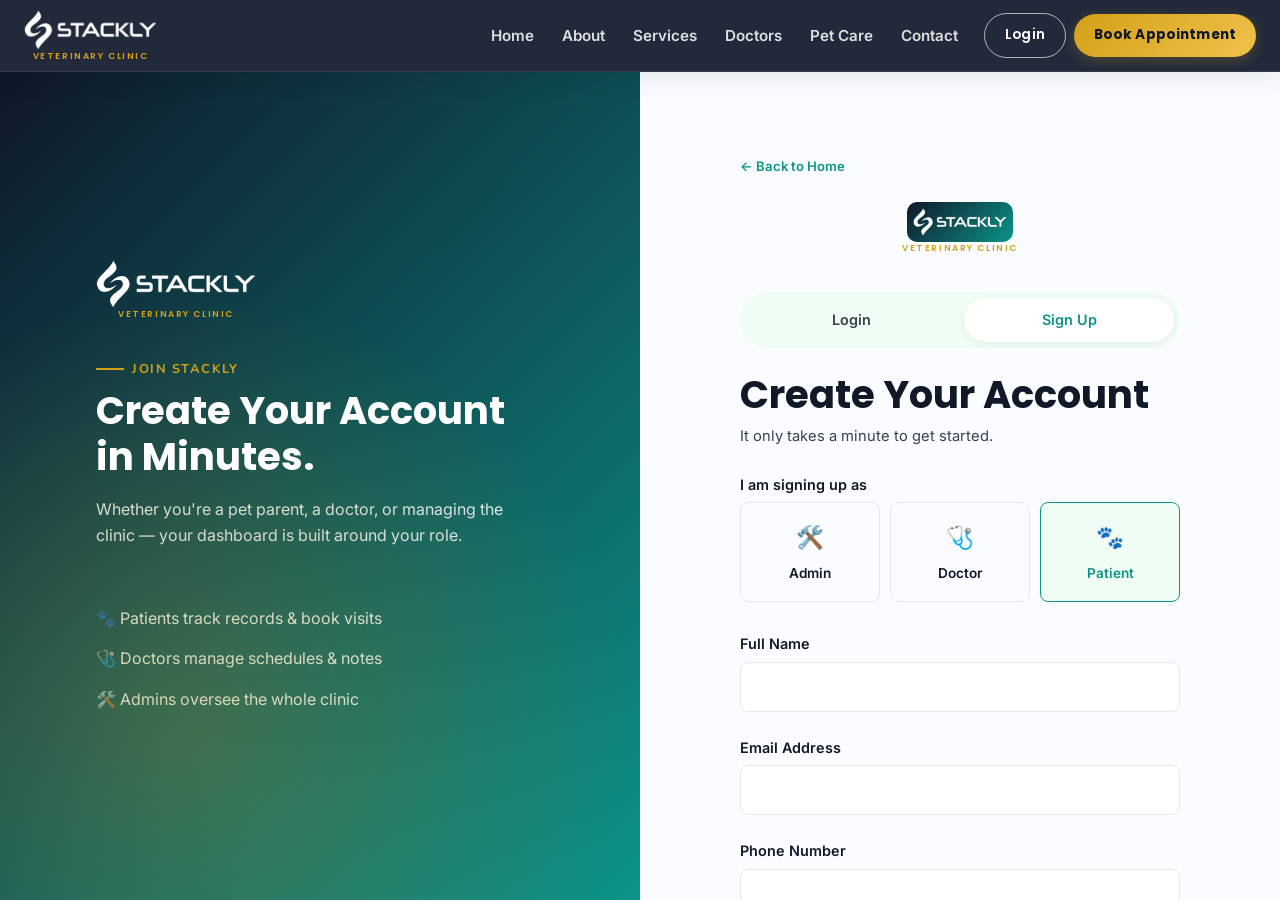
<file: signup.html>
<!DOCTYPE html>
<html lang="en">
<head>
  <meta charset="UTF-8">
  <meta name="viewport" content="width=device-width, initial-scale=1.0">
  <title>Sign Up | STACKLY Veterinary Clinic</title>
  <meta name="description" content="Create your STACKLY Veterinary Clinic account as an Admin, Doctor, or Patient.">
  <link rel="icon" href="Images/stackly-logo.webp" type="image/webp">
  <link rel="preconnect" href="https://fonts.googleapis.com">
  <link rel="preconnect" href="https://fonts.gstatic.com" crossorigin>
  <link href="https://fonts.googleapis.com/css2?family=Poppins:wght@500;600;700&family=Inter:wght@400;500;600;700&family=Nunito:wght@600;700&display=swap" rel="stylesheet">
  <link rel="stylesheet" href="assets/css/variables.css">
  <link rel="stylesheet" href="assets/css/base.css">
  <link rel="stylesheet" href="assets/css/layout.css">
  <link rel="stylesheet" href="assets/css/components.css">
  <link rel="stylesheet" href="assets/css/animations.css">
</head>
<body data-page="signup">
  <a href="#main-content" class="skip-link">Skip to content</a>
  <header id="site-header" class="site-header"></header>

  <div class="auth-wrap" id="main-content">
    <div class="auth-visual" data-animate="fade-up">
      <a href="index.html" class="brand auth-brand">
        <div class="brand-text">
          <img src="Images/stackly-logo.webp" alt="STACKLY Veterinary Clinic">
          <span class="brand-tagline">VETERINARY CLINIC</span>
        </div>
      </a>
      <span class="eyebrow" style="color:var(--color-gold);">Join STACKLY</span>
      <h2>Create Your Account in Minutes.</h2>
      <p style="color:rgba(255,255,255,0.85);max-width:420px;">Whether you're a pet parent, a doctor, or managing the clinic — your dashboard is built around your role.</p>
      <ul style="display:flex;flex-direction:column;gap:14px;margin-top:var(--space-lg);color:rgba(255,255,255,0.85);">
        <li>🐾 Patients track records &amp; book visits</li>
        <li>🩺 Doctors manage schedules &amp; notes</li>
        <li>🛠️ Admins oversee the whole clinic</li>
      </ul>
    </div>

    <div class="auth-form-side">
      <div class="auth-card" data-animate="zoom-in">
        <a href="index.html" class="auth-back-btn">← Back to Home</a>

        <a href="index.html" class="brand auth-brand-center">
          <div class="brand-text">
            <img src="Images/stackly-logo.webp" alt="STACKLY Veterinary Clinic" width="52" height="52">
            <span class="brand-tagline">VETERINARY CLINIC</span>
          </div>
        </a>

        <div class="auth-tabs">
          <a href="login.html">Login</a>
          <a href="signup.html" class="active">Sign Up</a>
        </div>

        <h2 style="margin-bottom:6px;">Create Your Account</h2>
        <p style="margin-bottom:var(--space-md);font-size:0.92rem;">It only takes a minute to get started.</p>

        <form id="signupForm" data-validate novalidate>
          <div class="form-group">
            <label>I am signing up as</label>
            <div class="role-select">
              <input type="radio" name="role" id="suRoleAdmin" value="admin">
              <label for="suRoleAdmin"><span>🛠️</span>Admin</label>
              <input type="radio" name="role" id="suRoleDoctor" value="doctor">
              <label for="suRoleDoctor"><span>🩺</span>Doctor</label>
              <input type="radio" name="role" id="suRolePatient" value="patient" checked>
              <label for="suRolePatient"><span>🐾</span>Patient</label>
            </div>
          </div>

          <div class="form-group">
            <label for="fullName">Full Name</label>
            <input type="text" id="fullName" name="fullName" class="form-control" data-rule="name" required autocomplete="name">
            <div class="field-message error-message">⚠ Enter your full name (e.g. John Smith).</div>
            <div class="field-message success-message">✓ Looks good.</div>
          </div>

          <div class="form-group">
            <label for="signupEmail">Email Address</label>
            <input type="email" id="signupEmail" name="signupEmail" class="form-control" data-rule="email" required autocomplete="email">
            <div class="field-message error-message">⚠ Enter a valid email address (e.g. you@example.com).</div>
            <div class="field-message success-message">✓ Looks good.</div>
          </div>

          <div class="form-group">
            <label for="signupPhone">Phone Number</label>
            <input type="tel" id="signupPhone" name="signupPhone" class="form-control" data-rule="phone" required autocomplete="tel">
            <div class="field-message error-message">⚠ Enter a valid phone number (7–13 digits).</div>
            <div class="field-message success-message">✓ Looks good.</div>
          </div>

          <div class="form-group">
            <label for="signupPassword">Password</label>
            <div class="input-wrap">
              <input type="password" id="signupPassword" name="signupPassword" class="form-control" data-rule="password" required autocomplete="new-password">
              <button type="button" class="toggle-password">Show</button>
            </div>
            <div class="password-strength"><div class="password-strength-bar"></div></div>
            <div class="password-strength-label"></div>
            <div class="field-message error-message">⚠ Min 8 characters with upper/lowercase, numbers &amp; symbols.</div>
            <div class="field-message success-message">✓ Strong password.</div>
          </div>

          <div class="form-group">
            <label for="confirmPassword">Confirm Password</label>
            <div class="input-wrap">
              <input type="password" id="confirmPassword" name="confirmPassword" class="form-control" data-rule="confirm-password" data-match="signupPassword" required autocomplete="new-password">
              <button type="button" class="toggle-password">Show</button>
            </div>
            <div class="field-message error-message">⚠ Passwords do not match.</div>
            <div class="field-message success-message">✓ Passwords match.</div>
          </div>

          <label class="checkbox-row" style="margin-bottom:var(--space-md);">
            <input type="checkbox" id="agreeTerms" required> I agree to the Terms of Service &amp; Privacy Policy
          </label>

          <button type="submit" class="btn btn-primary btn-block">Create Account</button>
          <p id="signupSuccess" style="display:none;color:var(--color-success);margin-top:12px;font-weight:600;text-align:center;">✓ Account created! Redirecting to login...</p>
        </form>

        <p style="text-align:center;margin-top:var(--space-md);font-size:0.9rem;">Already have an account? <a href="login.html" style="color:var(--color-teal);font-weight:600;">Log in</a></p>
      </div>
    </div>
  </div>

  <script src="assets/js/layout.js"></script>
  <script src="assets/js/main.js"></script>
  <script src="assets/js/validation.js"></script>
  <script>
    document.getElementById('signupForm').addEventListener('submit', function (e) {
      e.preventDefault();
      const requiredFields = Array.from(this.querySelectorAll('.form-control[required]'));
      let valid = requiredFields.every(f => StacklyValidate.validateField(f));
      const terms = document.getElementById('agreeTerms');
      if (!terms.checked) { valid = false; terms.parentElement.style.color = 'var(--color-error)'; }
      else { terms.parentElement.style.color = ''; }
      if (valid) {
        document.getElementById('signupSuccess').style.display = 'block';
        setTimeout(() => { window.location.href = 'login.html'; }, 1200);
      }
    });
  </script>
</body>
</html>
</file>
<file: assets/css/variables.css>
/* ==========================================================================
   STACKLY Veterinary Clinic — Design Tokens
   ========================================================================== */
:root {
  /* Colors */
  --color-navy: #0F172A;
  --color-teal: #0D9488;
  --color-emerald: #10B981;
  --color-gold: #D4A017;
  --color-bg: #FAFCFF;
  --color-bg-alt: #F0FDF4;
  --color-card: #FFFFFF;
  --color-heading: #111827;
  --color-body: #374151;
  --color-border: #E5E7EB;
  --color-success: #22C55E;
  --color-error: #EF4444;

  /* Gradients */
  --gradient-primary: linear-gradient(135deg, var(--color-navy) 0%, var(--color-teal) 100%);
  --gradient-gold: linear-gradient(135deg, var(--color-gold) 0%, #f0c14b 100%);
  --gradient-emerald: linear-gradient(135deg, var(--color-teal) 0%, var(--color-emerald) 100%);

  /* Typography */
  --font-heading: 'Poppins', 'Inter', sans-serif;
  --font-body: 'Inter', 'Nunito', sans-serif;
  --font-accent: 'Nunito', sans-serif;

  /* Spacing scale */
  --space-xs: 0.5rem;
  --space-sm: 1rem;
  --space-md: 1.5rem;
  --space-lg: 2.5rem;
  --space-xl: 4rem;
  --space-2xl: 6rem;

  /* Radius */
  --radius-sm: 8px;
  --radius-md: 16px;
  --radius-lg: 24px;
  --radius-full: 999px;

  /* Shadows */
  --shadow-sm: 0 2px 8px rgba(15, 23, 42, 0.06);
  --shadow-md: 0 8px 24px rgba(15, 23, 42, 0.08);
  --shadow-lg: 0 20px 48px rgba(15, 23, 42, 0.12);
  --shadow-glow: 0 0 32px rgba(13, 148, 136, 0.3);
  --shadow-gold: 0 0 32px rgba(212, 160, 23, 0.3);
  --shadow-card: 0 24px 60px rgba(15, 23, 42, 0.14);

  /* Transitions */
  --ease: cubic-bezier(0.4, 0, 0.2, 1);
  --t-fast: 0.2s var(--ease);
  --t-base: 0.35s var(--ease);
  --t-slow: 0.6s var(--ease);

  /* Layout */
  --header-height: 84px;
  --container-width: 1280px;
}
</file>
<file: assets/css/base.css>
/* ==========================================================================
   STACKLY Veterinary Clinic — Base / Reset / Typography / Utilities
   ========================================================================== */

*, *::before, *::after { box-sizing: border-box; }

html {
  scroll-behavior: smooth;
  overflow-x: hidden;
}

body {
  margin: 0;
  font-family: var(--font-body);
  color: var(--color-body);
  background: var(--color-bg);
  line-height: 1.65;
  font-size: 16px;
  -webkit-font-smoothing: antialiased;
  overflow-x: hidden;
}

img, picture, video { max-width: 100%; display: block; }

a { color: inherit; text-decoration: none; }

ul, ol { list-style: none; margin: 0; padding: 0; }

button { font-family: inherit; cursor: pointer; }

input, select, textarea { font-family: inherit; font-size: 1rem; }

h1, h2, h3, h4, h5, h6 {
  font-family: var(--font-heading);
  color: var(--color-heading);
  margin: 0 0 var(--space-sm);
  font-weight: 600;
  line-height: 1.2;
}

h1 { font-size: clamp(2.25rem, 4vw, 3.5rem); font-weight: 700; }
h2 { font-size: clamp(1.75rem, 3vw, 2.5rem); font-weight: 700; }
h3 { font-size: clamp(1.25rem, 2vw, 1.5rem); }
p { margin: 0 0 var(--space-sm); }

.container {
  width: 100%;
  max-width: var(--container-width);
  margin: 0 auto;
  padding: 0 var(--space-md);
}

.section { padding: var(--space-2xl) 0; }
.section-alt { background: var(--color-bg-alt); }
/* Prevent two section-alt back-to-back from looking blended */
.section-alt + .section-alt { border-top: 1px solid rgba(0,0,0,0.04); }

.eyebrow {
  display: inline-flex;
  align-items: center;
  gap: 8px;
  font-family: var(--font-accent);
  font-weight: 700;
  font-size: 0.8rem;
  letter-spacing: 0.12em;
  text-transform: uppercase;
  color: var(--color-teal);
  margin-bottom: var(--space-xs);
}
.eyebrow::before {
  content: '';
  width: 28px;
  height: 2px;
  background: var(--color-gold);
  display: inline-block;
}

.section-head { max-width: 680px; margin: 0 auto var(--space-xl); text-align: center; }
.section-head p { color: var(--color-body); font-size: 1.05rem; }

.text-center { text-align: center; }
.sr-only {
  position: absolute; width: 1px; height: 1px; overflow: hidden;
  clip: rect(0,0,0,0); white-space: nowrap;
}

.skip-link {
  position: absolute; left: -999px; top: 0; background: var(--color-navy);
  color: #fff; padding: 10px 16px; z-index: 9999; border-radius: var(--radius-sm);
}
.skip-link:focus { left: 8px; top: 8px; }

::selection { background: var(--color-emerald); color: #fff; }

:focus-visible {
  outline: 2px solid var(--color-teal);
  outline-offset: 3px;
}

/* Scrollbar */
::-webkit-scrollbar { width: 10px; }
::-webkit-scrollbar-track { background: var(--color-bg-alt); }
::-webkit-scrollbar-thumb { background: var(--color-teal); border-radius: var(--radius-full); }

/* Lazy image fade-in */
img[loading="lazy"] {
  opacity: 0;
  transition: opacity var(--t-slow);
}
img[loading="lazy"].loaded,
img[loading="lazy"][data-loaded="true"] { opacity: 1; }
</file>
<file: assets/css/layout.css>
/* ==========================================================================
   STACKLY Veterinary Clinic — Header, Footer, Navigation, Grids
   ========================================================================== */

/* ---------- Header ---------- */
.site-header {
  position: fixed;
  top: 0; left: 0; right: 0;
  z-index: 1000;
  height: var(--header-height);
  display: flex;
  align-items: center;
  background: rgba(15, 23, 42, 0.35);
  backdrop-filter: blur(14px);
  -webkit-backdrop-filter: blur(14px);
  border-bottom: 1px solid rgba(255,255,255,0.08);
  transition: background var(--t-base), box-shadow var(--t-base), height var(--t-base);
}
.site-header.is-scrolled {
  background: rgba(15, 23, 42, 0.92);
  box-shadow: var(--shadow-md);
  height: 72px;
  border-bottom-color: rgba(255,255,255,0.08);
}
.site-header .nav-wrap {
  width: 100%;
  max-width: var(--container-width);
  margin: 0 auto;
  padding: 0 var(--space-md);
  display: flex;
  align-items: center;
  justify-content: space-between;
}

.brand { display: flex; align-items: center; }
.brand img { height: 40px; width: auto; }
.brand-text { display: flex; flex-direction: column; align-items: center; gap: 2px; }
.brand-name {
  font-family: var(--font-heading);
  font-weight: 700;
  font-size: 1.15rem;
  color: #fff;
  letter-spacing: 0.05em;
  line-height: 1;
  transition: color var(--t-base);
}
.brand-tagline {
  font-family: var(--font-heading);
  font-size: 0.55rem;
  font-weight: 600;
  color: var(--color-gold);
  letter-spacing: 0.18em;
  line-height: 1;
}
.site-header.is-scrolled .brand-name { color: #fff; }

.main-nav { display: flex; align-items: center; gap: 1.5rem; }
.nav-list { display: flex; align-items: center; gap: 1.5rem; }
.nav-list > li { position: relative; }
.nav-list a {
  font-weight: 600;
  font-size: 0.95rem;
  color: rgba(255,255,255,0.92);
  padding: 8px 2px;
  position: relative;
  transition: color var(--t-fast);
}
.site-header.is-scrolled .nav-list a { color: rgba(255,255,255,0.85); }
.nav-list a::after {
  content: '';
  position: absolute;
  left: 0; bottom: 0;
  width: 0; height: 2px;
  background: var(--color-gold);
  transition: width var(--t-base);
}
.nav-list a:hover::after,
.nav-list a.active::after { width: 100%; }
.nav-list a.active { color: var(--color-gold); }
.site-header.is-scrolled .nav-list a.active { color: var(--color-teal); }

.nav-cta {
  display: inline-flex;
  align-items: center;
  gap: 8px;
}

.nav-toggle {
  display: none;
  flex-direction: column;
  gap: 5px;
  width: 32px;
  background: none;
  border: none;
  padding: 8px 0;
  z-index: 1100;
}
.nav-toggle span {
  height: 2px; width: 100%;
  background: #fff;
  border-radius: 2px;
  transition: transform var(--t-base), opacity var(--t-base), background var(--t-base);
}
.site-header.is-scrolled .nav-toggle span { background: #fff; }
.nav-toggle.is-open span:nth-child(1) { transform: translateY(7px) rotate(45deg); }
.nav-toggle.is-open span:nth-child(2) { opacity: 0; }
.nav-toggle.is-open span:nth-child(3) { transform: translateY(-7px) rotate(-45deg); }

/* Mega menu */
.has-mega { position: relative; }
.mega-menu {
  position: absolute;
  top: calc(100% + 18px);
  left: -40px;
  background: var(--color-card);
  border-radius: var(--radius-md);
  box-shadow: var(--shadow-lg);
  padding: var(--space-md);
  width: 460px;
  display: grid;
  grid-template-columns: 1fr 1fr;
  gap: 8px;
  opacity: 0;
  visibility: hidden;
  transform: translateY(8px);
  transition: opacity var(--t-base), transform var(--t-base), visibility var(--t-base);
}
.has-mega:hover .mega-menu,
.has-mega:focus-within .mega-menu {
  opacity: 1; visibility: visible; transform: translateY(0);
}
.mega-menu a {
  color: var(--color-body) !important;
  display: flex;
  align-items: center;
  gap: 10px;
  padding: 10px 12px;
  border-radius: var(--radius-sm);
  font-size: 0.9rem;
  transition: background var(--t-fast), color var(--t-fast), padding-left var(--t-fast);
}
.mega-menu a:hover { background: var(--color-bg-alt); color: var(--color-teal) !important; padding-left: 16px; }
.mega-menu a::after { display: none; }
.mega-menu .mega-icon { font-size: 1.1rem; }

/* Page hero (non-home pages) */
.page-hero {
  padding: calc(var(--header-height) + 4rem) 0 4rem;
  background: var(--gradient-primary);
  color: #fff;
  text-align: center;
  position: relative;
  overflow: hidden;
}
.page-hero::before {
  content: '';
  position: absolute; inset: 0;
  background: radial-gradient(circle at 80% 20%, rgba(212,160,23,0.25), transparent 60%);
}
.page-hero h1 { color: #fff; position: relative; }
.page-hero .breadcrumb {
  position: relative;
  display: flex;
  justify-content: center;
  gap: 8px;
  font-size: 0.9rem;
  color: rgba(255,255,255,0.75);
}
.page-hero .breadcrumb a:hover { color: var(--color-gold); }

/* ---------- Footer ---------- */
.site-footer {
  background: var(--color-navy);
  color: rgba(255,255,255,0.75);
  padding-top: var(--space-2xl);
}
.footer-grid {
  display: grid;
  grid-template-columns: 1.4fr 1fr 1fr 1.3fr;
  gap: var(--space-lg);
  padding-bottom: var(--space-xl);
  border-bottom: 1px solid rgba(255,255,255,0.1);
}
.footer-brand p { margin-top: var(--space-sm); font-size: 0.92rem; color: rgba(255,255,255,0.6); }
.footer-col h4 {
  color: #fff;
  font-size: 1rem;
  margin-bottom: var(--space-sm);
  position: relative;
}
.footer-col ul li { margin-bottom: 10px; }
.footer-col a {
  font-size: 0.92rem;
  color: rgba(255,255,255,0.65);
  transition: color var(--t-fast), padding-left var(--t-fast);
  display: inline-block;
}
.footer-col a:hover { color: var(--color-gold); padding-left: 4px; }

.social-row { display: flex; gap: 10px; margin-top: var(--space-sm); }
.social-row a {
  width: 38px; height: 38px;
  display: grid; place-items: center;
  border-radius: var(--radius-full);
  background: rgba(255,255,255,0.08);
  transition: background var(--t-fast), transform var(--t-fast);
}
.social-row a:hover { background: var(--color-teal); transform: translateY(-3px); }

.footer-contact-link {
  display: flex;
  align-items: center;
  gap: 8px;
  font-size: 0.85rem;
  color: rgba(255,255,255,0.65);
  text-decoration: none;
  padding: 5px 0;
  transition: color var(--t-fast), padding-left var(--t-fast), letter-spacing var(--t-fast);
}
.footer-contact-link:hover {
  color: var(--color-gold);
  padding-left: 6px;
}

.newsletter-form { display: flex; margin-top: var(--space-sm); gap: 0; }
.newsletter-form input {
  flex: 1;
  padding: 12px 14px;
  border: 1px solid rgba(255,255,255,0.15);
  background: rgba(255,255,255,0.06);
  color: #fff;
  border-radius: var(--radius-sm) 0 0 var(--radius-sm);
}
.newsletter-form input::placeholder { color: rgba(255,255,255,0.4); }
.newsletter-form input.is-error { border-color: var(--color-error); }
.newsletter-form button {
  border: none;
  padding: 0 18px;
  background: var(--gradient-emerald);
  color: #fff;
  border-radius: 0 var(--radius-sm) var(--radius-sm) 0;
  font-weight: 600;
}

.footer-bottom {
  display: flex;
  justify-content: space-between;
  align-items: center;
  padding: var(--space-md) 0;
  font-size: 0.85rem;
  flex-wrap: wrap;
  gap: 8px;
}
.footer-bottom a:hover { color: var(--color-gold); }

.scroll-top {
  position: fixed;
  bottom: 80px; right: 28px;
  width: 48px; height: 48px;
  border-radius: var(--radius-full);
  background: var(--gradient-emerald);
  color: #fff;
  display: grid; place-items: center;
  border: none;
  box-shadow: var(--shadow-md);
  opacity: 0; visibility: hidden;
  transform: translateY(12px);
  transition: opacity var(--t-base), transform var(--t-base), visibility var(--t-base);
  z-index: 900;
  font-size: 1.2rem;
}
.scroll-top.is-visible { opacity: 1; visibility: visible; transform: translateY(0); }

/* ---------- Generic grids ---------- */
.grid-2 { display: grid; grid-template-columns: repeat(2, 1fr); gap: var(--space-lg); }
.grid-3 { display: grid; grid-template-columns: repeat(3, 1fr); gap: var(--space-lg); }
.grid-4 { display: grid; grid-template-columns: repeat(4, 1fr); gap: var(--space-md); }

/* ==========================================================================
   Responsive
   ========================================================================== */
@media (max-width: 1024px) {
  .footer-grid { grid-template-columns: 1fr 1fr; }
  .grid-4 { grid-template-columns: repeat(2, 1fr); }
}

@media (max-width: 900px) {
  .main-nav {
    position: fixed;
    top: 0; right: -100vw;
    width: min(360px, 86vw);
    height: 100vh;
    background: var(--color-navy);
    flex-direction: column;
    align-items: flex-start;
    padding: calc(var(--header-height) + 2rem) var(--space-lg) var(--space-lg);
    gap: var(--space-lg);
    transition: right var(--t-base);
    overflow-y: auto;
    overflow-x: hidden;
  }
  .main-nav.is-open { right: 0; box-shadow: var(--shadow-lg); }
  .nav-list { flex-direction: column; align-items: flex-start; gap: 1.25rem; width: 100%; }
  .nav-list a { color: #fff; }
  .mega-menu {
    position: static;
    opacity: 1; visibility: visible; transform: none;
    width: 100%; grid-template-columns: 1fr; box-shadow: none;
    background: rgba(255,255,255,0.05);
    display: none;
    margin-top: 10px;
  }
  .has-mega.is-expanded .mega-menu { display: grid; }
  .mega-menu a { color: rgba(255,255,255,0.8) !important; }
  .mega-menu a:hover { background: rgba(255,255,255,0.08); color: var(--color-gold) !important; }
  .nav-toggle { display: flex; }
  .nav-cta { width: 100%; flex-direction: column; align-items: stretch; gap: 12px; }
  .nav-cta .btn { width: 100%; text-align: center; justify-content: center; }
}

@media (max-width: 768px) {
  .grid-2, .grid-3 { grid-template-columns: 1fr; }
  .footer-grid { grid-template-columns: 1fr; gap: var(--space-md); }
  .footer-bottom { justify-content: center; text-align: center; }
}

@media (max-width: 480px) {
  .grid-4 { grid-template-columns: 1fr; }
  .scroll-top { right: 16px; bottom: 72px; width: 42px; height: 42px; }
}
</file>
<file: assets/css/components.css>
/* ==========================================================================
   STACKLY Veterinary Clinic — Reusable Components
   ========================================================================== */

/* ---------- Buttons ---------- */
.btn {
  position: relative;
  display: inline-flex;
  align-items: center;
  justify-content: center;
  gap: 8px;
  font-family: var(--font-heading);
  font-weight: 600;
  font-size: 0.95rem;
  padding: 14px 30px;
  border-radius: var(--radius-full);
  border: none;
  cursor: pointer;
  overflow: hidden;
  isolation: isolate;
  transition: transform 0.25s var(--ease), box-shadow 0.25s var(--ease), background 0.25s var(--ease);
  white-space: nowrap;
  letter-spacing: 0.01em;
}
.btn::before {
  content: '';
  position: absolute; inset: 0;
  background: linear-gradient(120deg, transparent 20%, rgba(255,255,255,0.38) 50%, transparent 80%);
  transform: translateX(-130%);
  transition: transform 0.55s var(--ease);
  z-index: 1;
}
.btn:hover::before { transform: translateX(130%); }
.btn:active { transform: scale(0.96) !important; }

.btn-primary { background: var(--gradient-emerald); color: #fff; box-shadow: 0 4px 14px rgba(13,148,136,0.25); }
.btn-primary:hover {
  transform: translateY(-3px) scale(1.02);
  box-shadow: 0 14px 36px rgba(13,148,136,0.4);
}

.btn-gold { background: var(--gradient-gold); color: var(--color-navy); box-shadow: 0 4px 14px rgba(212,160,23,0.25); font-weight: 700; }
.btn-gold:hover {
  transform: translateY(-3px) scale(1.02);
  box-shadow: 0 14px 36px rgba(212,160,23,0.4);
}

.btn-outline {
  background: transparent;
  color: #fff;
  border: 1.5px solid rgba(255,255,255,0.65);
}
.btn-outline:hover {
  background: rgba(255,255,255,0.15);
  border-color: #fff;
  transform: translateY(-2px);
  box-shadow: 0 8px 24px rgba(255,255,255,0.15);
}

.btn-outline-dark {
  background: transparent;
  color: var(--color-navy);
  border: 1.5px solid var(--color-border);
}
.btn-outline-dark:hover {
  background: var(--color-bg-alt);
  border-color: var(--color-teal);
  color: var(--color-teal);
  transform: translateY(-2px);
  box-shadow: 0 8px 24px rgba(13,148,136,0.12);
}

.btn-block { width: 100%; }
.btn-sm { padding: 10px 20px; font-size: 0.85rem; }

/* ---------- Cards ---------- */
.card {
  background: var(--color-card);
  border-radius: var(--radius-md);
  border: 1px solid var(--color-border);
  box-shadow: var(--shadow-sm);
  transition: transform 0.3s var(--ease), box-shadow 0.3s var(--ease), border-color 0.3s var(--ease);
}
.card:hover {
  transform: translateY(-10px) scale(1.01);
  box-shadow: 0 24px 60px rgba(15,23,42,0.14), 0 0 0 2px rgba(13,148,136,0.18);
  border-color: rgba(13,148,136,0.3);
}

/* Service cards */
.service-card { padding: var(--space-lg) var(--space-md); text-align: left; position: relative; }
.service-card.has-media { padding: 0; overflow: hidden; position: relative; }
.service-card.has-media .service-media { aspect-ratio: 16/10; overflow: hidden; position: relative; }
.service-card.has-media .service-media img { width: 100%; height: 100%; object-fit: cover; transition: transform 0.6s var(--ease); }
.service-card.has-media:hover .service-media img { transform: scale(1.1); }
.service-card.has-media .service-body { padding: var(--space-md); }
.service-card.has-media .icon-badge {
  position: absolute; top: 12px; left: 14px;
  width: 48px; height: 48px; font-size: 1.3rem;
  box-shadow: var(--shadow-md);
  z-index: 2;
}
.service-card .service-list { font-size: 0.85rem; margin: 10px 0; padding-left: 0; display: flex; flex-direction: column; gap: 4px; color: var(--color-body); }
.service-card .service-meta { display: flex; gap: 14px; font-size: 0.78rem; color: var(--color-teal); font-weight: 700; margin-bottom: 8px; }
.service-card .icon-badge {
  width: 64px; height: 64px;
  border-radius: var(--radius-md);
  background: var(--gradient-emerald);
  display: grid; place-items: center;
  font-size: 1.8rem;
  color: #fff;
  margin-bottom: var(--space-sm);
  transition: transform 0.35s var(--ease), box-shadow 0.35s var(--ease);
}
.service-card:hover .icon-badge {
  transform: scale(1.12) rotate(-6deg);
  box-shadow: 0 8px 24px rgba(13,148,136,0.35);
  animation: iconBounce 0.6s var(--ease);
}
.service-card h3 { margin-bottom: 6px; }
.service-card p { font-size: 0.92rem; margin-bottom: var(--space-sm); }
.service-card .card-link {
  font-weight: 600; font-size: 0.88rem; color: var(--color-teal);
  display: inline-flex; align-items: center; gap: 6px;
  transition: gap 0.2s var(--ease), color 0.2s var(--ease);
}
.service-card .card-link span { transition: transform var(--t-fast); }
.service-card:hover .card-link span { transform: translateX(6px); }
.service-card:hover .card-link { color: var(--color-emerald); gap: 10px; }

/* Doctor cards */
.doctor-card { overflow: hidden; text-align: center; position: relative; }
.doctor-card .doctor-photo { height: 260px; overflow: hidden; position: relative; }
.doctor-card .doctor-photo img { width: 100%; height: 100%; object-fit: cover; transition: transform 0.55s var(--ease); }
.doctor-card:hover .doctor-photo img { transform: scale(1.08); }
/* Overlay CTA on hover */
.doctor-photo .book-overlay-btn {
  position: absolute; bottom: 0; left: 0; right: 0;
  background: linear-gradient(0deg, rgba(13,148,136,0.96) 0%, transparent 100%);
  color: #fff;
  font-family: var(--font-heading);
  font-weight: 700;
  font-size: 0.88rem;
  padding: 28px 16px 14px;
  text-align: center;
  display: block;
  transform: translateY(100%);
  transition: transform 0.35s var(--ease);
}
.doctor-card:hover .book-overlay-btn,
.doctor-detail-card:hover .book-overlay-btn { transform: translateY(0); }
.doctor-detail-card .doctor-photo { height: 260px; overflow: hidden; position: relative; }
.doctor-detail-card:hover .doctor-photo img { transform: scale(1.08); }
.doctor-card .doctor-info { padding: var(--space-md); }
.doctor-card .doctor-info span { color: var(--color-teal); font-weight: 600; font-size: 0.85rem; }
.doctor-card .doctor-social { display: flex; justify-content: center; gap: 8px; margin-top: var(--space-xs); }
.doctor-card .doctor-social a {
  width: 36px; height: 36px; border-radius: var(--radius-full);
  background: var(--color-bg-alt); display: grid; place-items: center;
  transition: background 0.2s var(--ease), transform 0.2s var(--ease), box-shadow 0.2s var(--ease);
  color: var(--color-teal); font-size: 0.9rem;
}
.doctor-card .doctor-social a:hover {
  background: var(--color-teal);
  color: #fff;
  transform: translateY(-3px) scale(1.1);
  box-shadow: 0 6px 16px rgba(13,148,136,0.3);
}

/* Stats */
.stats-row { display: grid; grid-template-columns: repeat(4, 1fr); gap: var(--space-md); text-align: center; }
.stat-item {
  padding: var(--space-md);
  border-radius: var(--radius-md);
  transition: transform 0.3s var(--ease), background 0.3s var(--ease);
}
.stat-item:hover { transform: translateY(-6px); background: rgba(255,255,255,0.06); }
.stat-item .stat-number {
  font-family: var(--font-heading); font-weight: 700;
  font-size: clamp(2rem, 4vw, 3rem);
  color: var(--color-gold);
}
.stat-item .stat-label { font-size: 0.9rem; color: rgba(255,255,255,0.75); }

/* Testimonials */
.testimonial-card {
  padding: var(--space-lg);
  position: relative;
  transition: transform 0.3s var(--ease), box-shadow 0.3s var(--ease), border-color 0.3s var(--ease);
}
.testimonial-card::before {
  content: '';
  position: absolute; inset: 0;
  border-radius: var(--radius-md);
  background: linear-gradient(135deg, rgba(13,148,136,0.04), transparent);
  opacity: 0;
  transition: opacity 0.3s var(--ease);
}
.testimonial-card:hover::before { opacity: 1; }
.testimonial-card:hover {
  transform: translateY(-8px);
  box-shadow: 0 20px 50px rgba(13,148,136,0.12), 0 0 0 1.5px rgba(13,148,136,0.2);
  border-color: rgba(13,148,136,0.25);
}
.testimonial-card .quote-icon { font-size: 3rem; color: var(--color-gold); font-family: Georgia, serif; line-height: 1; }
.testimonial-card .stars { color: var(--color-gold); margin-bottom: var(--space-xs); letter-spacing: 3px; }
.testimonial-author { display: flex; align-items: center; gap: 12px; margin-top: var(--space-sm); }
.testimonial-author img {
  width: 52px; height: 52px; border-radius: 50%; object-fit: cover;
  border: 2px solid rgba(13,148,136,0.25);
  transition: border-color 0.2s var(--ease), transform 0.2s var(--ease);
}
.testimonial-card:hover .testimonial-author img { border-color: var(--color-teal); transform: scale(1.08); }
.testimonial-author strong { display: block; font-size: 0.95rem; }
.testimonial-author span { font-size: 0.82rem; color: var(--color-teal); }

/* Filter pills */
.filter-row { display: flex; flex-wrap: wrap; gap: 10px; justify-content: center; margin-bottom: var(--space-lg); }
.filter-btn {
  padding: 9px 22px; border-radius: var(--radius-full);
  border: 1.5px solid var(--color-border);
  background: var(--color-card);
  font-weight: 600; font-size: 0.85rem;
  transition: all 0.25s var(--ease);
}
.filter-btn:hover {
  background: var(--color-bg-alt);
  border-color: var(--color-teal);
  color: var(--color-teal);
  transform: translateY(-2px);
  box-shadow: 0 6px 16px rgba(13,148,136,0.15);
}
.filter-btn.active {
  background: var(--color-teal); color: #fff; border-color: var(--color-teal);
  box-shadow: 0 6px 16px rgba(13,148,136,0.3);
}

/* Badges / tags */
.badge {
  display: inline-flex; align-items: center; gap: 6px;
  background: var(--color-bg-alt); color: var(--color-teal);
  font-size: 0.78rem; font-weight: 700; letter-spacing: 0.04em;
  padding: 6px 14px; border-radius: var(--radius-full);
  text-transform: uppercase;
}

/* ---------- Forms ---------- */
.form-group { margin-bottom: var(--space-md); position: relative; }
.form-group label {
  display: block; font-weight: 600; font-size: 0.9rem;
  color: var(--color-heading); margin-bottom: 6px;
}
.form-control {
  width: 100%;
  max-width: 100%;
  box-sizing: border-box;
  padding: 14px 16px;
  border: 1.5px solid var(--color-border);
  border-radius: var(--radius-sm);
  background: var(--color-card);
  color: var(--color-body);
  transition: border-color var(--t-fast), box-shadow var(--t-fast);
}
select.form-control {
  appearance: none;
  -webkit-appearance: none;
  background-image: url("data:image/svg+xml,%3Csvg xmlns='http://www.w3.org/2000/svg' width='12' height='8' viewBox='0 0 12 8'%3E%3Cpath d='M1 1l5 5 5-5' stroke='%23374151' stroke-width='1.5' fill='none' stroke-linecap='round'/%3E%3C/svg%3E");
  background-repeat: no-repeat;
  background-position: right 14px center;
  padding-right: 36px;
  cursor: pointer;
  text-overflow: ellipsis;
  overflow: hidden;
  white-space: nowrap;
}
.form-control:focus {
  border-color: var(--color-teal);
  box-shadow: 0 0 0 4px rgba(13,148,136,0.12);
  outline: none;
}
.form-group.has-error .form-control { border-color: var(--color-error); }
.form-group.has-success .form-control { border-color: var(--color-success); }
.field-message { font-size: 0.82rem; margin-top: 6px; display: none; align-items: center; gap: 6px; }
.form-group.has-error .field-message.error-message { display: flex; color: var(--color-error); }
.form-group.has-success .field-message.success-message { display: flex; color: var(--color-success); }

.input-wrap { position: relative; }
.input-wrap .toggle-password {
  position: absolute; right: 14px; top: 50%; transform: translateY(-50%);
  background: none; border: none; color: var(--color-body); font-size: 0.85rem; font-weight: 600;
}

.checkbox-row { display: flex; align-items: center; gap: 8px; font-size: 0.9rem; }
.checkbox-row input { width: 16px; height: 16px; accent-color: var(--color-teal); }

.password-strength { height: 5px; border-radius: var(--radius-full); background: var(--color-border); margin-top: 8px; overflow: hidden; }
.password-strength-bar { height: 100%; width: 0%; border-radius: var(--radius-full); transition: width var(--t-base), background var(--t-base); }
.password-strength-label { font-size: 0.78rem; margin-top: 4px; font-weight: 600; color: var(--color-body); }

.role-select { display: grid; grid-template-columns: repeat(3, 1fr); gap: 10px; margin-bottom: var(--space-md); }
.role-select input { display: none; }
.role-select label {
  display: flex; flex-direction: column; align-items: center; gap: 6px;
  padding: 16px 10px; border: 1.5px solid var(--color-border); border-radius: var(--radius-sm);
  text-align: center; font-weight: 600; font-size: 0.85rem; cursor: pointer;
  transition: border-color var(--t-fast), background var(--t-fast);
}
.role-select label span:first-child { font-size: 1.4rem; }
.role-select input:checked + label { border-color: var(--color-teal); background: var(--color-bg-alt); color: var(--color-teal); }

/* Auth card */
.auth-wrap {
  padding-top: 72px;
  height: 100vh;
  overflow: hidden;
  display: grid;
  grid-template-columns: 1fr 1fr;
}
.auth-visual {
  background: var(--gradient-primary);
  display: flex;
  flex-direction: column;
  justify-content: center;
  padding: var(--space-2xl);
  color: #fff;
  overflow: hidden;
}
.auth-visual::before {
  content: '';
  position: absolute; inset: 0;
  background: radial-gradient(circle at 30% 80%, rgba(212,160,23,0.25), transparent 55%);
}
.auth-visual h2 { color: #fff; position: relative; }
.auth-visual .auth-brand {
  margin-bottom: var(--space-lg);
  text-decoration: none;
}
.auth-visual .auth-brand img {
  height: 48px;
  width: auto;
}
.auth-form-side {
  display: flex; align-items: flex-start; justify-content: center;
  padding: var(--space-lg);
  overflow-y: auto;
}
.auth-back-btn {
  display: inline-flex;
  align-items: center;
  gap: 6px;
  font-size: 0.82rem;
  font-weight: 600;
  color: var(--color-teal);
  text-decoration: none;
  margin-bottom: var(--space-md);
  transition: color var(--t-fast), gap var(--t-fast);
}
.auth-back-btn:hover { color: var(--color-gold); gap: 10px; }

.auth-brand-center {
  display: flex !important;
  justify-content: center;
  margin-bottom: var(--space-md);
}
.auth-brand-center .brand-text {
  align-items: center;
}

.auth-card .brand img {
  background: var(--gradient-primary);
  border-radius: 10px;
  padding: 6px;
}
.auth-form-side .auth-card { margin: auto 0; padding: var(--space-lg) 0; }


.auth-card { width: 100%; max-width: 440px; }
.auth-card .brand { margin-bottom: var(--space-lg); }
.auth-card .brand-name { color: var(--color-heading); }
.auth-tabs { display: flex; gap: 8px; margin-bottom: var(--space-md); background: var(--color-bg-alt); padding: 6px; border-radius: var(--radius-full); }
.auth-tabs a {
  flex: 1; text-align: center; padding: 10px; border-radius: var(--radius-full);
  font-weight: 600; font-size: 0.9rem; transition: background var(--t-fast), color var(--t-fast);
}
.auth-tabs a.active { background: var(--color-card); color: var(--color-teal); box-shadow: var(--shadow-sm); }

/* ---------- Accordion (FAQ) ---------- */
.accordion-item {
  border: 1px solid var(--color-border);
  border-radius: var(--radius-sm);
  margin-bottom: 12px;
  overflow: hidden;
  background: var(--color-card);
}
.accordion-trigger {
  width: 100%;
  display: flex; justify-content: space-between; align-items: center;
  padding: 18px 20px;
  background: none; border: none; text-align: left;
  font-family: var(--font-heading); font-weight: 600; color: var(--color-heading);
}
.accordion-trigger .icon { transition: transform var(--t-base); color: var(--color-teal); }
.accordion-item.is-open .accordion-trigger .icon { transform: rotate(45deg); }
.accordion-panel {
  max-height: 0; overflow: hidden; transition: max-height var(--t-base);
  padding: 0 20px;
}
.accordion-item.is-open .accordion-panel { padding-bottom: 18px; }

/* ---------- Gallery / Lightbox ---------- */
.masonry { display: grid; grid-template-columns: repeat(4, 1fr); gap: 14px; grid-auto-flow: dense; }
.masonry .g-item { border-radius: var(--radius-md); overflow: hidden; cursor: pointer; position: relative; }
.masonry .g-item img { width: 100%; height: 100%; object-fit: cover; transition: transform 0.55s var(--ease), filter 0.55s var(--ease); }
.masonry .g-item:hover img { transform: scale(1.1); filter: brightness(0.82); }
.masonry .g-item.tall { grid-row: span 2; }
.masonry .g-item .g-overlay {
  position: absolute; inset: 0;
  background: linear-gradient(0deg, rgba(13,148,136,0.75) 0%, rgba(15,23,42,0.3) 50%, transparent 100%);
  display: flex; align-items: flex-end; padding: 16px;
  opacity: 0;
  transition: opacity 0.35s var(--ease);
  color: #fff; font-weight: 600; font-size: 0.9rem;
}
.masonry .g-item:hover .g-overlay { opacity: 1; }
.masonry .g-item:hover {
  box-shadow: 0 16px 40px rgba(13,148,136,0.25);
}

.lightbox {
  position: fixed; inset: 0; background: rgba(15,23,42,0.92);
  display: none; align-items: center; justify-content: center; z-index: 2000; padding: var(--space-lg);
}
.lightbox.is-open { display: flex; }
.lightbox img { max-width: 90vw; max-height: 85vh; border-radius: var(--radius-sm); }
.lightbox-close, .lightbox-nav {
  position: absolute; background: rgba(255,255,255,0.1); color: #fff; border: none;
  border-radius: 50%; width: 44px; height: 44px; display: grid; place-items: center; font-size: 1.2rem;
}
.lightbox-close { top: 24px; right: 24px; }
.lightbox-nav.prev { left: 24px; top: 50%; transform: translateY(-50%); }
.lightbox-nav.next { right: 24px; top: 50%; transform: translateY(-50%); }

/* ---------- Blog ---------- */
.blog-card img { aspect-ratio: 16/10; object-fit: cover; width: 100%; }
.blog-card .blog-body { padding: var(--space-md); }
.blog-card .meta { display: flex; gap: 10px; font-size: 0.8rem; color: var(--color-teal); margin-bottom: 8px; font-weight: 600; }

/* ---------- Dashboard shell ---------- */
.dash-shell { display: grid; grid-template-columns: 270px 1fr; min-height: 100vh; }
.dash-sidebar {
  background: var(--color-navy); color: rgba(255,255,255,0.8);
  padding: 0;
  position: sticky; top: 0; height: 100vh;
  display: flex; flex-direction: column; overflow: hidden;
}

/* Sidebar brand — mirrors the main header logo */
.dash-brand {
  padding: var(--space-md) var(--space-md) var(--space-sm);
  border-bottom: 1px solid rgba(255,255,255,0.1);
  flex-shrink: 0;
}
.dash-brand .brand { justify-content: center; }
.dash-brand .brand-text { flex-direction: column; align-items: center; gap: 6px; }
.dash-brand .brand-text img { height: 48px; width: auto; }
.dash-brand .brand-tagline { display: block; font-size: 0.55rem; font-weight: 600; color: var(--color-gold); letter-spacing: 0.18em; line-height: 1; text-align: center; }

/* Sidebar nav */
.dash-nav { flex: 1; overflow-y: auto; padding: var(--space-sm); margin-top: 0; display: flex; flex-direction: column; gap: 2px; }
.dash-nav a {
  display: flex; align-items: center; gap: 12px;
  padding: 12px 14px; border-radius: var(--radius-sm);
  font-weight: 600; font-size: 0.9rem; color: rgba(255,255,255,0.65);
  transition: background 0.2s var(--ease), color 0.2s var(--ease), transform 0.2s var(--ease), padding-left 0.2s var(--ease);
  border-left: 3px solid transparent;
}
.dash-nav a:hover {
  background: rgba(255,255,255,0.1);
  color: #fff;
  padding-left: 18px;
  border-left-color: rgba(13,148,136,0.5);
}
.dash-nav a.active {
  background: rgba(255,255,255,0.1);
  color: #fff;
  border-left: 3px solid var(--color-gold);
  padding-left: 18px;
}

/* Sidebar logout — visually distinct from nav links */
.dash-logout-wrapper {
  flex-shrink: 0;
  padding: 8px;
  border-top: 1px solid rgba(255,255,255,0.1);
}
.dash-logout-btn {
  display: flex; align-items: center; justify-content: center; gap: 8px;
  width: 100%; padding: 9px 12px; border-radius: var(--radius-sm);
  font-weight: 700; font-size: 0.88rem; color: #ff6b6b;
  background: rgba(239,68,68,0.07); border: 1px solid rgba(239,68,68,0.2);
  transition: background 0.22s var(--ease), color 0.22s var(--ease), border-color 0.22s var(--ease), transform 0.22s var(--ease);
  text-decoration: none;
}
.dash-logout-btn:hover {
  background: rgba(239,68,68,0.18); color: #ff3b3b;
  border-color: rgba(239,68,68,0.5); transform: translateX(4px);
}

/* Topbar user avatar initial */
.user-avatar-initial {
  width: 38px; height: 38px; border-radius: 50%;
  background: var(--gradient-emerald);
  display: grid; place-items: center;
  font-family: var(--font-heading); font-size: 1rem; font-weight: 700;
  color: #fff; flex-shrink: 0; text-transform: uppercase;
  box-shadow: 0 0 0 2px rgba(13,148,136,0.3);
}

.dash-main { background: var(--color-bg); min-width: 0; overflow-x: hidden; }
.dash-topbar {
  display: flex; align-items: center; justify-content: space-between;
  padding: var(--space-sm) var(--space-md);
  background: var(--color-card); border-bottom: 1px solid var(--color-border);
  position: sticky; top: 0; z-index: 100;
}
.dash-content { padding: var(--space-md); }

.kpi-grid { display: grid; grid-template-columns: repeat(auto-fit, minmax(190px, 1fr)); gap: var(--space-md); margin-bottom: var(--space-md); }
.kpi-card {
  padding: var(--space-md); display: flex; align-items: center; gap: 16px;
  transition: transform 0.25s var(--ease), box-shadow 0.25s var(--ease), border-color 0.25s var(--ease);
  border-left: 3px solid transparent;
}
.kpi-card:hover {
  transform: translateY(-4px) translateX(2px);
  box-shadow: 0 12px 32px rgba(15,23,42,0.1);
  border-left-color: var(--color-teal);
}
.kpi-card .kpi-icon {
  width: 54px; height: 54px; border-radius: var(--radius-sm);
  display: grid; place-items: center; font-size: 1.4rem; color: #fff;
  transition: transform 0.25s var(--ease);
}
.kpi-card:hover .kpi-icon { transform: scale(1.1) rotate(-4deg); }
.kpi-card .kpi-value { font-family: var(--font-heading); font-weight: 700; font-size: 1.6rem; color: var(--color-heading); }
.kpi-card .kpi-label { font-size: 0.82rem; color: var(--color-body); }

.data-table { width: 100%; border-collapse: collapse; background: var(--color-card); border-radius: var(--radius-md); overflow: hidden; box-shadow: var(--shadow-sm); }
.data-table th, .data-table td { padding: 14px 18px; text-align: left; font-size: 0.9rem; border-bottom: 1px solid var(--color-border); }
.data-table th { background: var(--color-bg-alt); font-weight: 700; color: var(--color-heading); font-size: 0.82rem; text-transform: uppercase; letter-spacing: 0.05em; }
.data-table tbody tr { transition: background 0.18s var(--ease), box-shadow 0.18s var(--ease); }
.data-table tbody tr:hover td {
  background: rgba(13,148,136,0.05);
}
.data-table tbody tr:hover td:first-child {
  border-left: 3px solid var(--color-teal);
  padding-left: 15px;
}
.status-pill { padding: 5px 14px; border-radius: var(--radius-full); font-size: 0.78rem; font-weight: 700; }
.status-pill.confirmed { background: rgba(34,197,94,0.12); color: var(--color-success); }
.status-pill.pending { background: rgba(212,160,23,0.15); color: var(--color-gold); }
.status-pill.cancelled { background: rgba(239,68,68,0.12); color: var(--color-error); }

.profile-card { padding: var(--space-lg); text-align: center; }
.profile-card img { width: 96px; height: 96px; border-radius: 50%; object-fit: cover; margin: 0 auto var(--space-sm); }

/* ---------- Doctor Flip Cards ---------- */
.doctor-flip-wrapper {
  perspective: 1200px;
  cursor: pointer;
}

.doctor-flip-card {
  position: relative;
  width: 100%;
  transform-style: preserve-3d;
  transition: transform 0.75s cubic-bezier(0.4, 0.2, 0.2, 1);
  will-change: transform;
}

.doctor-flip-wrapper:hover .doctor-flip-card {
  transform: rotateY(180deg);
}

.doctor-flip-front,
.doctor-flip-back {
  backface-visibility: hidden;
  -webkit-backface-visibility: hidden;
  border-radius: var(--radius-md);
  border: 1.5px solid var(--color-border);
  box-shadow: var(--shadow-md);
  overflow: hidden;
  transition: border-color 0.3s var(--ease), box-shadow 0.3s var(--ease);
}

.doctor-flip-front {
  position: relative;
  background: var(--color-card);
}

.doctor-flip-back {
  position: absolute;
  inset: 0;
  transform: rotateY(180deg);
  background: linear-gradient(145deg, #0f172a 0%, #134e6b 52%, #0d9488 100%);
  display: flex;
  flex-direction: column;
  justify-content: center;
  align-items: center;
  padding: 1.25rem 1.1rem;
  text-align: center;
  color: #fff;
  gap: 8px;
}

/* Shimmer sweep on back face after flip */
.doctor-flip-back::before {
  content: '';
  position: absolute;
  top: -60%; left: -80%;
  width: 50%; height: 220%;
  background: linear-gradient(120deg, transparent, rgba(255,255,255,0.13), transparent);
  transform: skewX(-20deg);
  pointer-events: none;
}

.doctor-flip-wrapper:hover .doctor-flip-back::before {
  animation: drShimmer 0.9s ease 0.5s forwards;
}

@keyframes drShimmer {
  from { left: -80%; }
  to   { left: 165%; }
}

/* Glow ring on hover */
.doctor-flip-wrapper:hover .doctor-flip-front,
.doctor-flip-wrapper:hover .doctor-flip-back {
  box-shadow: 0 28px 70px rgba(13,148,136,0.32), 0 0 0 2px rgba(13,148,136,0.4);
  border-color: rgba(13,148,136,0.45);
}

.doctor-flip-wrapper:hover {
  filter: drop-shadow(0 32px 48px rgba(13,148,136,0.2));
}

/* Square image container — full picture visible */
.doctor-img-wrap {
  width: 100%;
  aspect-ratio: 1 / 1;
  overflow: hidden;
  background: linear-gradient(160deg, #dff0ed 0%, #c0e4df 55%, #9dd4cc 100%);
  display: flex;
  align-items: flex-end;
  justify-content: center;
  position: relative;
}

.doctor-img-wrap img {
  width: 100%;
  height: 100%;
  object-fit: cover;
  object-position: top center;
  transition: transform 0.55s var(--ease);
  display: block;
}

.doctor-flip-wrapper:hover .doctor-img-wrap img {
  transform: scale(1.045);
}

.doctor-img-wrap::after {
  content: '';
  position: absolute;
  bottom: 0; left: 0; right: 0;
  height: 35%;
  background: linear-gradient(0deg, rgba(13,148,136,0.07), transparent);
  pointer-events: none;
}

/* Front info strip */
.doctor-front-info {
  padding: 0.9rem 1.1rem;
  text-align: center;
  background: var(--color-card);
  display: flex;
  flex-direction: column;
  gap: 3px;
}

.doctor-front-info h3 {
  font-size: 1rem;
  margin: 0;
  color: var(--color-heading);
  font-weight: 700;
}

.doctor-specialty {
  color: var(--color-teal);
  font-weight: 600;
  font-size: 0.8rem;
}

.flip-hint { display: none; }

/* Back face content */
.doctor-back-name {
  font-size: 1.05rem;
  font-weight: 700;
  color: #fff;
  margin: 0;
  line-height: 1.2;
}

.back-divider {
  width: 36px;
  height: 2px;
  background: linear-gradient(90deg, var(--color-gold), var(--color-teal));
  border-radius: 2px;
}

.doctor-back-specialty {
  color: var(--color-gold);
  font-weight: 600;
  font-size: 0.78rem;
  display: block;
}

.doctor-back-meta {
  width: 100%;
  display: flex;
  flex-direction: column;
  gap: 5px;
  margin: 2px 0;
}

.meta-row {
  display: flex;
  align-items: flex-start;
  gap: 7px;
  font-size: 0.78rem;
  color: rgba(255,255,255,0.88);
  background: rgba(255,255,255,0.08);
  border-radius: 7px;
  padding: 5px 10px;
  text-align: left;
}

.meta-row strong {
  color: var(--color-gold);
  font-size: 0.72rem;
  text-transform: uppercase;
  letter-spacing: 0.05em;
  white-space: nowrap;
  flex-shrink: 0;
  padding-top: 1px;
}

.doctor-back-bio {
  font-size: 0.76rem;
  color: rgba(255,255,255,0.72);
  line-height: 1.5;
  margin: 0;
}

.doctor-back-btn {
  display: inline-block;
  background: var(--gradient-gold);
  color: var(--color-navy);
  font-family: var(--font-heading);
  font-weight: 700;
  font-size: 0.8rem;
  padding: 9px 22px;
  border-radius: var(--radius-full);
  text-decoration: none;
  margin-top: 4px;
  box-shadow: 0 4px 14px rgba(212,160,23,0.35);
  transition: transform 0.25s var(--ease), box-shadow 0.25s var(--ease);
  position: relative;
  z-index: 1;
}

.doctor-back-btn:hover {
  transform: translateY(-2px) scale(1.05);
  box-shadow: 0 8px 24px rgba(212,160,23,0.55);
}

.doctor-back-link {
  display: inline-flex;
  align-items: center;
  gap: 5px;
  color: rgba(255,255,255,0.75);
  font-size: 0.78rem;
  font-weight: 600;
  text-decoration: none;
  transition: color 0.2s var(--ease), gap 0.2s var(--ease);
  position: relative;
  z-index: 1;
}

.doctor-back-link:hover {
  color: #fff;
  gap: 8px;
}

/* ==========================================================================
   Responsive
   ========================================================================== */
@media (max-width: 1024px) {
  .stats-row { grid-template-columns: repeat(2, 1fr); gap: var(--space-md); }
  .masonry { grid-template-columns: repeat(3, 1fr); }
  .kpi-grid { grid-template-columns: repeat(2, 1fr); }
}

@media (max-width: 900px) {
  .auth-wrap { grid-template-columns: 1fr; height: auto; overflow: visible; }
  .auth-visual { display: none; }
  .auth-form-side { overflow-y: visible; padding-top: var(--space-lg); }
  .auth-form-side .auth-card { margin: 0; padding: 0; }
  .dash-shell { grid-template-columns: 1fr; }
  .dash-sidebar { position: fixed; left: -280px; width: 270px; z-index: 1200; transition: left var(--t-base); }
  .dash-sidebar.is-open { left: 0; }
}

@media (max-width: 768px) {
  .masonry { grid-template-columns: repeat(2, 1fr); }
  .role-select { grid-template-columns: 1fr; }
}

@media (max-width: 480px) {
  .form-group { max-width: 100%; }
  select.form-control { max-width: 100%; font-size: 0.9rem; }
  input[type="date"].form-control { max-width: 100%; font-size: 0.9rem; }
  .stats-row { grid-template-columns: 1fr 1fr; }
  .masonry { grid-template-columns: 1fr 1fr; }
  .kpi-grid { grid-template-columns: 1fr; }
  .data-table { font-size: 0.8rem; }
  .data-table th, .data-table td { padding: 10px; }
}
</file>
<file: assets/css/animations.css>
/* ==========================================================================
   STACKLY Veterinary Clinic — Animations
   ========================================================================== */

@keyframes fadeUp      { from { opacity:0; transform:translateY(32px);   } to { opacity:1; transform:translateY(0); } }
@keyframes fadeDown    { from { opacity:0; transform:translateY(-24px);  } to { opacity:1; transform:translateY(0); } }
@keyframes slideLeft   { from { opacity:0; transform:translateX(-48px);  } to { opacity:1; transform:translateX(0); } }
@keyframes slideRight  { from { opacity:0; transform:translateX(48px);   } to { opacity:1; transform:translateX(0); } }
@keyframes zoomIn      { from { opacity:0; transform:scale(0.88);        } to { opacity:1; transform:scale(1); } }
@keyframes bounceIn    {
  0%   { opacity:0; transform:scale(0.6); }
  60%  { opacity:1; transform:scale(1.08); }
  80%  { transform:scale(0.97); }
  100% { transform:scale(1); }
}
@keyframes blurReveal  { from { opacity:0; filter:blur(12px); } to { opacity:1; filter:blur(0); } }
@keyframes floaty      { 0%,100% { transform:translateY(0); } 50% { transform:translateY(-14px); } }
@keyframes shine       { 0% { background-position:-200% 0; } 100% { background-position:200% 0; } }
@keyframes shimmer     { 0% { background-position:-400px 0; } 100% { background-position:400px 0; } }
@keyframes spin        { to { transform:rotate(360deg); } }
@keyframes pulseGlow   { 0%,100% { box-shadow:0 0 0 0 rgba(13,148,136,0.45); } 50% { box-shadow:0 0 0 14px rgba(13,148,136,0); } }
@keyframes pulseGoldGlow { 0%,100% { box-shadow:0 0 0 0 rgba(212,160,23,0.45); } 50% { box-shadow:0 0 0 14px rgba(212,160,23,0); } }
@keyframes heroZoom    { from { transform:scale(1); } to { transform:scale(1.12); } }
@keyframes gradientFlow {
  0%   { background-position: 0% 50%; }
  50%  { background-position: 100% 50%; }
  100% { background-position: 0% 50%; }
}
@keyframes cardPop {
  0%   { transform:translateY(0) scale(1); }
  40%  { transform:translateY(-6px) scale(1.02); }
  100% { transform:translateY(-10px) scale(1.01); }
}
@keyframes borderGlow  {
  0%,100% { border-color:rgba(13,148,136,0.15); }
  50%      { border-color:rgba(13,148,136,0.5); }
}
@keyframes iconBounce  {
  0%,100% { transform:translateY(0) rotate(0deg) scale(1); }
  30%     { transform:translateY(-6px) rotate(-5deg) scale(1.1); }
  60%     { transform:translateY(-3px) rotate(3deg) scale(1.05); }
}
@keyframes countUp     { from { opacity:0; transform:translateY(10px); } to { opacity:1; transform:translateY(0); } }
@keyframes tabSlide    { from { opacity:0; transform:translateX(16px); } to { opacity:1; transform:translateX(0); } }

/* ─── Scroll-reveal base states ─────────────────────────────────────────── */
[data-animate]             { opacity:0; }
[data-animate="fade-up"]   { transform:translateY(32px); }
[data-animate="fade-down"] { transform:translateY(-24px); }
[data-animate="zoom-in"]   { transform:scale(0.88); }
[data-animate="blur"]      { filter:blur(12px); }
[data-animate="slide-left"]  { transform:translateX(-48px); }
[data-animate="slide-right"] { transform:translateX(48px); }
[data-animate="bounce-in"]   { transform:scale(0.6); }

[data-animate].in-view {
  opacity:1;
  transform:none;
  filter:blur(0);
  transition: opacity 0.7s var(--ease), transform 0.7s var(--ease), filter 0.7s var(--ease);
}
[data-animate="bounce-in"].in-view {
  animation: bounceIn 0.7s var(--ease) both;
}

/* ─── Utility animation classes ─────────────────────────────────────────── */
.float-el    { animation: floaty 5s ease-in-out infinite; }
.pulse-dot   { animation: pulseGlow 2s ease-out infinite; border-radius:50%; }
.pulse-gold  { animation: pulseGoldGlow 2s ease-out infinite; }

.shine-text {
  background: linear-gradient(110deg, var(--color-gold) 40%, #fff8d6 50%, var(--color-gold) 60%);
  background-size: 200% 100%;
  -webkit-background-clip: text;
  background-clip: text;
  color: transparent;
  animation: shine 3.5s linear infinite;
}

.spinner {
  width:20px; height:20px;
  border:3px solid rgba(255,255,255,0.3);
  border-top-color:#fff;
  border-radius:50%;
  animation: spin 0.7s linear infinite;
}

/* Stagger children on reveal */
.stagger-children > *:nth-child(1)  { transition-delay: 0ms; }
.stagger-children > *:nth-child(2)  { transition-delay: 80ms; }
.stagger-children > *:nth-child(3)  { transition-delay: 160ms; }
.stagger-children > *:nth-child(4)  { transition-delay: 240ms; }
.stagger-children > *:nth-child(5)  { transition-delay: 320ms; }
.stagger-children > *:nth-child(6)  { transition-delay: 400ms; }

/* Counter fade */
.stat-number { transition: color var(--t-base); animation: countUp 0.5s var(--ease) both; }

@media (prefers-reduced-motion: reduce) {
  *, *::before, *::after {
    animation-duration: 0.001ms !important;
    animation-iteration-count: 1 !important;
    transition-duration: 0.001ms !important;
    scroll-behavior: auto !important;
  }
}
</file>
<file: assets/css/dashboard.css>
/* ==========================================================================
   STACKLY Veterinary Clinic — Dashboard Shell
   ========================================================================== */

.dash-section { display: none; }
.dash-section.active { display: block; animation: fadeUp 0.4s var(--ease); }

.dash-section-head { display: flex; justify-content: space-between; align-items: center; margin-bottom: var(--space-sm); flex-wrap: wrap; gap: 10px; }
.dash-section-head h2 { margin: 0; font-size: 1.4rem; }

.sidebar-toggle-btn {
  display: none; background: none; border: none; font-size: 1.4rem; color: var(--color-heading);
}
.dash-overlay {
  display: none; position: fixed; inset: 0; background: rgba(15,23,42,0.5); z-index: 1100;
}
.dash-overlay.is-open { display: block; }

.dash-topbar-right { display: flex; align-items: center; gap: 18px; }
.notif-btn { position: relative; background: none; border: none; font-size: 1.3rem; color: var(--color-heading); }
.notif-badge {
  position: absolute; top: -4px; right: -6px; background: var(--color-error); color: #fff;
  font-size: 0.62rem; font-weight: 700; padding: 2px 5px; border-radius: 50%; line-height: 1;
}
.notif-dropdown {
  position: absolute; top: 64px; right: 24px; width: 320px; max-height: 360px; overflow-y: auto;
  background: var(--color-card); border-radius: var(--radius-md); box-shadow: var(--shadow-lg);
  padding: 10px; display: none; z-index: 1200; border: 1px solid var(--color-border);
}
.notif-dropdown.is-open { display: block; }
.notif-item { padding: 12px; border-radius: var(--radius-sm); font-size: 0.85rem; display: flex; gap: 10px; }
.notif-item:hover { background: var(--color-bg-alt); }
.notif-item .notif-dot { width: 8px; height: 8px; border-radius: 50%; background: var(--color-teal); margin-top: 6px; flex-shrink: 0; }

.topbar-user { display: flex; align-items: center; gap: 10px; }
.topbar-user img { width: 38px; height: 38px; border-radius: 50%; object-fit: cover; }
.topbar-user .user-name { font-size: 0.88rem; font-weight: 700; color: var(--color-heading); }
.topbar-user .user-role { font-size: 0.76rem; color: var(--color-teal); }

/* Charts */
.chart-card { padding: var(--space-md); }
.bar-chart { display: flex; align-items: flex-end; gap: 16px; height: 220px; padding: var(--space-md) 4px 30px; position: relative; }
.bar-chart .bar-col { flex: 1; display: flex; flex-direction: column; align-items: center; justify-content: flex-end; height: 100%; position: relative; }
.bar-chart .bar {
  width: 100%; max-width: 38px; background: var(--gradient-emerald); border-radius: 8px 8px 0 0;
  display: flex; align-items: flex-start; justify-content: center; color: #fff; font-size: 0.72rem; font-weight: 700;
  padding-top: 6px; height: 0; transition: height 1.1s var(--ease);
}
.bar-chart .bar-label { position: absolute; bottom: -24px; font-size: 0.74rem; color: var(--color-body); font-weight: 600; }

.donut-wrap { display: flex; align-items: center; gap: var(--space-lg); flex-wrap: wrap; justify-content: center; }
.donut {
  width: 160px; height: 160px; border-radius: 50%;
  background: conic-gradient(var(--color-teal) 0% 45%, var(--color-emerald) 45% 70%, var(--color-gold) 70% 88%, var(--color-error) 88% 100%);
  position: relative; flex-shrink: 0;
}
.donut::after { content: ''; position: absolute; inset: 22px; background: var(--color-card); border-radius: 50%; }
.donut-legend { display: flex; flex-direction: column; gap: 8px; font-size: 0.85rem; }
.donut-legend span { display: inline-flex; align-items: center; gap: 8px; }
.donut-legend .dot { width: 10px; height: 10px; border-radius: 50%; display: inline-block; }

/* Calendar mini (doctor dashboard) */
.mini-calendar { display: grid; grid-template-columns: repeat(7, 1fr); gap: 6px; text-align: center; font-size: 0.8rem; }
.mini-calendar .cal-head { font-weight: 700; color: var(--color-teal); padding-bottom: 6px; }
.mini-calendar .cal-day { padding: 8px 0; border-radius: var(--radius-sm); cursor: default; }
.mini-calendar .cal-day.has-appt { background: var(--color-bg-alt); color: var(--color-teal); font-weight: 700; }
.mini-calendar .cal-day.is-today { background: var(--gradient-emerald); color: #fff; font-weight: 700; }

/* Timeline (patient dashboard) */
.timeline { position: relative; padding-left: 28px; }
.timeline::before { content: ''; position: absolute; left: 7px; top: 6px; bottom: 6px; width: 2px; background: var(--color-border); }
.timeline-item { position: relative; padding-bottom: var(--space-md); }
.timeline-item::before { content: ''; position: absolute; left: -28px; top: 2px; width: 14px; height: 14px; border-radius: 50%; background: var(--gradient-emerald); border: 3px solid var(--color-card); box-shadow: 0 0 0 1px var(--color-border); }
.timeline-item h4 { margin: 0 0 4px; font-size: 0.95rem; }
.timeline-item span { font-size: 0.78rem; color: var(--color-teal); font-weight: 600; }
.timeline-item p { margin: 4px 0 0; font-size: 0.88rem; }

.settings-form { max-width: 520px; }

/* === Dashboard Hero === */
.dash-hero {
  background: linear-gradient(135deg, var(--color-navy) 0%, #0d5f6e 55%, var(--color-teal) 100%);
  border-radius: var(--radius-md);
  padding: 22px 28px;
  margin-bottom: var(--space-md);
  display: flex; align-items: center; justify-content: space-between;
  gap: var(--space-md); position: relative; overflow: hidden;
}
.dash-hero::before {
  content: ''; position: absolute; top: -60px; right: -40px;
  width: 220px; height: 220px; border-radius: 50%;
  background: rgba(255,255,255,0.06); pointer-events: none;
}
.dash-hero::after {
  content: ''; position: absolute; bottom: -80px; right: 140px;
  width: 180px; height: 180px; border-radius: 50%;
  background: rgba(255,255,255,0.04); pointer-events: none;
}
.dash-hero-left { position: relative; z-index: 1; }
.dash-hero-eyebrow {
  font-size: 0.78rem; font-weight: 600; color: rgba(255,255,255,0.7);
  letter-spacing: 0.08em; text-transform: uppercase; margin: 0 0 6px;
}
.dash-hero-title {
  font-family: var(--font-heading); font-size: 1.5rem; font-weight: 700;
  color: #fff; margin: 0 0 5px; line-height: 1.25;
}
.dash-hero-title .hero-name { color: var(--color-gold); }
.dash-hero-sub { font-size: 0.82rem; color: rgba(255,255,255,0.6); margin: 0; }
.dash-hero-right {
  display: flex; gap: 12px; flex-shrink: 0;
  position: relative; z-index: 1; flex-wrap: wrap; justify-content: flex-end;
}
.dash-hero-stat {
  text-align: center; padding: 10px 16px;
  background: rgba(255,255,255,0.1);
  border-radius: var(--radius-sm);
  border: 1px solid rgba(255,255,255,0.14);
  min-width: 84px; cursor: default;
  transition: transform 0.25s var(--ease), background 0.25s var(--ease),
              border-color 0.25s var(--ease), box-shadow 0.25s var(--ease);
}
.dash-hero-stat:hover {
  transform: translateY(-5px) scale(1.05);
  background: rgba(255,255,255,0.22);
  border-color: rgba(255,255,255,0.38);
  box-shadow: 0 10px 28px rgba(0,0,0,0.25);
}
.dash-hero-stat:hover .dash-hero-stat-val { color: var(--color-gold); }
.dash-hero-stat-val {
  display: block; font-family: var(--font-heading);
  font-size: 1.2rem; font-weight: 700; color: #fff; margin-bottom: 2px;
  transition: color 0.25s var(--ease);
}
.dash-hero-stat-label {
  display: block; font-size: 0.67rem;
  color: rgba(255,255,255,0.65); font-weight: 500; white-space: nowrap;
}

/* ── Sidebar close (✕) button ── */
.dash-brand { display: flex; align-items: center; justify-content: center; }

.sidebar-close-btn {
  display: none;
  background: none; border: none;
  color: rgba(255,255,255,0.65); font-size: 1.2rem;
  cursor: pointer; padding: 7px 9px; border-radius: var(--radius-sm);
  line-height: 1; flex-shrink: 0;
  transition: color var(--t-fast), background var(--t-fast);
}
.sidebar-close-btn:hover { color: #fff; background: rgba(255,255,255,0.14); }

/* Grid definitions for dashboard pages (layout.css is not loaded on dashboard pages) */
.grid-2 { display: grid; grid-template-columns: repeat(2, 1fr); gap: var(--space-md); }
.grid-3 { display: grid; grid-template-columns: repeat(3, 1fr); gap: var(--space-md); }
.grid-4 { display: grid; grid-template-columns: repeat(4, 1fr); gap: var(--space-md); }

/* ── 900 px — sidebar becomes an off-canvas drawer ── */
@media (max-width: 900px) {
  .sidebar-toggle-btn { display: inline-flex; }
  .sidebar-close-btn { display: flex; align-items: center; justify-content: center; }
  .dash-brand { justify-content: space-between; }

  /* Topbar */
  .dash-topbar { padding: 10px 14px; gap: 8px; }
  .dash-topbar-right { gap: 12px; }
  .topbar-user .user-name {
    max-width: 130px;
    overflow: hidden; text-overflow: ellipsis; white-space: nowrap;
  }

  /* Content */
  .dash-content { padding: 16px; }

  /* Hero */
  .dash-hero { flex-direction: column; align-items: flex-start; gap: 14px; }
  .dash-hero-right {
    width: 100%; justify-content: flex-start; flex-wrap: nowrap;
  }
  .dash-hero-stat { flex: 1; min-width: 0; }

  /* Grids — 2 columns at tablet */
  .grid-2 { grid-template-columns: repeat(2, 1fr); }
  .grid-3 { grid-template-columns: repeat(2, 1fr); }
  .grid-4 { grid-template-columns: repeat(2, 1fr); }
}

/* ── 600 px — single column mobile ── */
@media (max-width: 600px) {
  /* Topbar — hide name/role, keep only avatar + bell */
  .dash-topbar { padding: 10px 12px; }
  .dash-topbar-right { gap: 8px; }
  .topbar-user > div:last-child { display: none; }   /* hide name + role text */
  .user-avatar-initial { width: 34px; height: 34px; font-size: 0.88rem; }
  .notif-btn { font-size: 1.1rem; }
  .notif-badge { font-size: 0.58rem; padding: 2px 4px; }
  .notif-dropdown { width: calc(100vw - 24px); right: 12px; left: auto; }

  /* Content */
  .dash-content { padding: 12px; }

  /* Hero */
  .dash-hero { padding: 14px 12px; gap: 12px; }
  .dash-hero-eyebrow { font-size: 0.72rem; }
  .dash-hero-title { font-size: 1.1rem; }
  .dash-hero-sub { font-size: 0.78rem; }
  .dash-hero-right { gap: 6px; }
  .dash-hero-stat { padding: 8px 8px; min-width: 0; }
  .dash-hero-stat-val { font-size: 1rem; }
  .dash-hero-stat-label { font-size: 0.6rem; white-space: normal; text-align: center; }

  /* Section head — stack button below title */
  .dash-section-head { flex-direction: column; align-items: flex-start; gap: 8px; }
  .dash-section-head h2 { font-size: 1.15rem; }

  /* Grids — single column */
  .grid-2, .grid-3, .grid-4 { grid-template-columns: 1fr; gap: var(--space-sm); }

  /* KPI — 2 per row on mobile */
  .kpi-grid { grid-template-columns: repeat(2, 1fr); gap: var(--space-sm); }
  .kpi-card { padding: 14px 12px; gap: 10px; }
  .kpi-card .kpi-icon { width: 42px; height: 42px; font-size: 1.1rem; }
  .kpi-card .kpi-value { font-size: 1.3rem; }

  /* Charts */
  .bar-chart { gap: 8px; height: 180px; }
  .donut-wrap { flex-direction: column; align-items: center; }
  .mini-calendar { gap: 2px; font-size: 0.72rem; }
  .mini-calendar .cal-day { padding: 5px 0; }

  /* Timeline */
  .timeline { padding-left: 22px; }
  .timeline-item::before { left: -22px; width: 12px; height: 12px; }

  /* Settings form */
  .settings-form { max-width: 100%; }
}
</file>
<file: assets/css/home.css>
/* ==========================================================================
   STACKLY Veterinary Clinic — Home Page
   ========================================================================== */

.hero {
  position: relative;
  min-height: 100vh;
  display: flex;
  align-items: center;
  overflow: hidden;
}
.hero-media { position: absolute; inset: 0; z-index: -1; }
.hero-img {
  width: 100%; height: 100%; object-fit: cover;
  animation: heroZoom 18s ease-in-out infinite alternate;
}
@keyframes heroZoom { from { transform: scale(1); } to { transform: scale(1.12); } }
.hero-overlay {
  position: absolute; inset: 0;
  background: linear-gradient(105deg, rgba(10,16,32,0.96) 0%, rgba(15,23,42,0.88) 40%, rgba(10,30,40,0.82) 100%);
}

/* Split hero layout */
.hero-content {
  position: relative;
  width: 100%;
  padding-top: calc(var(--header-height) + 2rem);
  padding-bottom: 4rem;
  color: #fff;
  display: grid;
  grid-template-columns: 1fr 1fr;
  gap: 3rem;
  align-items: center;
}

/* LEFT SIDE */
.hero-left { display: flex; flex-direction: column; align-items: flex-start; }
.hero-badge {
  display: inline-flex; align-items: center; gap: 6px;
  background: rgba(255,255,255,0.1); color: #fff;
  border: 1px solid rgba(255,255,255,0.2);
  backdrop-filter: blur(8px);
  padding: 6px 16px; border-radius: 100px;
  font-size: 0.82rem; font-weight: 600; letter-spacing: 0.04em;
  margin-bottom: var(--space-md);
}
.hero-heading {
  font-family: var(--font-heading);
  font-size: clamp(2rem, 4.5vw, 3.6rem);
  line-height: 1.15;
  color: #fff;
  margin-bottom: var(--space-md);
}
.hero-italic {
  font-style: italic;
  display: block;
  margin-bottom: 0;
  background: linear-gradient(90deg, var(--color-gold) 0%, #f8d76a 50%, var(--color-gold) 100%);
  background-size: 200% 100%;
  -webkit-background-clip: text;
  background-clip: text;
  color: transparent;
  animation: shine 3s linear infinite;
}
.hero-sub {
  font-size: 1.05rem;
  color: rgba(255,255,255,0.82);
  max-width: 480px;
  line-height: 1.75;
}
.hero-actions { display: flex; gap: 16px; margin: var(--space-md) 0 var(--space-xl); flex-wrap: wrap; }

.hero-trust { display: flex; gap: var(--space-sm); flex-wrap: wrap; }
.hero-trust div {
  display: flex;
  flex-direction: column;
  padding: 14px 24px;
  border-radius: var(--radius-md);
  border: 1px solid rgba(255,255,255,0.1);
  background: rgba(255,255,255,0.06);
  backdrop-filter: blur(8px);
  cursor: default;
  transition: background 0.3s var(--ease), border-color 0.3s var(--ease), transform 0.3s var(--ease), box-shadow 0.3s var(--ease);
}
.hero-trust div:hover {
  background: rgba(212,160,23,0.15);
  border-color: rgba(212,160,23,0.5);
  transform: translateY(-4px);
  box-shadow: 0 12px 32px rgba(212,160,23,0.2);
}
.hero-trust strong {
  font-family: var(--font-heading);
  font-size: 1.6rem;
  color: var(--color-gold);
  transition: color 0.3s var(--ease);
}
.hero-trust div:hover strong { color: #f0c14b; }
.hero-trust span { font-size: 0.85rem; color: rgba(255,255,255,0.7); transition: color 0.3s var(--ease); }
.hero-trust div:hover span { color: rgba(255,255,255,0.95); }

/* RIGHT SIDE */
.hero-right {
  display: flex;
  justify-content: flex-end;
  align-items: center;
}
.hero-img-frame {
  position: relative;
  width: 100%;
  max-width: 480px;
  border-radius: 24px;
  overflow: visible;
}
.hero-img-frame img {
  width: 100%;
  height: 520px;
  object-fit: cover;
  border-radius: 24px;
  display: block;
  box-shadow: 0 32px 80px rgba(0,0,0,0.45), 0 0 0 1px rgba(255,255,255,0.08);
}

/* Floating badge cards */
.hero-float-card {
  position: absolute;
  display: flex;
  align-items: center;
  gap: 12px;
  background: rgba(15,23,42,0.82);
  backdrop-filter: blur(16px);
  -webkit-backdrop-filter: blur(16px);
  border: 1px solid rgba(255,255,255,0.12);
  border-radius: 16px;
  padding: 14px 18px;
  min-width: 200px;
  box-shadow: 0 16px 40px rgba(0,0,0,0.35);
  animation: floaty 5s ease-in-out infinite;
}
.hero-float-top {
  top: 40px;
  left: -56px;
  animation-delay: 0s;
}
.hero-float-bottom {
  bottom: 48px;
  right: -48px;
  animation-delay: 1.6s;
}
.hero-float-icon {
  font-size: 1.8rem;
  line-height: 1;
  flex-shrink: 0;
}
.hero-float-card strong {
  display: block;
  font-family: var(--font-heading);
  font-size: 0.92rem;
  font-weight: 700;
  color: #fff;
  line-height: 1.2;
}
.hero-float-card span {
  font-size: 0.75rem;
  color: rgba(255,255,255,0.6);
}

.stats-section { background: var(--gradient-primary); }

.appointment-cta {
  background: var(--gradient-emerald);
  background-size: 200% 200%;
  animation: gradientFlow 8s ease infinite;
  padding: var(--space-2xl) 0;
  text-align: center;
  position: relative;
  overflow: hidden;
}
.appointment-cta::before {
  content: '';
  position: absolute; inset: 0;
  background:
    radial-gradient(circle at 15% 30%, rgba(255,255,255,0.2), transparent 55%),
    radial-gradient(circle at 85% 70%, rgba(212,160,23,0.15), transparent 50%);
}
.cta-inner { position: relative; max-width: 640px; margin: 0 auto; color: #fff; }
.cta-inner h2 { color: #fff; }
.cta-inner p { color: rgba(255,255,255,0.9); margin-bottom: var(--space-md); }
/* Pulse the CTA button */
.appointment-cta .btn-gold { animation: pulseGoldGlow 2.5s ease-out infinite; }

@media (max-width: 960px) {
  .hero-content {
    grid-template-columns: 1fr;
    padding-top: calc(var(--header-height) + 1.5rem);
    padding-bottom: 3rem;
    gap: 2.5rem;
  }
  .hero-right { justify-content: center; }
  .hero-img-frame { max-width: 400px; overflow: hidden; }
  .hero-img-frame img { height: 380px; }
  .hero-float-top { left: 12px; top: 24px; }
  .hero-float-bottom { right: 12px; bottom: 32px; }
}

@media (max-width: 600px) {
  .hero { min-height: auto; }
  .hero-content { padding-top: calc(var(--header-height) + 1rem); gap: 2rem; }
  .hero-right { display: none; }
  .hero-trust { gap: var(--space-sm); }
  .hero-trust div { padding: 10px 16px; }
  .hero-heading { font-size: clamp(1.8rem, 7vw, 2.6rem); }
}
</file>
